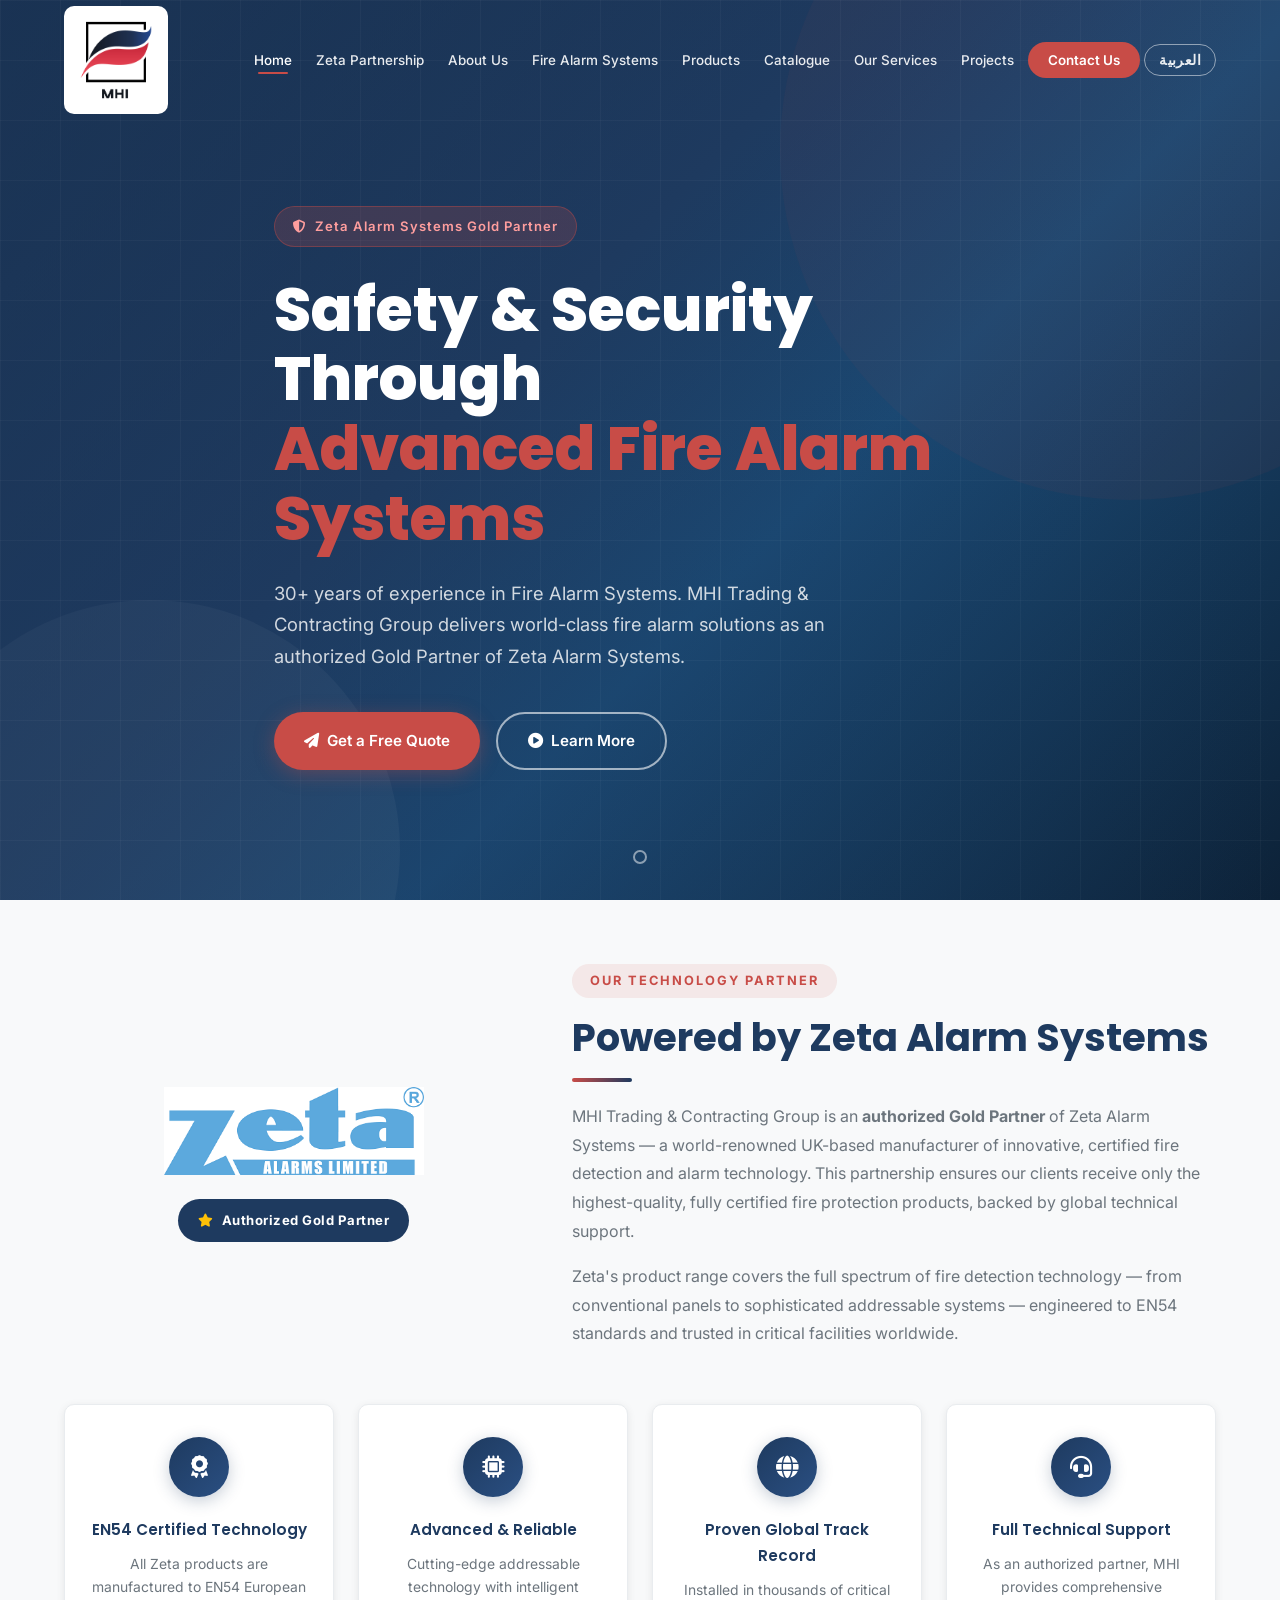
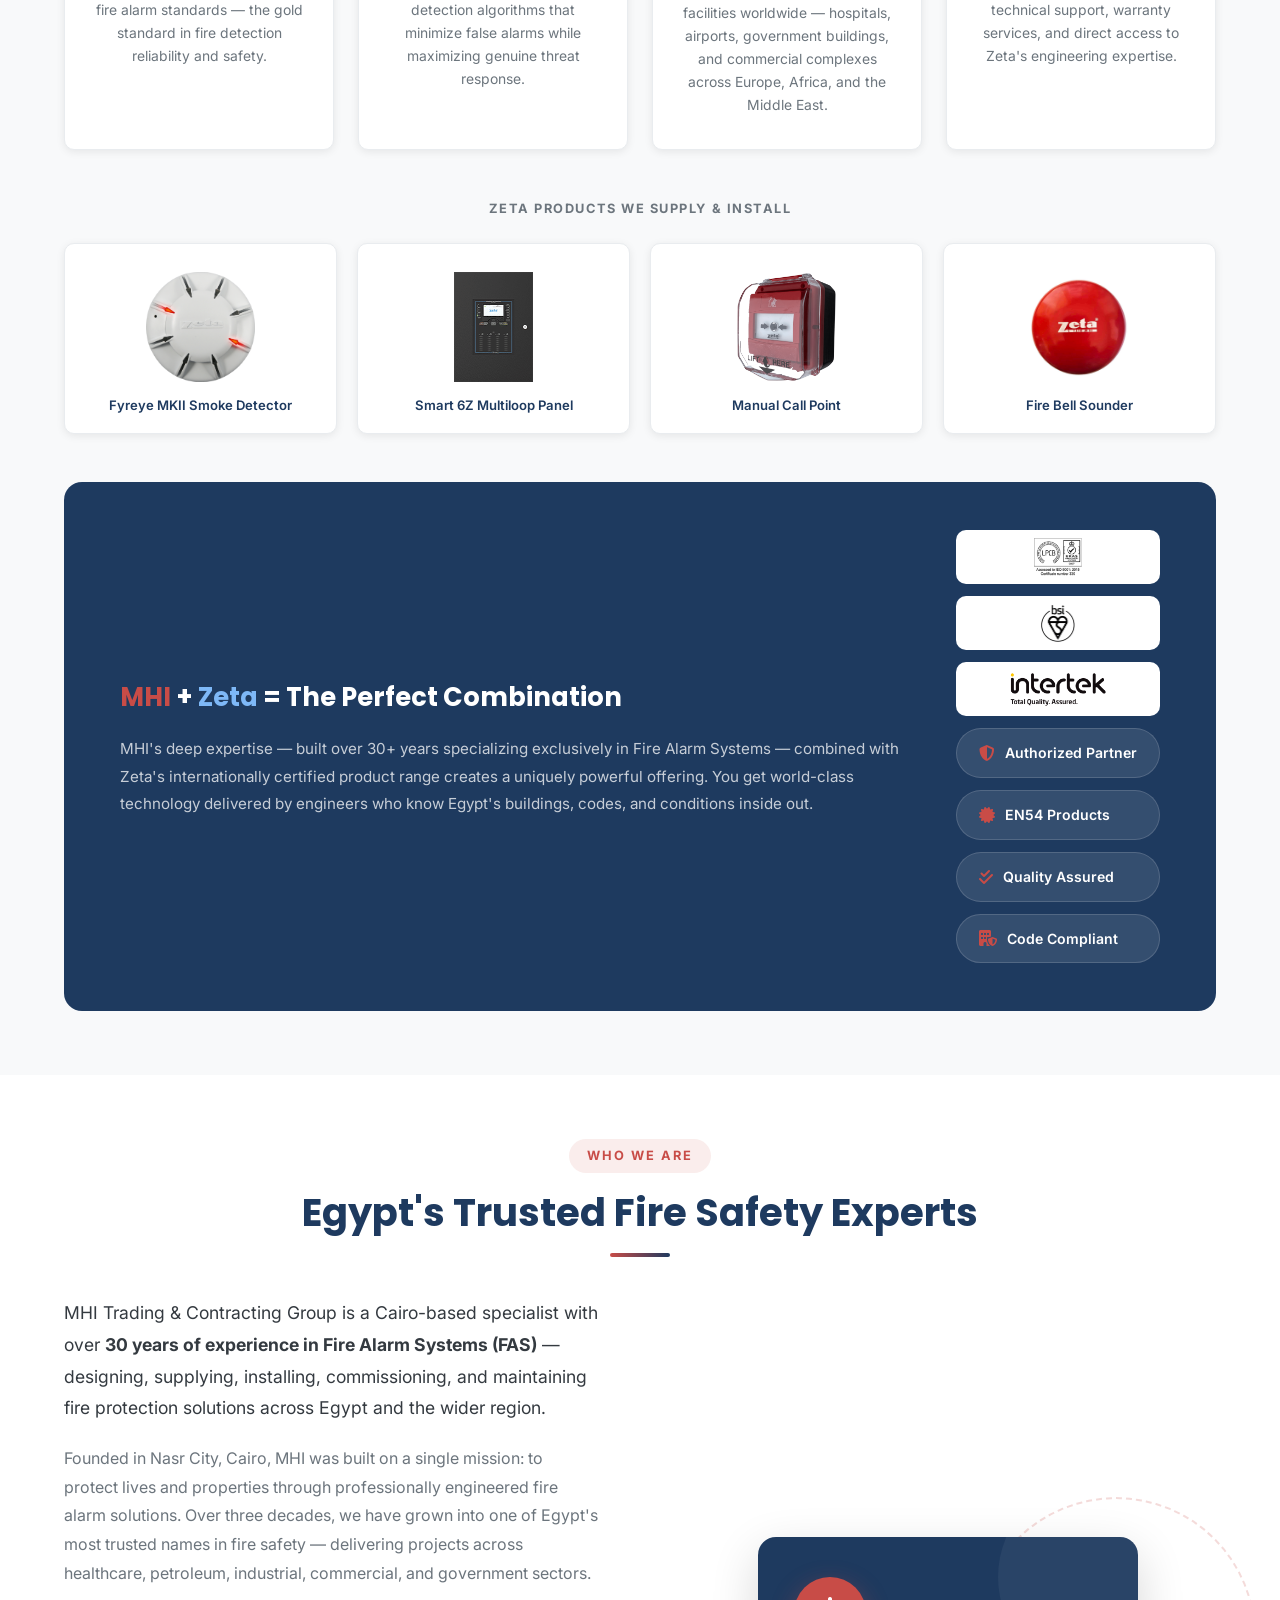
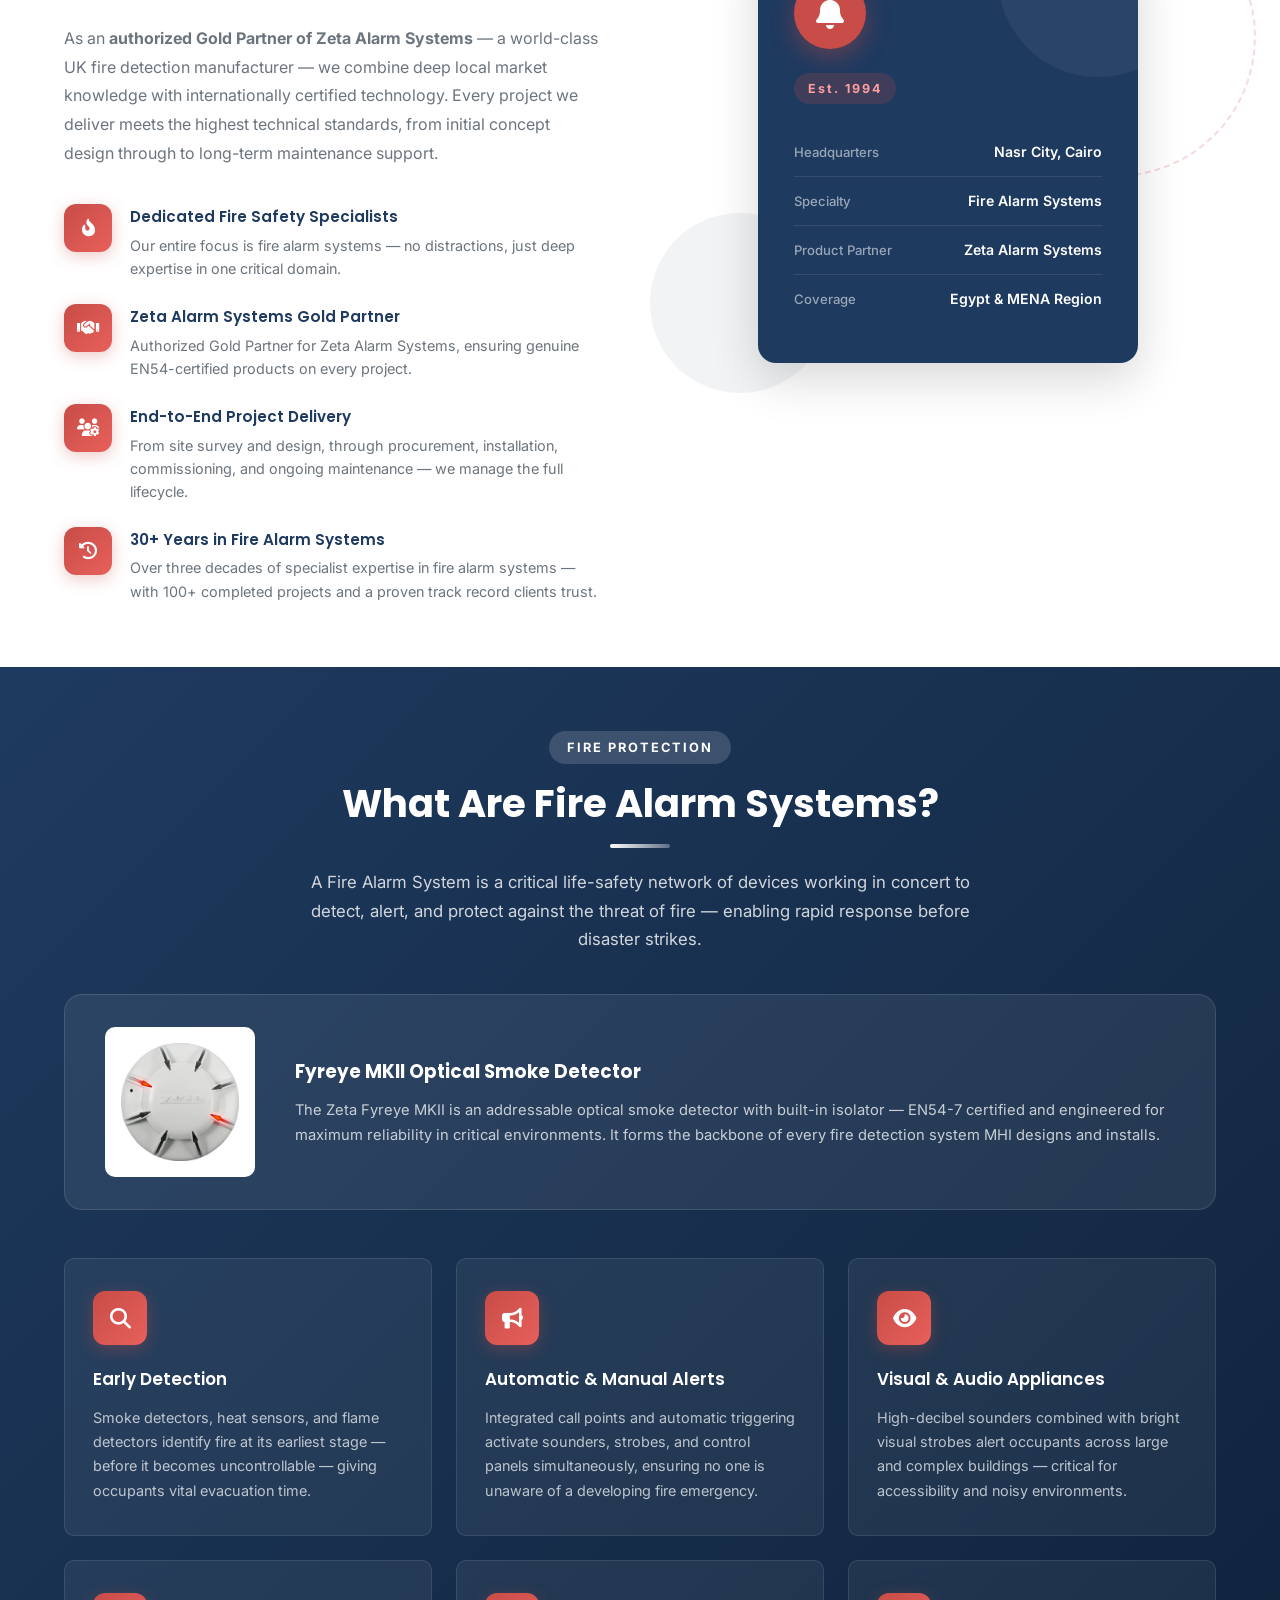
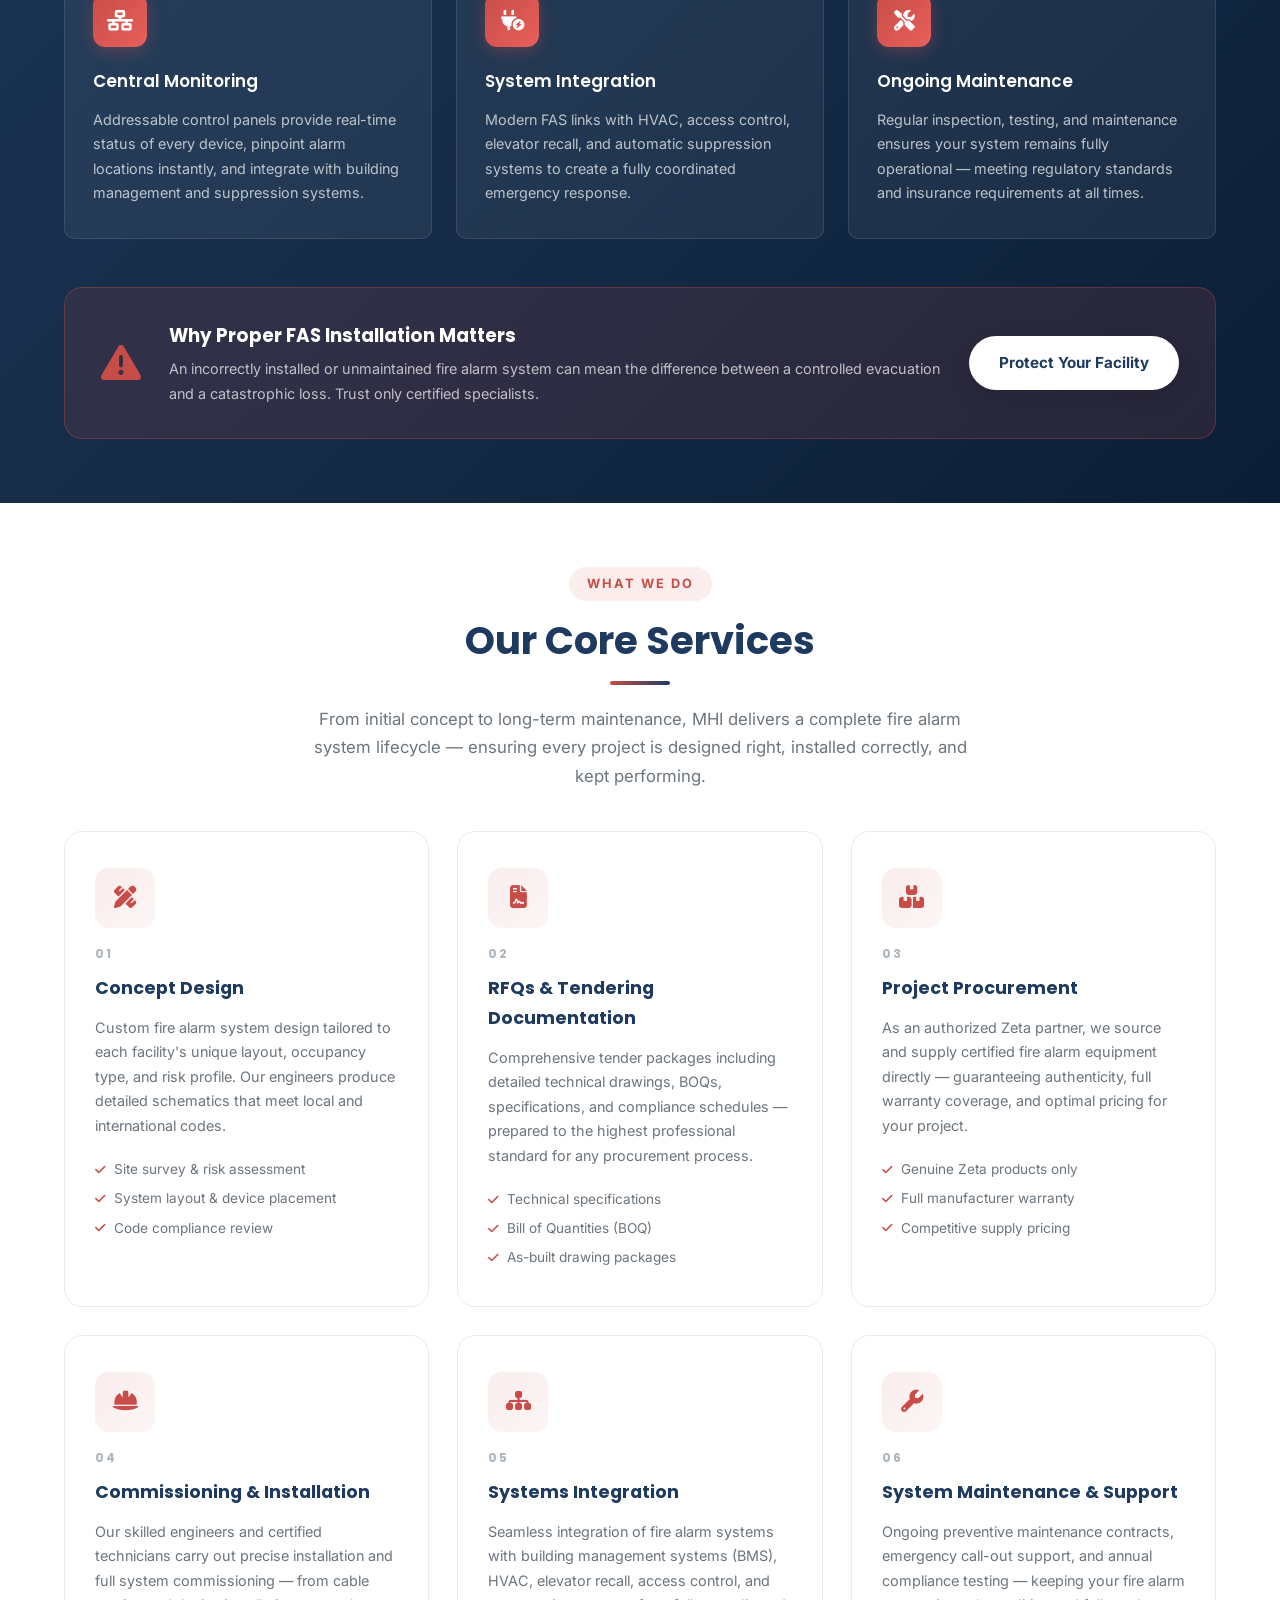
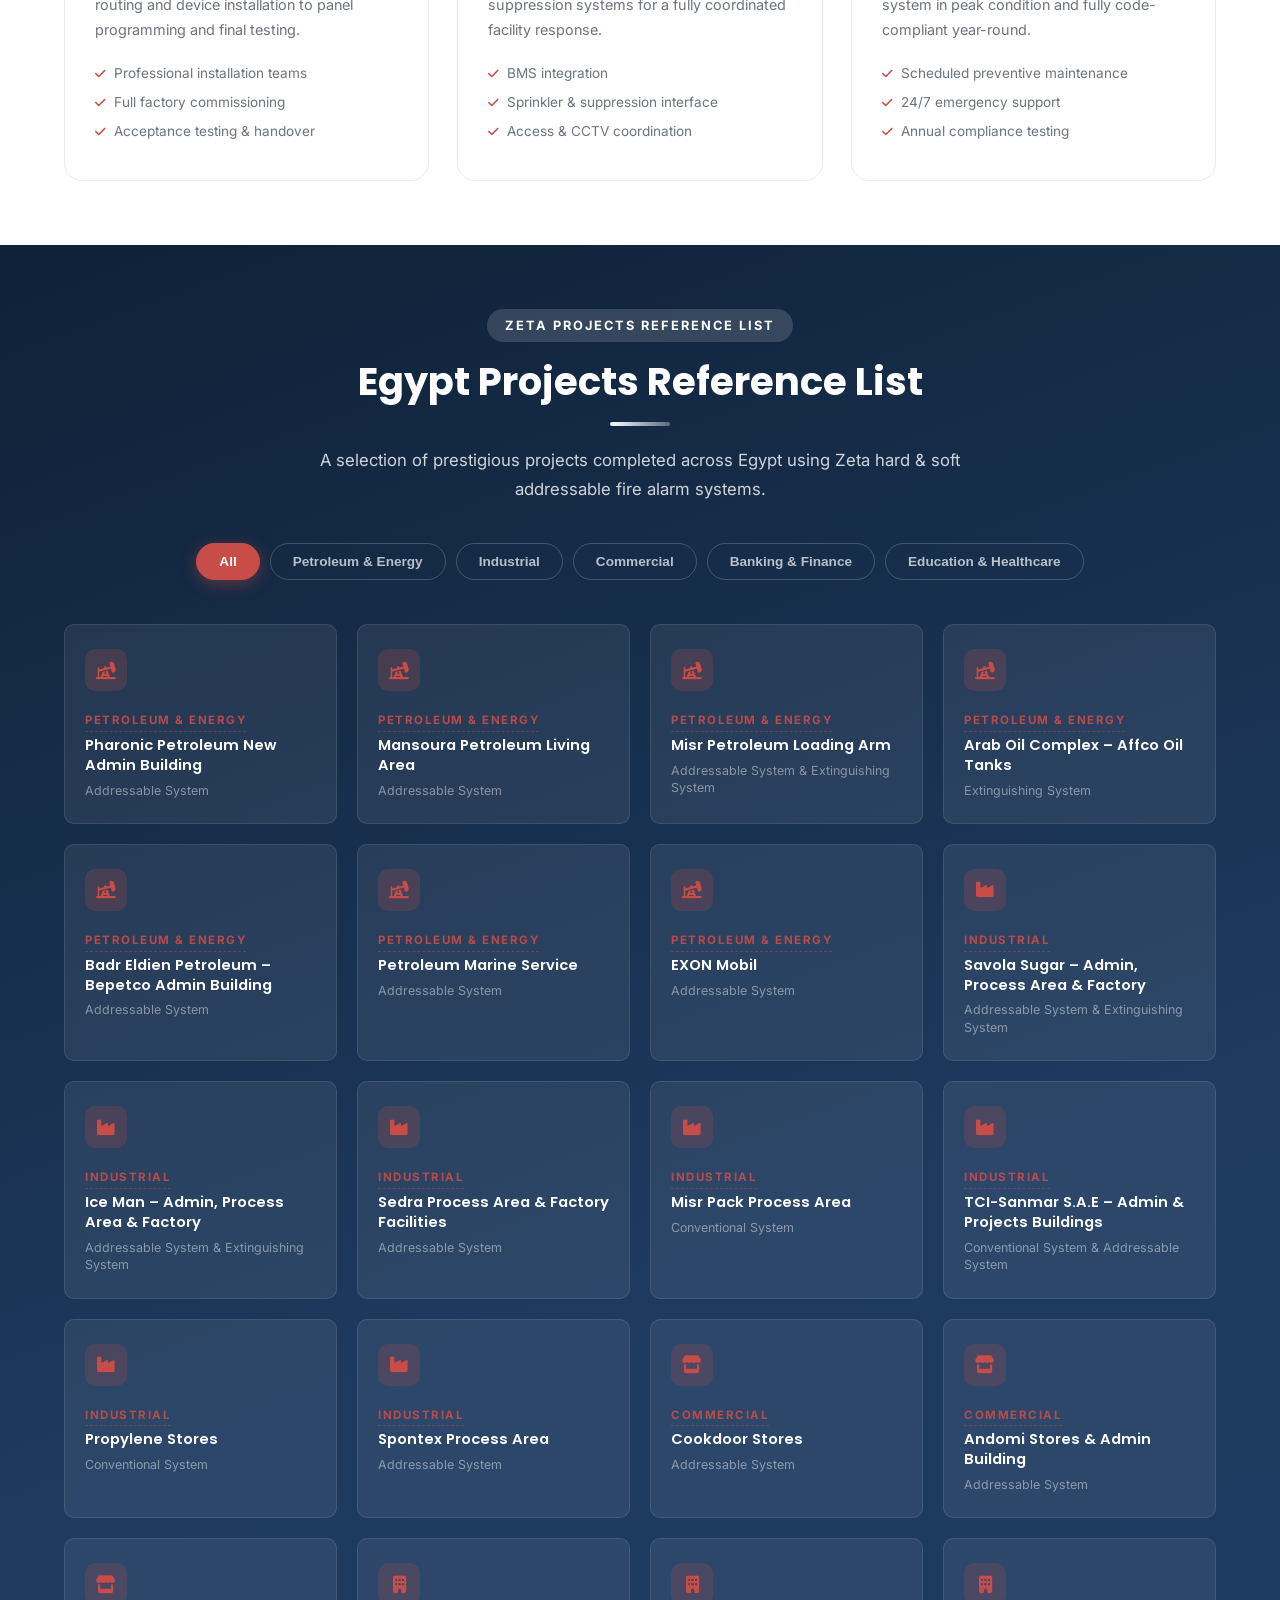
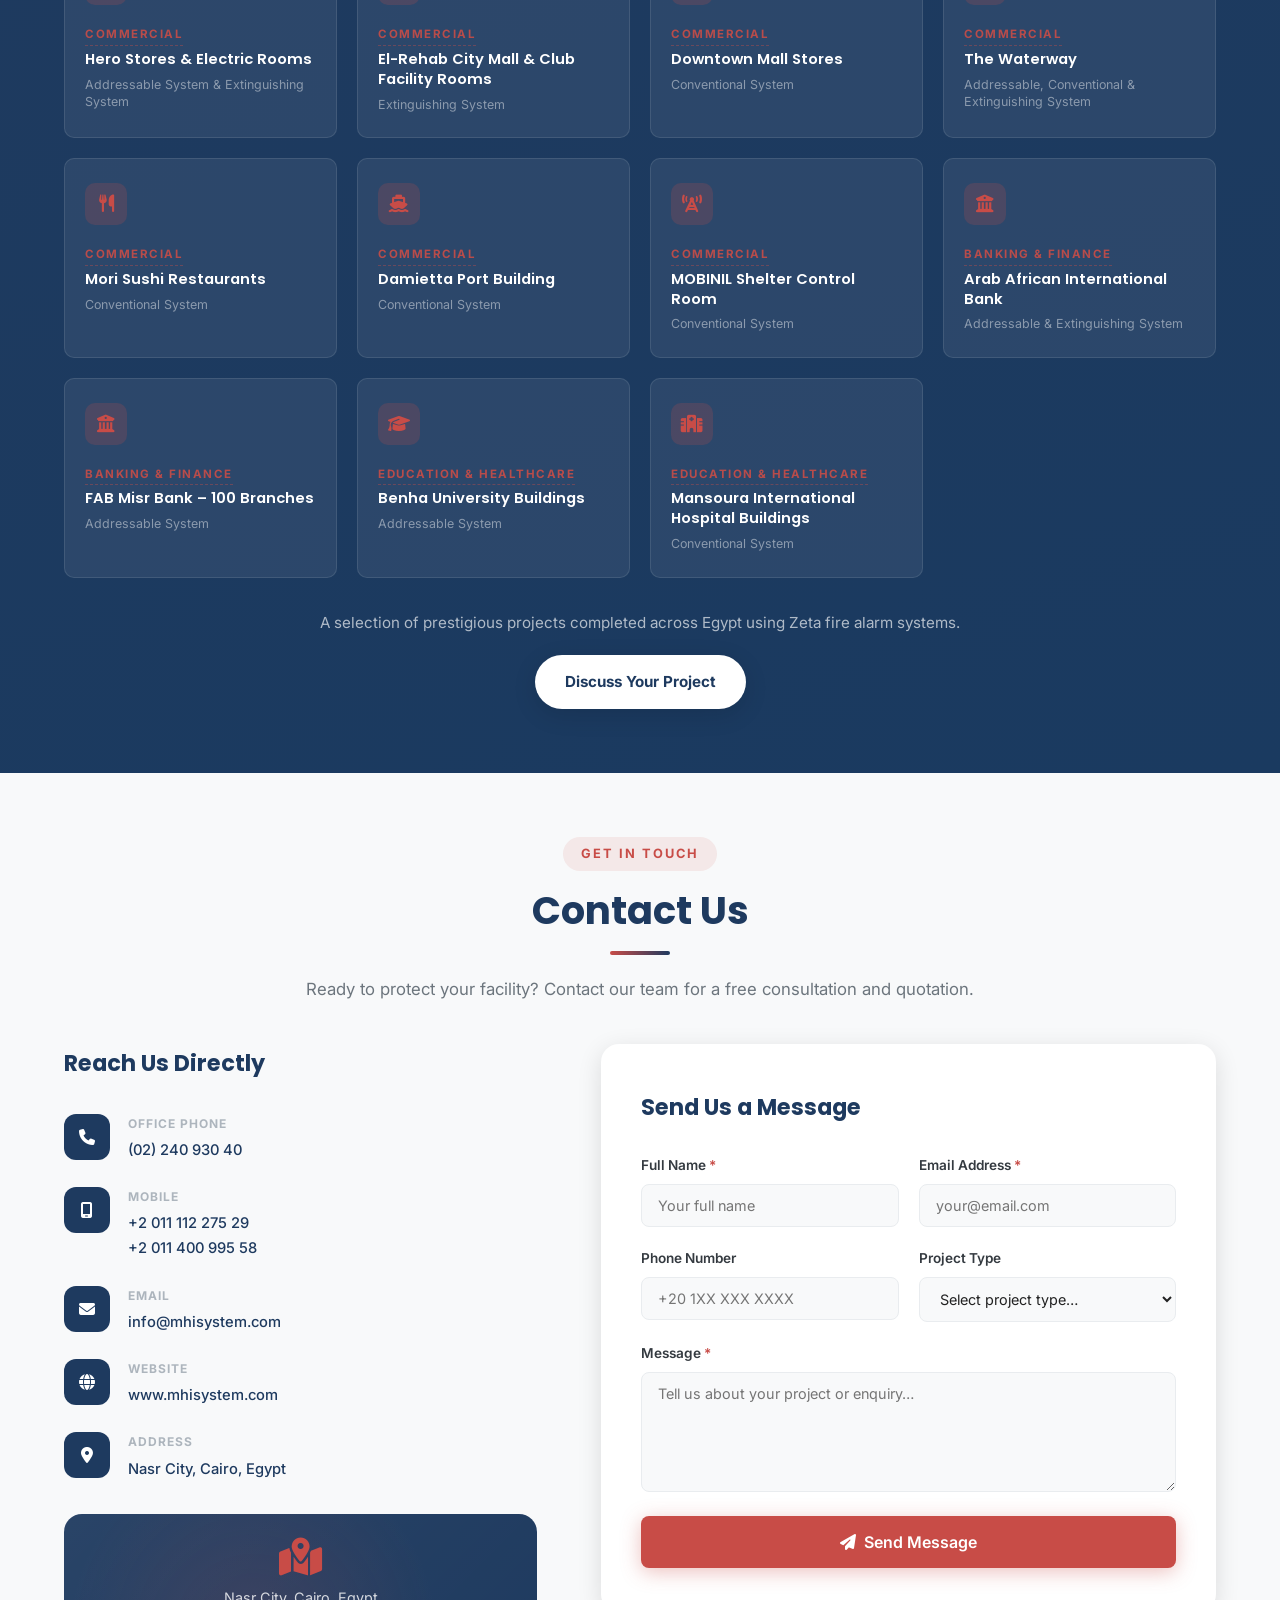
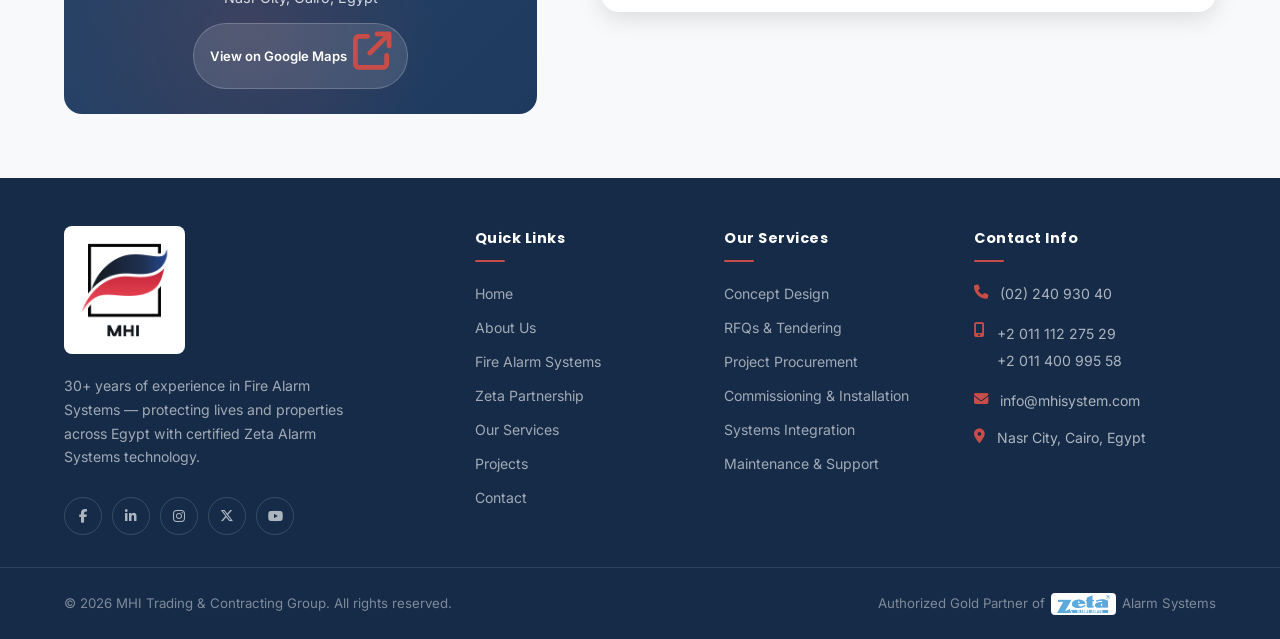
<file: index.html>
<!DOCTYPE html>
<html lang="en">
<head>
  <meta charset="UTF-8" />
  <meta name="viewport" content="width=device-width, initial-scale=1.0" />
  <meta name="description" content="MHI Trading & Contracting Group – Cairo's premier Fire Alarm Systems specialist with 30+ years of experience in Fire Alarm Systems and Gold Partner of Zeta Alarm Systems." />
  <meta name="keywords" content="fire alarm systems, fire safety, Cairo, Egypt, Zeta Alarm Systems, MHI, fire detection, FAS" />
  <title>MHI Trading & Contracting Group | Fire Alarm Systems – Cairo, Egypt</title>

  <!-- Fonts -->
  <link rel="preconnect" href="https://fonts.googleapis.com" />
  <link rel="preconnect" href="https://fonts.gstatic.com" crossorigin />
  <link href="https://fonts.googleapis.com/css2?family=Inter:wght@300;400;500;600;700;800;900&family=Poppins:wght@400;500;600;700;800&display=swap" rel="stylesheet" />

  <!-- Font Awesome -->
  <link rel="stylesheet" href="https://cdnjs.cloudflare.com/ajax/libs/font-awesome/6.5.0/css/all.min.css" />

  <!-- Stylesheet -->
  <link rel="stylesheet" href="css/styles.css" />

  <!-- Google Analytics -->
  <script async src="https://www.googletagmanager.com/gtag/js?id=G-HJ7PJTKDHN"></script>
  <script>window.dataLayer=window.dataLayer||[];function gtag(){dataLayer.push(arguments);}gtag('js',new Date());gtag('config','G-HJ7PJTKDHN');</script>
</head>
<body>

  <!-- ============================================================
       HEADER / NAVIGATION
  ============================================================ -->
  <header class="header" id="header">
    <nav class="navbar container">

      <!-- Logo -->
      <a href="#home" class="logo" aria-label="MHI Home">
        <img src="images/mhi-logo.png" alt="MHI Trading & Contracting Group" class="logo-img" />
      </a>

      <!-- Nav Links -->
      <ul class="nav-links" id="navLinks">
        <li><a href="#home" class="nav-link active">Home</a></li>
        <li><a href="#zeta" class="nav-link">Zeta Partnership</a></li>
        <li><a href="#about" class="nav-link">About Us</a></li>
        <li><a href="#fire-alarm" class="nav-link">Fire Alarm Systems</a></li>
        <li><a href="products.html" class="nav-link">Products</a></li>
        <li><a href="#catalogue" class="nav-link" data-catalog-open>Catalogue</a></li>
        <li><a href="#services" class="nav-link">Our Services</a></li>
        <li><a href="#projects" class="nav-link">Projects</a></li>
        <li><a href="#contact" class="nav-link nav-cta">Contact Us</a></li>
        <li><a href="ar/index.html" class="nav-link lang-switch" aria-label="Arabic version">العربية</a></li>
      </ul>

      <!-- Hamburger -->
      <button class="hamburger" id="hamburger" aria-label="Toggle navigation" aria-expanded="false">
        <span></span><span></span><span></span>
      </button>
    </nav>
  </header>

  <main>

    <!-- ============================================================
         HERO
    ============================================================ -->
    <section id="home" class="hero">
      <div class="hero-bg"></div>
      <div class="hero-overlay"></div>
      <div class="container hero-content">
        <div class="hero-badge">
          <i class="fas fa-shield-halved"></i>
          Zeta Alarm Systems Gold Partner
        </div>
        <h1 class="hero-title">
          Safety &amp; Security Through<br />
          <span class="hero-highlight">Advanced Fire Alarm Systems</span>
        </h1>
        <p class="hero-subtitle">
          30+ years of experience in Fire Alarm Systems. MHI Trading &amp; Contracting Group delivers world-class fire alarm solutions as an authorized Gold Partner of Zeta Alarm Systems.
        </p>
        <div class="hero-actions">
          <a href="#contact" class="btn btn-primary">
            <i class="fas fa-paper-plane"></i> Get a Free Quote
          </a>
          <a href="#about" class="btn btn-outline">
            <i class="fas fa-play-circle"></i> Learn More
          </a>
        </div>
      </div>
      <div class="hero-scroll-indicator">
        <a href="#stats" aria-label="Scroll down">
          <div class="scroll-dot"></div>
        </a>
      </div>
    </section>

    <!-- ============================================================
         ZETA PARTNERSHIP
    ============================================================ -->
    <section id="zeta" class="section zeta">
      <div class="container">
        <div class="zeta-intro">
          <div class="zeta-logo-wrap reveal-left">
            <!-- Zeta Logo -->
            <img src="images/zeta-logo.png" alt="Zeta Alarm Systems" class="zeta-logo-img" />
            <div class="zeta-badge-exclusive">
              <i class="fas fa-star"></i> Authorized Gold Partner
            </div>
          </div>
          <div class="zeta-headline reveal-right">
            <span class="section-tag">Our Technology Partner</span>
            <h2 class="section-title">Powered by Zeta Alarm Systems</h2>
            <div class="section-divider"></div>
            <p>
              MHI Trading &amp; Contracting Group is an <strong>authorized Gold Partner</strong> of Zeta Alarm Systems — a world-renowned UK-based manufacturer of innovative, certified fire detection and alarm technology. This partnership ensures our clients receive only the highest-quality, fully certified fire protection products, backed by global technical support.
            </p>
            <p>
              Zeta's product range covers the full spectrum of fire detection technology — from conventional panels to sophisticated addressable systems — engineered to EN54 standards and trusted in critical facilities worldwide.
            </p>
          </div>
        </div>

        <div class="zeta-advantages">
          <div class="zeta-adv-card reveal-up">
            <div class="zeta-adv-icon"><i class="fas fa-award"></i></div>
            <h4>EN54 Certified Technology</h4>
            <p>All Zeta products are manufactured to EN54 European fire alarm standards — the gold standard in fire detection reliability and safety.</p>
          </div>
          <div class="zeta-adv-card reveal-up" style="--delay:0.1s">
            <div class="zeta-adv-icon"><i class="fas fa-microchip"></i></div>
            <h4>Advanced &amp; Reliable</h4>
            <p>Cutting-edge addressable technology with intelligent detection algorithms that minimize false alarms while maximizing genuine threat response.</p>
          </div>
          <div class="zeta-adv-card reveal-up" style="--delay:0.2s">
            <div class="zeta-adv-icon"><i class="fas fa-globe"></i></div>
            <h4>Proven Global Track Record</h4>
            <p>Installed in thousands of critical facilities worldwide — hospitals, airports, government buildings, and commercial complexes across Europe, Africa, and the Middle East.</p>
          </div>
          <div class="zeta-adv-card reveal-up" style="--delay:0.3s">
            <div class="zeta-adv-icon"><i class="fas fa-headset"></i></div>
            <h4>Full Technical Support</h4>
            <p>As an authorized partner, MHI provides comprehensive technical support, warranty services, and direct access to Zeta's engineering expertise.</p>
          </div>
        </div>

        <div class="zeta-products reveal-up">
          <p class="zeta-products-label">Zeta Products We Supply &amp; Install</p>
          <div class="zeta-products-grid">
            <div class="zeta-product-card">
              <img src="images/smoke-detector.png" alt="Fyreye MKII Optical Smoke Detector" />
              <span>Fyreye MKII Smoke Detector</span>
            </div>
            <div class="zeta-product-card">
              <img src="images/control-panel.png" alt="Smart 6Z Multiloop Control Panel" />
              <span>Smart 6Z Multiloop Panel</span>
            </div>
            <div class="zeta-product-card">
              <img src="images/call-point.png" alt="Manual Call Point" />
              <span>Manual Call Point</span>
            </div>
            <div class="zeta-product-card">
              <img src="images/fire-bell.jpg" alt="Fire Bell Sounder" />
              <span>Fire Bell Sounder</span>
            </div>
          </div>
        </div>

        <div class="zeta-why-block">
          <div class="zeta-why-content">
            <h3><span class="zeta-why-mhi">MHI</span> + <span class="zeta-why-zeta">Zeta</span> = The Perfect Combination</h3>
            <p>MHI's deep expertise — built over 30+ years specializing exclusively in Fire Alarm Systems — combined with Zeta's internationally certified product range creates a uniquely powerful offering. You get world-class technology delivered by engineers who know Egypt's buildings, codes, and conditions inside out.</p>
          </div>
          <div class="zeta-certifications">
            <div class="cert-logo"><img src="images/lpcb.png" alt="LPCB Certified" /></div>
            <div class="cert-logo"><img src="images/bsi.png" alt="BSI Certified" /></div>
            <div class="cert-logo"><img src="images/intertek.png" alt="Intertek Certified" /></div>
            <div class="cert-badge"><i class="fas fa-shield-halved"></i> Authorized Partner</div>
            <div class="cert-badge"><i class="fas fa-certificate"></i> EN54 Products</div>
            <div class="cert-badge"><i class="fas fa-check-double"></i> Quality Assured</div>
            <div class="cert-badge"><i class="fas fa-building-shield"></i> Code Compliant</div>
          </div>
        </div>
      </div>
    </section>

    <!-- ============================================================
         ABOUT US
    ============================================================ -->
    <section id="about" class="section about">
      <div class="container">
        <div class="section-header">
          <span class="section-tag">Who We Are</span>
          <h2 class="section-title">Egypt's Trusted Fire Safety Experts</h2>
          <div class="section-divider"></div>
        </div>

        <div class="about-grid">
          <!-- Left: Content -->
          <div class="about-content reveal-left">
            <p class="about-lead">
              MHI Trading &amp; Contracting Group is a Cairo-based specialist with over <strong>30 years of experience in Fire Alarm Systems (FAS)</strong> — designing, supplying, installing, commissioning, and maintaining fire protection solutions across Egypt and the wider region.
            </p>
            <p class="about-body">
              Founded in Nasr City, Cairo, MHI was built on a single mission: to protect lives and properties through professionally engineered fire alarm solutions. Over three decades, we have grown into one of Egypt's most trusted names in fire safety — delivering projects across healthcare, petroleum, industrial, commercial, and government sectors.
            </p>
            <p class="about-body">
              As an <strong>authorized Gold Partner of Zeta Alarm Systems</strong> — a world-class UK fire detection manufacturer — we combine deep local market knowledge with internationally certified technology. Every project we deliver meets the highest technical standards, from initial concept design through to long-term maintenance support.
            </p>
            <div class="about-points">
              <div class="about-point">
                <div class="about-point-icon">
                  <i class="fas fa-fire-flame-curved"></i>
                </div>
                <div class="about-point-text">
                  <h4>Dedicated Fire Safety Specialists</h4>
                  <p>Our entire focus is fire alarm systems — no distractions, just deep expertise in one critical domain.</p>
                </div>
              </div>
              <div class="about-point">
                <div class="about-point-icon">
                  <i class="fas fa-handshake"></i>
                </div>
                <div class="about-point-text">
                  <h4>Zeta Alarm Systems Gold Partner</h4>
                  <p>Authorized Gold Partner for Zeta Alarm Systems, ensuring genuine EN54-certified products on every project.</p>
                </div>
              </div>
              <div class="about-point">
                <div class="about-point-icon">
                  <i class="fas fa-users-gear"></i>
                </div>
                <div class="about-point-text">
                  <h4>End-to-End Project Delivery</h4>
                  <p>From site survey and design, through procurement, installation, commissioning, and ongoing maintenance — we manage the full lifecycle.</p>
                </div>
              </div>
              <div class="about-point">
                <div class="about-point-icon">
                  <i class="fas fa-clock-rotate-left"></i>
                </div>
                <div class="about-point-text">
                  <h4>30+ Years in Fire Alarm Systems</h4>
                  <p>Over three decades of specialist expertise in fire alarm systems — with 100+ completed projects and a proven track record clients trust.</p>
                </div>
              </div>
            </div>
          </div>

          <!-- Right: Visual -->
          <div class="about-visual reveal-right">
            <div class="about-visual-card">
              <div class="visual-icon-wrap">
                <i class="fas fa-bell"></i>
              </div>
              <div class="visual-badge">Est. 1994</div>
              <div class="visual-lines">
                <div class="visual-line">
                  <span class="vl-label">Headquarters</span>
                  <span class="vl-value">Nasr City, Cairo</span>
                </div>
                <div class="visual-line">
                  <span class="vl-label">Specialty</span>
                  <span class="vl-value">Fire Alarm Systems</span>
                </div>
                <div class="visual-line">
                  <span class="vl-label">Product Partner</span>
                  <span class="vl-value">Zeta Alarm Systems</span>
                </div>
                <div class="visual-line">
                  <span class="vl-label">Coverage</span>
                  <span class="vl-value">Egypt &amp; MENA Region</span>
                </div>
              </div>
            </div>
            <div class="about-deco-circle about-deco-1"></div>
            <div class="about-deco-circle about-deco-2"></div>
          </div>
        </div>
      </div>
    </section>

    <!-- ============================================================
         FIRE ALARM SYSTEMS
    ============================================================ -->
    <section id="fire-alarm" class="section fire-alarm">
      <div class="fire-alarm-bg-layer"></div>
      <div class="container">
        <div class="section-header section-header-light">
          <span class="section-tag section-tag-light">Fire Protection</span>
          <h2 class="section-title section-title-light">What Are Fire Alarm Systems?</h2>
          <div class="section-divider section-divider-light"></div>
          <p class="section-subtitle section-subtitle-light">
            A Fire Alarm System is a critical life-safety network of devices working in concert to detect, alert, and protect against the threat of fire — enabling rapid response before disaster strikes.
          </p>
        </div>

        <div class="fas-product-highlight reveal-up">
          <div class="fas-product-img">
            <img src="images/smoke-detector.png" alt="Fyreye MKII Optical Smoke Detector by Zeta" />
          </div>
          <div class="fas-product-text">
            <h3>Fyreye MKII Optical Smoke Detector</h3>
            <p>The Zeta Fyreye MKII is an addressable optical smoke detector with built-in isolator — EN54-7 certified and engineered for maximum reliability in critical environments. It forms the backbone of every fire detection system MHI designs and installs.</p>
          </div>
        </div>

        <div class="fas-features-grid">
          <div class="fas-feature-card reveal-up">
            <div class="fas-feature-icon">
              <i class="fas fa-magnifying-glass"></i>
            </div>
            <h3>Early Detection</h3>
            <p>Smoke detectors, heat sensors, and flame detectors identify fire at its earliest stage — before it becomes uncontrollable — giving occupants vital evacuation time.</p>
          </div>
          <div class="fas-feature-card reveal-up" style="--delay:0.1s">
            <div class="fas-feature-icon">
              <i class="fas fa-bullhorn"></i>
            </div>
            <h3>Automatic &amp; Manual Alerts</h3>
            <p>Integrated call points and automatic triggering activate sounders, strobes, and control panels simultaneously, ensuring no one is unaware of a developing fire emergency.</p>
          </div>
          <div class="fas-feature-card reveal-up" style="--delay:0.2s">
            <div class="fas-feature-icon">
              <i class="fas fa-eye"></i>
            </div>
            <h3>Visual &amp; Audio Appliances</h3>
            <p>High-decibel sounders combined with bright visual strobes alert occupants across large and complex buildings — critical for accessibility and noisy environments.</p>
          </div>
          <div class="fas-feature-card reveal-up" style="--delay:0.3s">
            <div class="fas-feature-icon">
              <i class="fas fa-network-wired"></i>
            </div>
            <h3>Central Monitoring</h3>
            <p>Addressable control panels provide real-time status of every device, pinpoint alarm locations instantly, and integrate with building management and suppression systems.</p>
          </div>
          <div class="fas-feature-card reveal-up" style="--delay:0.4s">
            <div class="fas-feature-icon">
              <i class="fas fa-plug-circle-bolt"></i>
            </div>
            <h3>System Integration</h3>
            <p>Modern FAS links with HVAC, access control, elevator recall, and automatic suppression systems to create a fully coordinated emergency response.</p>
          </div>
          <div class="fas-feature-card reveal-up" style="--delay:0.5s">
            <div class="fas-feature-icon">
              <i class="fas fa-screwdriver-wrench"></i>
            </div>
            <h3>Ongoing Maintenance</h3>
            <p>Regular inspection, testing, and maintenance ensures your system remains fully operational — meeting regulatory standards and insurance requirements at all times.</p>
          </div>
        </div>

        <div class="fas-cta-block">
          <div class="fas-cta-icon"><i class="fas fa-triangle-exclamation"></i></div>
          <div class="fas-cta-text">
            <h3>Why Proper FAS Installation Matters</h3>
            <p>An incorrectly installed or unmaintained fire alarm system can mean the difference between a controlled evacuation and a catastrophic loss. Trust only certified specialists.</p>
          </div>
          <a href="#contact" class="btn btn-primary-light">Protect Your Facility</a>
        </div>
      </div>
    </section>

    <!-- ============================================================
         OUR SERVICES
    ============================================================ -->
    <section id="services" class="section services">
      <div class="container">
        <div class="section-header">
          <span class="section-tag">What We Do</span>
          <h2 class="section-title">Our Core Services</h2>
          <div class="section-divider"></div>
          <p class="section-subtitle">
            From initial concept to long-term maintenance, MHI delivers a complete fire alarm system lifecycle — ensuring every project is designed right, installed correctly, and kept performing.
          </p>
        </div>

        <div class="services-grid">
          <div class="service-card reveal-up">
            <div class="service-card-icon">
              <i class="fas fa-pencil-ruler"></i>
            </div>
            <div class="service-card-num">01</div>
            <h3>Concept Design</h3>
            <p>Custom fire alarm system design tailored to each facility's unique layout, occupancy type, and risk profile. Our engineers produce detailed schematics that meet local and international codes.</p>
            <ul class="service-list">
              <li><i class="fas fa-check"></i> Site survey &amp; risk assessment</li>
              <li><i class="fas fa-check"></i> System layout &amp; device placement</li>
              <li><i class="fas fa-check"></i> Code compliance review</li>
            </ul>
          </div>

          <div class="service-card reveal-up" style="--delay:0.1s">
            <div class="service-card-icon">
              <i class="fas fa-file-contract"></i>
            </div>
            <div class="service-card-num">02</div>
            <h3>RFQs &amp; Tendering Documentation</h3>
            <p>Comprehensive tender packages including detailed technical drawings, BOQs, specifications, and compliance schedules — prepared to the highest professional standard for any procurement process.</p>
            <ul class="service-list">
              <li><i class="fas fa-check"></i> Technical specifications</li>
              <li><i class="fas fa-check"></i> Bill of Quantities (BOQ)</li>
              <li><i class="fas fa-check"></i> As-built drawing packages</li>
            </ul>
          </div>

          <div class="service-card reveal-up" style="--delay:0.2s">
            <div class="service-card-icon">
              <i class="fas fa-boxes-stacked"></i>
            </div>
            <div class="service-card-num">03</div>
            <h3>Project Procurement</h3>
            <p>As an authorized Zeta partner, we source and supply certified fire alarm equipment directly — guaranteeing authenticity, full warranty coverage, and optimal pricing for your project.</p>
            <ul class="service-list">
              <li><i class="fas fa-check"></i> Genuine Zeta products only</li>
              <li><i class="fas fa-check"></i> Full manufacturer warranty</li>
              <li><i class="fas fa-check"></i> Competitive supply pricing</li>
            </ul>
          </div>

          <div class="service-card reveal-up" style="--delay:0.3s">
            <div class="service-card-icon">
              <i class="fas fa-hard-hat"></i>
            </div>
            <div class="service-card-num">04</div>
            <h3>Commissioning &amp; Installation</h3>
            <p>Our skilled engineers and certified technicians carry out precise installation and full system commissioning — from cable routing and device installation to panel programming and final testing.</p>
            <ul class="service-list">
              <li><i class="fas fa-check"></i> Professional installation teams</li>
              <li><i class="fas fa-check"></i> Full factory commissioning</li>
              <li><i class="fas fa-check"></i> Acceptance testing &amp; handover</li>
            </ul>
          </div>

          <div class="service-card reveal-up" style="--delay:0.4s">
            <div class="service-card-icon">
              <i class="fas fa-sitemap"></i>
            </div>
            <div class="service-card-num">05</div>
            <h3>Systems Integration</h3>
            <p>Seamless integration of fire alarm systems with building management systems (BMS), HVAC, elevator recall, access control, and suppression systems for a fully coordinated facility response.</p>
            <ul class="service-list">
              <li><i class="fas fa-check"></i> BMS integration</li>
              <li><i class="fas fa-check"></i> Sprinkler &amp; suppression interface</li>
              <li><i class="fas fa-check"></i> Access &amp; CCTV coordination</li>
            </ul>
          </div>

          <div class="service-card reveal-up" style="--delay:0.5s">
            <div class="service-card-icon">
              <i class="fas fa-wrench"></i>
            </div>
            <div class="service-card-num">06</div>
            <h3>System Maintenance &amp; Support</h3>
            <p>Ongoing preventive maintenance contracts, emergency call-out support, and annual compliance testing — keeping your fire alarm system in peak condition and fully code-compliant year-round.</p>
            <ul class="service-list">
              <li><i class="fas fa-check"></i> Scheduled preventive maintenance</li>
              <li><i class="fas fa-check"></i> 24/7 emergency support</li>
              <li><i class="fas fa-check"></i> Annual compliance testing</li>
            </ul>
          </div>
        </div>
      </div>
    </section>

    <!-- ============================================================
         PROJECTS
    ============================================================ -->
    <section id="projects" class="section projects">
      <div class="projects-bg-layer"></div>
      <div class="container">
        <div class="section-header section-header-light">
          <span class="section-tag section-tag-light">Zeta Projects Reference List</span>
          <h2 class="section-title section-title-light">Egypt Projects Reference List</h2>
          <div class="section-divider section-divider-light"></div>
          <p class="section-subtitle section-subtitle-light">
            A selection of prestigious projects completed across Egypt using Zeta hard &amp; soft addressable fire alarm systems.
          </p>
        </div>

        <!-- Filter Tabs -->
        <div class="project-filters">
          <button class="filter-btn active" data-filter="all">All</button>
          <button class="filter-btn" data-filter="petroleum">Petroleum &amp; Energy</button>
          <button class="filter-btn" data-filter="industrial">Industrial</button>
          <button class="filter-btn" data-filter="commercial">Commercial</button>
          <button class="filter-btn" data-filter="banking">Banking &amp; Finance</button>
          <button class="filter-btn" data-filter="education">Education &amp; Healthcare</button>
        </div>

        <!-- Projects Grid -->
        <div class="projects-grid" id="projectsGrid">

          <!-- Petroleum & Energy -->
          <div class="project-card" data-category="petroleum">
            <div class="project-card-icon"><i class="fas fa-oil-well"></i></div>
            <div class="project-card-body">
              <span class="project-type">Petroleum &amp; Energy</span>
              <h4>Pharonic Petroleum New Admin Building</h4>
              <p class="project-sys">Addressable System</p>
            </div>
          </div>

          <!-- Petroleum & Energy -->
          <div class="project-card" data-category="petroleum">
            <div class="project-card-icon"><i class="fas fa-oil-well"></i></div>
            <div class="project-card-body">
              <span class="project-type">Petroleum &amp; Energy</span>
              <h4>Mansoura Petroleum Living Area</h4>
              <p class="project-sys">Addressable System</p>
            </div>
          </div>

          <div class="project-card" data-category="petroleum">
            <div class="project-card-icon"><i class="fas fa-oil-well"></i></div>
            <div class="project-card-body">
              <span class="project-type">Petroleum &amp; Energy</span>
              <h4>Misr Petroleum Loading Arm</h4>
              <p class="project-sys">Addressable System &amp; Extinguishing System</p>
            </div>
          </div>

          <div class="project-card" data-category="petroleum">
            <div class="project-card-icon"><i class="fas fa-oil-well"></i></div>
            <div class="project-card-body">
              <span class="project-type">Petroleum &amp; Energy</span>
              <h4>Arab Oil Complex – Affco Oil Tanks</h4>
              <p class="project-sys">Extinguishing System</p>
            </div>
          </div>

          <div class="project-card" data-category="petroleum">
            <div class="project-card-icon"><i class="fas fa-oil-well"></i></div>
            <div class="project-card-body">
              <span class="project-type">Petroleum &amp; Energy</span>
              <h4>Badr Eldien Petroleum – Bepetco Admin Building</h4>
              <p class="project-sys">Addressable System</p>
            </div>
          </div>

          <div class="project-card" data-category="petroleum">
            <div class="project-card-icon"><i class="fas fa-oil-well"></i></div>
            <div class="project-card-body">
              <span class="project-type">Petroleum &amp; Energy</span>
              <h4>Petroleum Marine Service</h4>
              <p class="project-sys">Addressable System</p>
            </div>
          </div>

          <div class="project-card" data-category="petroleum">
            <div class="project-card-icon"><i class="fas fa-oil-well"></i></div>
            <div class="project-card-body">
              <span class="project-type">Petroleum &amp; Energy</span>
              <h4>EXON Mobil</h4>
              <p class="project-sys">Addressable System</p>
            </div>
          </div>

          <!-- Industrial -->
          <div class="project-card" data-category="industrial">
            <div class="project-card-icon"><i class="fas fa-industry"></i></div>
            <div class="project-card-body">
              <span class="project-type">Industrial</span>
              <h4>Savola Sugar – Admin, Process Area &amp; Factory</h4>
              <p class="project-sys">Addressable System &amp; Extinguishing System</p>
            </div>
          </div>

          <div class="project-card" data-category="industrial">
            <div class="project-card-icon"><i class="fas fa-industry"></i></div>
            <div class="project-card-body">
              <span class="project-type">Industrial</span>
              <h4>Ice Man – Admin, Process Area &amp; Factory</h4>
              <p class="project-sys">Addressable System &amp; Extinguishing System</p>
            </div>
          </div>

          <div class="project-card" data-category="industrial">
            <div class="project-card-icon"><i class="fas fa-industry"></i></div>
            <div class="project-card-body">
              <span class="project-type">Industrial</span>
              <h4>Sedra Process Area &amp; Factory Facilities</h4>
              <p class="project-sys">Addressable System</p>
            </div>
          </div>

          <div class="project-card" data-category="industrial">
            <div class="project-card-icon"><i class="fas fa-industry"></i></div>
            <div class="project-card-body">
              <span class="project-type">Industrial</span>
              <h4>Misr Pack Process Area</h4>
              <p class="project-sys">Conventional System</p>
            </div>
          </div>

          <div class="project-card" data-category="industrial">
            <div class="project-card-icon"><i class="fas fa-industry"></i></div>
            <div class="project-card-body">
              <span class="project-type">Industrial</span>
              <h4>TCI-Sanmar S.A.E – Admin &amp; Projects Buildings</h4>
              <p class="project-sys">Conventional System &amp; Addressable System</p>
            </div>
          </div>

          <div class="project-card" data-category="industrial">
            <div class="project-card-icon"><i class="fas fa-industry"></i></div>
            <div class="project-card-body">
              <span class="project-type">Industrial</span>
              <h4>Propylene Stores</h4>
              <p class="project-sys">Conventional System</p>
            </div>
          </div>

          <div class="project-card" data-category="industrial">
            <div class="project-card-icon"><i class="fas fa-industry"></i></div>
            <div class="project-card-body">
              <span class="project-type">Industrial</span>
              <h4>Spontex Process Area</h4>
              <p class="project-sys">Addressable System</p>
            </div>
          </div>

          <!-- Commercial -->
          <div class="project-card" data-category="commercial">
            <div class="project-card-icon"><i class="fas fa-store"></i></div>
            <div class="project-card-body">
              <span class="project-type">Commercial</span>
              <h4>Cookdoor Stores</h4>
              <p class="project-sys">Addressable System</p>
            </div>
          </div>

          <div class="project-card" data-category="commercial">
            <div class="project-card-icon"><i class="fas fa-store"></i></div>
            <div class="project-card-body">
              <span class="project-type">Commercial</span>
              <h4>Andomi Stores &amp; Admin Building</h4>
              <p class="project-sys">Addressable System</p>
            </div>
          </div>

          <div class="project-card" data-category="commercial">
            <div class="project-card-icon"><i class="fas fa-store"></i></div>
            <div class="project-card-body">
              <span class="project-type">Commercial</span>
              <h4>Hero Stores &amp; Electric Rooms</h4>
              <p class="project-sys">Addressable System &amp; Extinguishing System</p>
            </div>
          </div>

          <div class="project-card" data-category="commercial">
            <div class="project-card-icon"><i class="fas fa-building"></i></div>
            <div class="project-card-body">
              <span class="project-type">Commercial</span>
              <h4>El-Rehab City Mall &amp; Club Facility Rooms</h4>
              <p class="project-sys">Extinguishing System</p>
            </div>
          </div>

          <div class="project-card" data-category="commercial">
            <div class="project-card-icon"><i class="fas fa-building"></i></div>
            <div class="project-card-body">
              <span class="project-type">Commercial</span>
              <h4>Downtown Mall Stores</h4>
              <p class="project-sys">Conventional System</p>
            </div>
          </div>

          <div class="project-card" data-category="commercial">
            <div class="project-card-icon"><i class="fas fa-building"></i></div>
            <div class="project-card-body">
              <span class="project-type">Commercial</span>
              <h4>The Waterway</h4>
              <p class="project-sys">Addressable, Conventional &amp; Extinguishing System</p>
            </div>
          </div>

          <div class="project-card" data-category="commercial">
            <div class="project-card-icon"><i class="fas fa-utensils"></i></div>
            <div class="project-card-body">
              <span class="project-type">Commercial</span>
              <h4>Mori Sushi Restaurants</h4>
              <p class="project-sys">Conventional System</p>
            </div>
          </div>

          <div class="project-card" data-category="commercial">
            <div class="project-card-icon"><i class="fas fa-ship"></i></div>
            <div class="project-card-body">
              <span class="project-type">Commercial</span>
              <h4>Damietta Port Building</h4>
              <p class="project-sys">Conventional System</p>
            </div>
          </div>

          <div class="project-card" data-category="commercial">
            <div class="project-card-icon"><i class="fas fa-tower-cell"></i></div>
            <div class="project-card-body">
              <span class="project-type">Commercial</span>
              <h4>MOBINIL Shelter Control Room</h4>
              <p class="project-sys">Conventional System</p>
            </div>
          </div>

          <!-- Banking & Finance -->
          <div class="project-card" data-category="banking">
            <div class="project-card-icon"><i class="fas fa-building-columns"></i></div>
            <div class="project-card-body">
              <span class="project-type">Banking &amp; Finance</span>
              <h4>Arab African International Bank</h4>
              <p class="project-sys">Addressable &amp; Extinguishing System</p>
            </div>
          </div>

          <div class="project-card" data-category="banking">
            <div class="project-card-icon"><i class="fas fa-building-columns"></i></div>
            <div class="project-card-body">
              <span class="project-type">Banking &amp; Finance</span>
              <h4>FAB Misr Bank – 100 Branches</h4>
              <p class="project-sys">Addressable System</p>
            </div>
          </div>

          <!-- Education & Healthcare -->
          <div class="project-card" data-category="education">
            <div class="project-card-icon"><i class="fas fa-graduation-cap"></i></div>
            <div class="project-card-body">
              <span class="project-type">Education &amp; Healthcare</span>
              <h4>Benha University Buildings</h4>
              <p class="project-sys">Addressable System</p>
            </div>
          </div>

          <div class="project-card" data-category="education">
            <div class="project-card-icon"><i class="fas fa-hospital"></i></div>
            <div class="project-card-body">
              <span class="project-type">Education &amp; Healthcare</span>
              <h4>Mansoura International Hospital Buildings</h4>
              <p class="project-sys">Conventional System</p>
            </div>
          </div>

        </div><!-- /projects-grid -->

        <div class="projects-cta">
          <p>A selection of prestigious projects completed across Egypt using Zeta fire alarm systems.</p>
          <a href="#contact" class="btn btn-primary-light">Discuss Your Project</a>
        </div>

      </div>
    </section>

    <!-- ============================================================
         CONTACT
    ============================================================ -->
    <section id="contact" class="section contact">
      <div class="container">
        <div class="section-header">
          <span class="section-tag">Get In Touch</span>
          <h2 class="section-title">Contact Us</h2>
          <div class="section-divider"></div>
          <p class="section-subtitle">
            Ready to protect your facility? Contact our team for a free consultation and quotation.
          </p>
        </div>

        <div class="contact-grid">

          <!-- Contact Info -->
          <div class="contact-info reveal-left">
            <h3>Reach Us Directly</h3>

            <div class="contact-item">
              <div class="contact-item-icon"><i class="fas fa-phone"></i></div>
              <div class="contact-item-body">
                <span class="contact-item-label">Office Phone</span>
                <a href="tel:+20224093040" class="contact-item-value">(02) 240 930 40</a>
              </div>
            </div>

            <div class="contact-item">
              <div class="contact-item-icon"><i class="fas fa-mobile-screen"></i></div>
              <div class="contact-item-body">
                <span class="contact-item-label">Mobile</span>
                <a href="tel:+201111227529" class="contact-item-value">+2 011 112 275 29</a>
                <a href="tel:+201140099558" class="contact-item-value">+2 011 400 995 58</a>
              </div>
            </div>

            <div class="contact-item">
              <div class="contact-item-icon"><i class="fas fa-envelope"></i></div>
              <div class="contact-item-body">
                <span class="contact-item-label">Email</span>
                <a href="mailto:info@mhisystem.com" class="contact-item-value">info@mhisystem.com</a>
              </div>
            </div>

            <div class="contact-item">
              <div class="contact-item-icon"><i class="fas fa-globe"></i></div>
              <div class="contact-item-body">
                <span class="contact-item-label">Website</span>
                <a href="https://www.mhisystem.com" target="_blank" rel="noopener" class="contact-item-value">www.mhisystem.com</a>
              </div>
            </div>

            <div class="contact-item">
              <div class="contact-item-icon"><i class="fas fa-location-dot"></i></div>
              <div class="contact-item-body">
                <span class="contact-item-label">Address</span>
                <span class="contact-item-value">Nasr City, Cairo, Egypt</span>
              </div>
            </div>

            <!-- Map placeholder -->
            <div class="map-placeholder">
              <div class="map-inner">
                <i class="fas fa-map-location-dot"></i>
                <p>Nasr City, Cairo, Egypt</p>
                <a href="https://maps.google.com/?q=Nasr+City,+Cairo,+Egypt" target="_blank" rel="noopener" class="map-link">
                  View on Google Maps <i class="fas fa-external-link"></i>
                </a>
              </div>
            </div>
          </div>

          <!-- Contact Form -->
          <div class="contact-form-wrap reveal-right">
            <form class="contact-form" id="contactForm" novalidate>
              <input type="hidden" name="access_key" value="a216b57f-4d25-4ff0-a7a1-caee9b956564" />
              <input type="hidden" name="subject" value="New Enquiry — MHI Website" />
              <input type="hidden" name="from_name" value="MHI Website" />
              <input type="hidden" name="redirect" value="false" />
              <h3>Send Us a Message</h3>

              <div class="form-row">
                <div class="form-group">
                  <label for="name">Full Name <span class="req">*</span></label>
                  <input type="text" id="name" name="name" placeholder="Your full name" required />
                </div>
                <div class="form-group">
                  <label for="email">Email Address <span class="req">*</span></label>
                  <input type="email" id="email" name="email" placeholder="your@email.com" required />
                </div>
              </div>

              <div class="form-row">
                <div class="form-group">
                  <label for="phone">Phone Number</label>
                  <input type="tel" id="phone" name="phone" placeholder="+20 1XX XXX XXXX" />
                </div>
                <div class="form-group">
                  <label for="project-type">Project Type</label>
                  <select id="project-type" name="project_type">
                    <option value="">Select project type…</option>
                    <option value="healthcare">Healthcare / Hospital</option>
                    <option value="commercial">Commercial / Mall</option>
                    <option value="government">Government / Institutional</option>
                    <option value="education">Education / University</option>
                    <option value="hospitality">Hotel / Hospitality</option>
                    <option value="industrial">Industrial / Warehouse</option>
                    <option value="residential">Residential Complex</option>
                    <option value="other">Other</option>
                  </select>
                </div>
              </div>

              <div class="form-group">
                <label for="message">Message <span class="req">*</span></label>
                <textarea id="message" name="message" rows="5" placeholder="Tell us about your project or enquiry…" required></textarea>
              </div>

              <button type="submit" class="btn btn-primary btn-submit">
                <i class="fas fa-paper-plane"></i> Send Message
              </button>

              <div class="form-success" id="formSuccess" style="display:none">
                <i class="fas fa-circle-check"></i>
                <span>Thank you! We'll be in touch within 24 hours.</span>
              </div>
            </form>
          </div>

        </div>
      </div>
    </section>

  </main>

  <!-- ============================================================
       FOOTER
  ============================================================ -->
  <footer class="footer">
    <div class="footer-top">
      <div class="container footer-top-grid">

        <!-- Brand -->
        <div class="footer-brand">
          <img src="images/mhi-logo.png" alt="MHI Trading & Contracting Group" class="footer-logo-img" />
          <p class="footer-brand-desc">30+ years of experience in Fire Alarm Systems — protecting lives and properties across Egypt with certified Zeta Alarm Systems technology.</p>
          <div class="footer-social">
            <a href="#" aria-label="Facebook" class="social-link"><i class="fab fa-facebook-f"></i></a>
            <a href="#" aria-label="LinkedIn" class="social-link"><i class="fab fa-linkedin-in"></i></a>
            <a href="#" aria-label="Instagram" class="social-link"><i class="fab fa-instagram"></i></a>
            <a href="#" aria-label="Twitter" class="social-link"><i class="fab fa-x-twitter"></i></a>
            <a href="#" aria-label="YouTube" class="social-link"><i class="fab fa-youtube"></i></a>
          </div>
        </div>

        <!-- Quick Links -->
        <div class="footer-col">
          <h4 class="footer-col-title">Quick Links</h4>
          <ul class="footer-links">
            <li><a href="#home">Home</a></li>
            <li><a href="#about">About Us</a></li>
            <li><a href="#fire-alarm">Fire Alarm Systems</a></li>
            <li><a href="#zeta">Zeta Partnership</a></li>
            <li><a href="#services">Our Services</a></li>
            <li><a href="#projects">Projects</a></li>
            <li><a href="#contact">Contact</a></li>
          </ul>
        </div>

        <!-- Services -->
        <div class="footer-col">
          <h4 class="footer-col-title">Our Services</h4>
          <ul class="footer-links">
            <li><a href="#services">Concept Design</a></li>
            <li><a href="#services">RFQs &amp; Tendering</a></li>
            <li><a href="#services">Project Procurement</a></li>
            <li><a href="#services">Commissioning &amp; Installation</a></li>
            <li><a href="#services">Systems Integration</a></li>
            <li><a href="#services">Maintenance &amp; Support</a></li>
          </ul>
        </div>

        <!-- Contact -->
        <div class="footer-col">
          <h4 class="footer-col-title">Contact Info</h4>
          <ul class="footer-contact-list">
            <li>
              <i class="fas fa-phone"></i>
              <a href="tel:+20224093040">(02) 240 930 40</a>
            </li>
            <li>
              <i class="fas fa-mobile-screen"></i>
              <div>
                <a href="tel:+201111227529">+2 011 112 275 29</a><br />
                <a href="tel:+201140099558">+2 011 400 995 58</a>
              </div>
            </li>
            <li>
              <i class="fas fa-envelope"></i>
              <a href="mailto:info@mhisystem.com">info@mhisystem.com</a>
            </li>
            <li>
              <i class="fas fa-location-dot"></i>
              <span>Nasr City, Cairo, Egypt</span>
            </li>
          </ul>
        </div>

      </div>
    </div>

    <div class="footer-bottom">
      <div class="container footer-bottom-inner">
        <p>&copy; <span id="currentYear"></span> MHI Trading &amp; Contracting Group. All rights reserved.</p>
        <p class="footer-partner-note">
          Authorized Gold Partner of
          <img src="images/zeta-logo.png" alt="Zeta" class="footer-zeta-logo" />
          Alarm Systems
        </p>
      </div>
    </div>
  </footer>

  <!-- Catalogue download popup -->
  <div class="catalog-modal" id="catalogModal" role="dialog" aria-modal="true" aria-labelledby="catalogTitle" aria-hidden="true">
    <div class="catalog-box">
      <button type="button" class="catalog-close" aria-label="Close">&times;</button>

      <div class="catalog-head">
        <div class="catalog-icon"><i class="fas fa-file-pdf"></i></div>
        <h3 id="catalogTitle">Zeta Product Catalogue</h3>
        <p>The complete range of fire alarm systems, detectors and accessories</p>
      </div>

      <div class="catalog-body" id="catalogStepForm">
        <form id="catalogForm" novalidate data-error-msg="Sorry, something went wrong. Please try again or email us at info@mhisystem.com" data-site-lang="en">
          <input type="hidden" name="access_key" value="a216b57f-4d25-4ff0-a7a1-caee9b956564" />
          <input type="hidden" name="subject" value="Catalogue Download — MHI Website" />
          <input type="hidden" name="from_name" value="MHI Website" />
          <input type="hidden" name="redirect" value="false" />
          <input type="text" name="website" class="hp" tabindex="-1" autocomplete="off" aria-hidden="true" />

          <div class="catalog-label">Choose catalogue language</div>
          <div class="catalog-langs">
            <label class="catalog-lang">
              <input type="radio" name="language" value="en" data-file="catalog/Zeta-Product-Catalogue-English.pdf" checked />
              <span class="catalog-lang-card">
                <span class="catalog-lang-name">English</span>
                <span class="catalog-lang-sub">PDF · 23 MB</span>
              </span>
            </label>
            <label class="catalog-lang">
              <input type="radio" name="language" value="ar" data-file="catalog/Zeta-Product-Catalogue-Arabic.pdf" />
              <span class="catalog-lang-card">
                <span class="catalog-lang-name">العربية</span>
                <span class="catalog-lang-sub">PDF · 24 MB</span>
              </span>
            </label>
          </div>

          <label class="catalog-label" for="catalogEmail">Email address</label>
          <input type="email" id="catalogEmail" name="email" class="catalog-input" placeholder="name@company.com" autocomplete="email" required />
          <div class="catalog-error" id="catalogError">Please enter a valid email address.</div>

          <button type="submit" class="catalog-submit"><i class="fas fa-download"></i> <span>Download Catalogue</span></button>
          <p class="catalog-privacy"><i class="fas fa-lock"></i> We respect your privacy and will not share your email.</p>
        </form>
      </div>

      <div class="catalog-body catalog-done" id="catalogStepDownload" hidden>
        <div class="catalog-check"><i class="fas fa-check"></i></div>
        <h4>Thank you!</h4>
        <p>Your catalogue download has started.</p>
        <a class="catalog-retry" id="catalogRetry" href="#" download>Didn't start? Click here</a>
        <button type="button" class="catalog-submit catalog-finish">Close</button>
      </div>
    </div>
  </div>

  <!-- Back to Top -->
  <button class="back-to-top" id="backToTop" aria-label="Back to top">
    <i class="fas fa-chevron-up"></i>
  </button>

  <script src="js/main.js"></script>
</body>
</html>
</file>
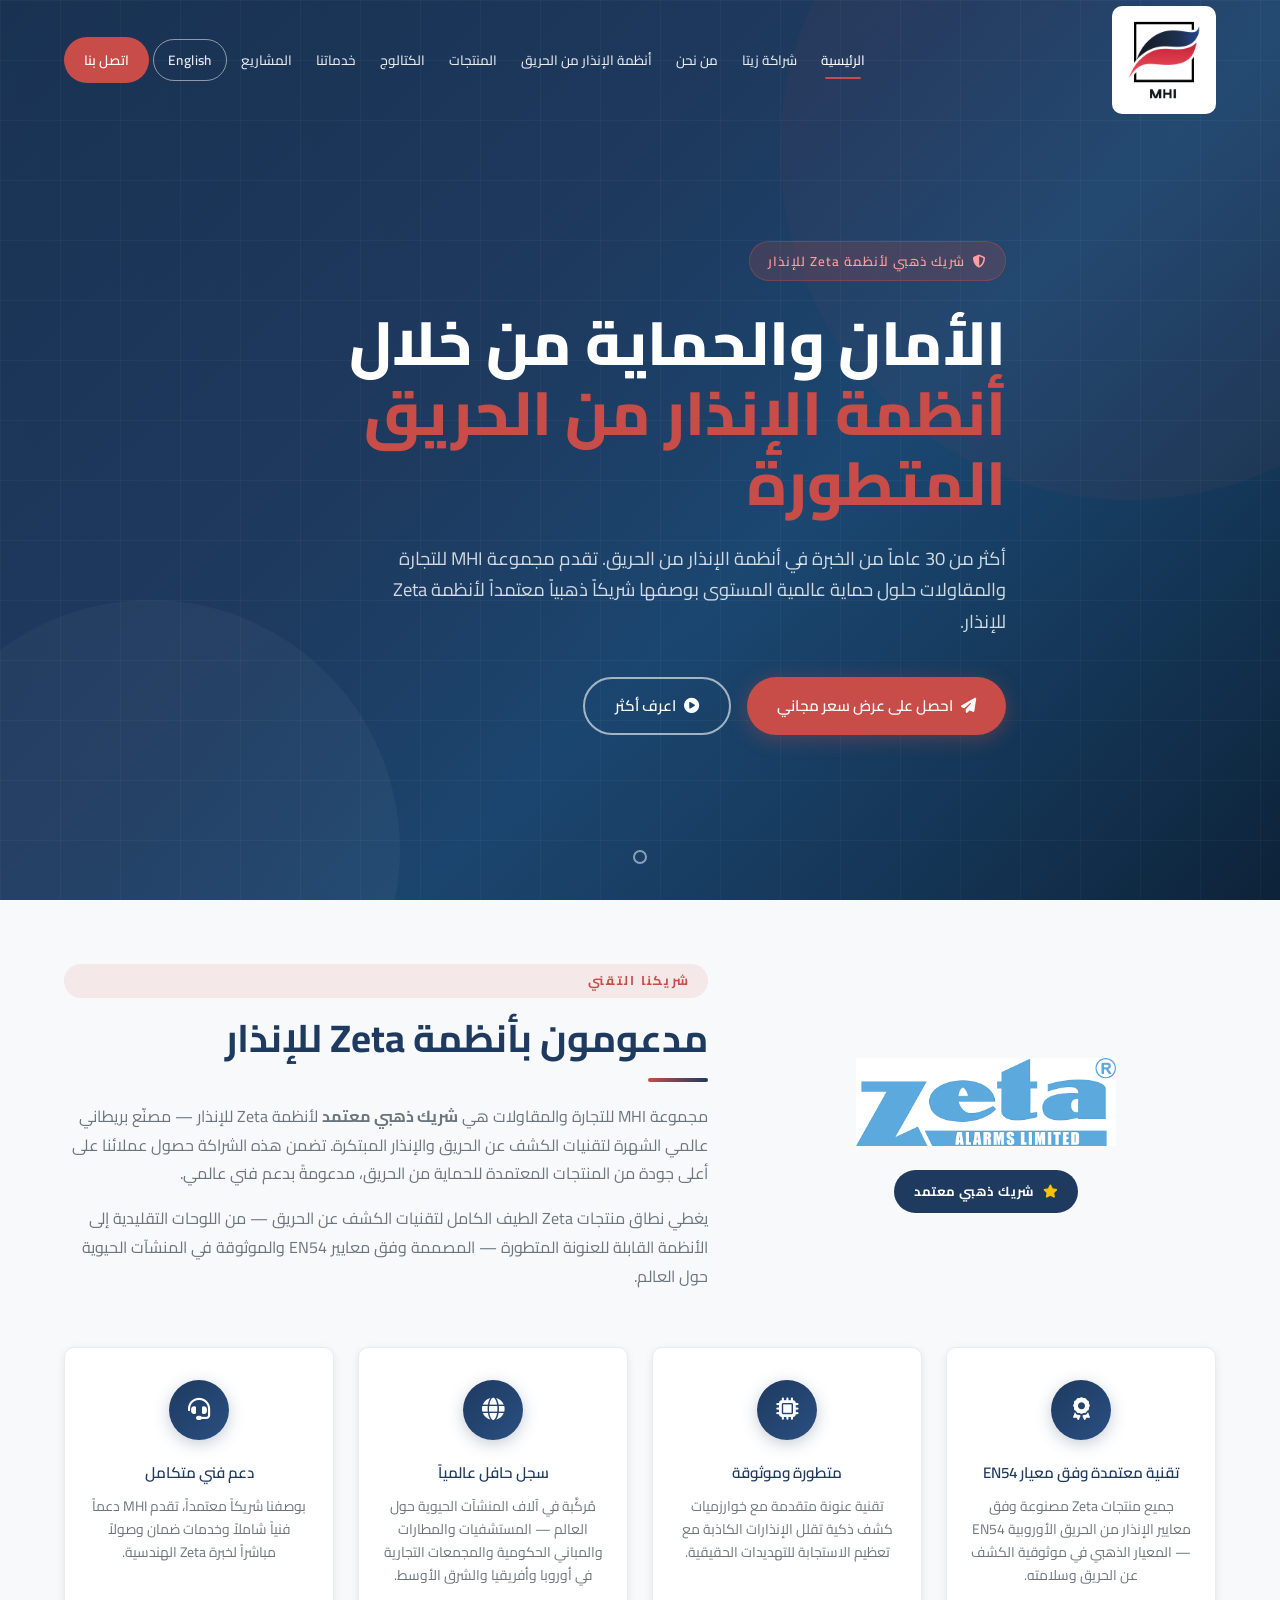
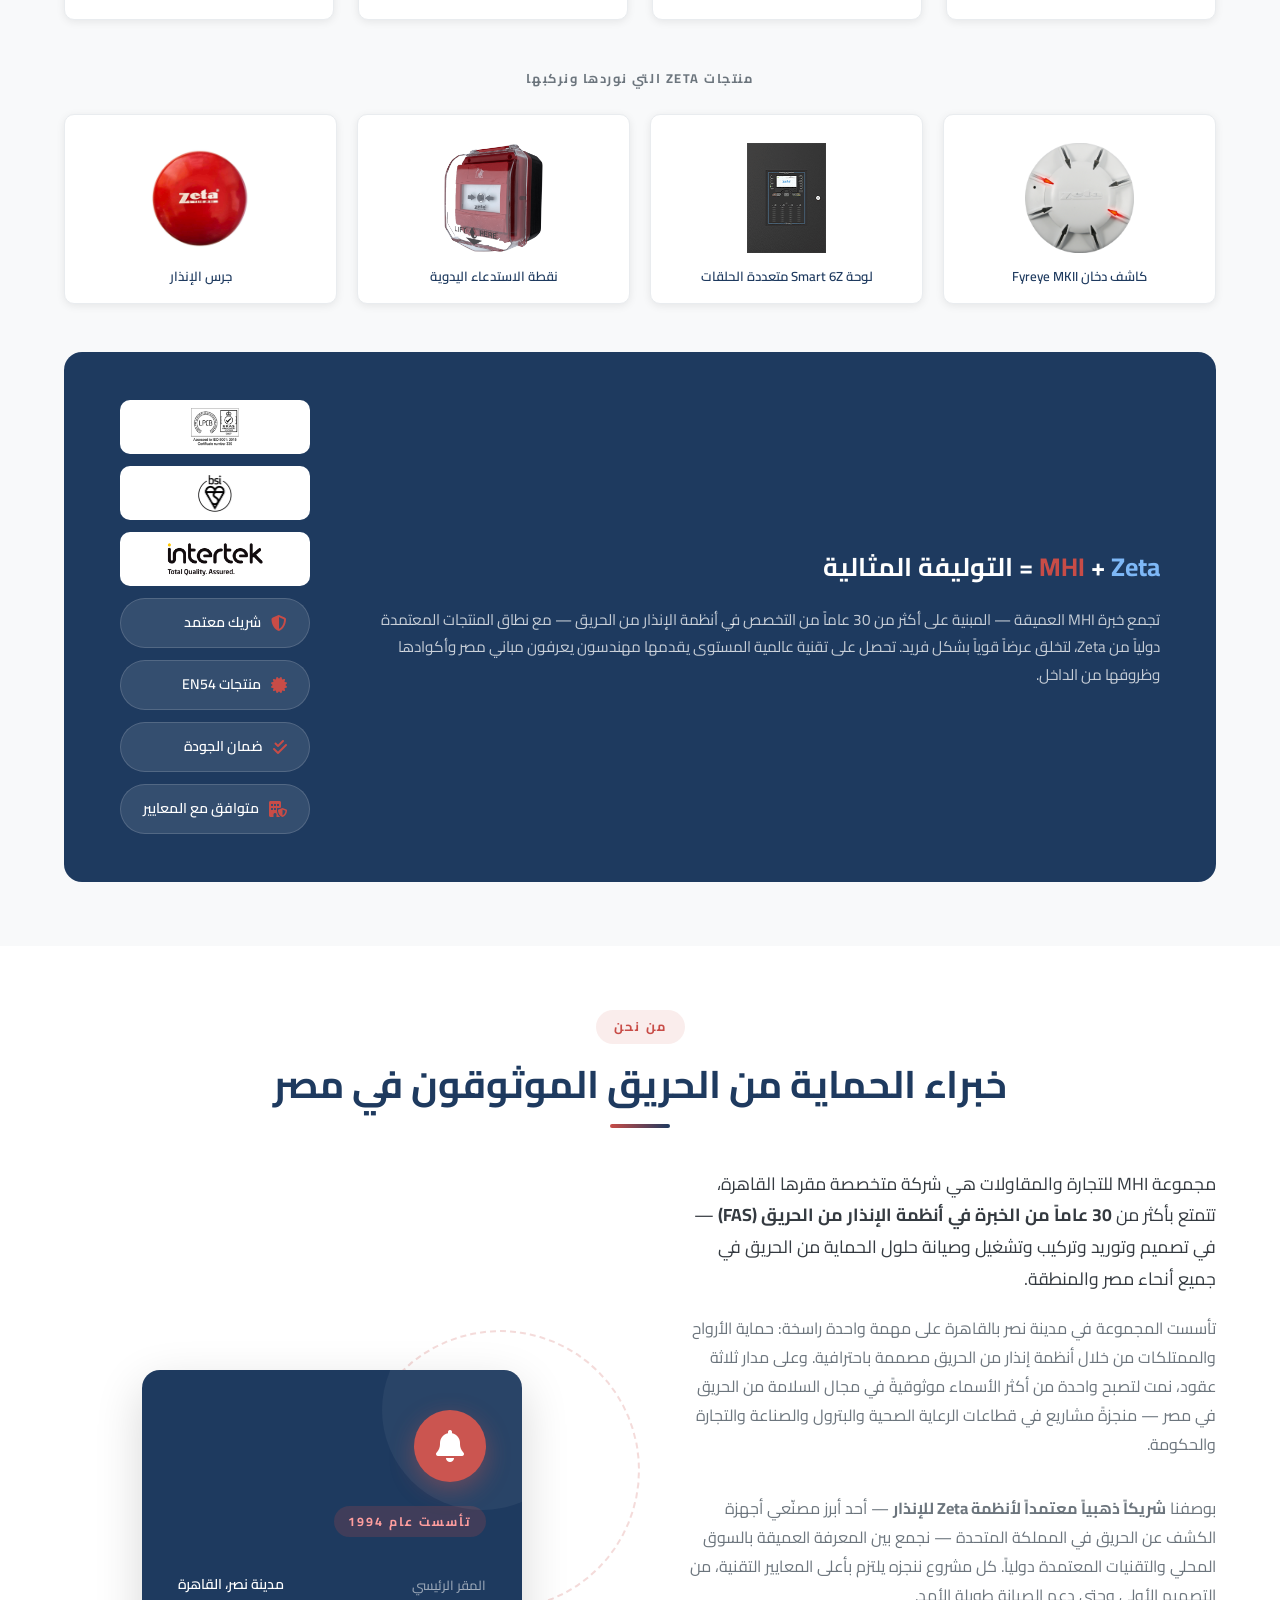
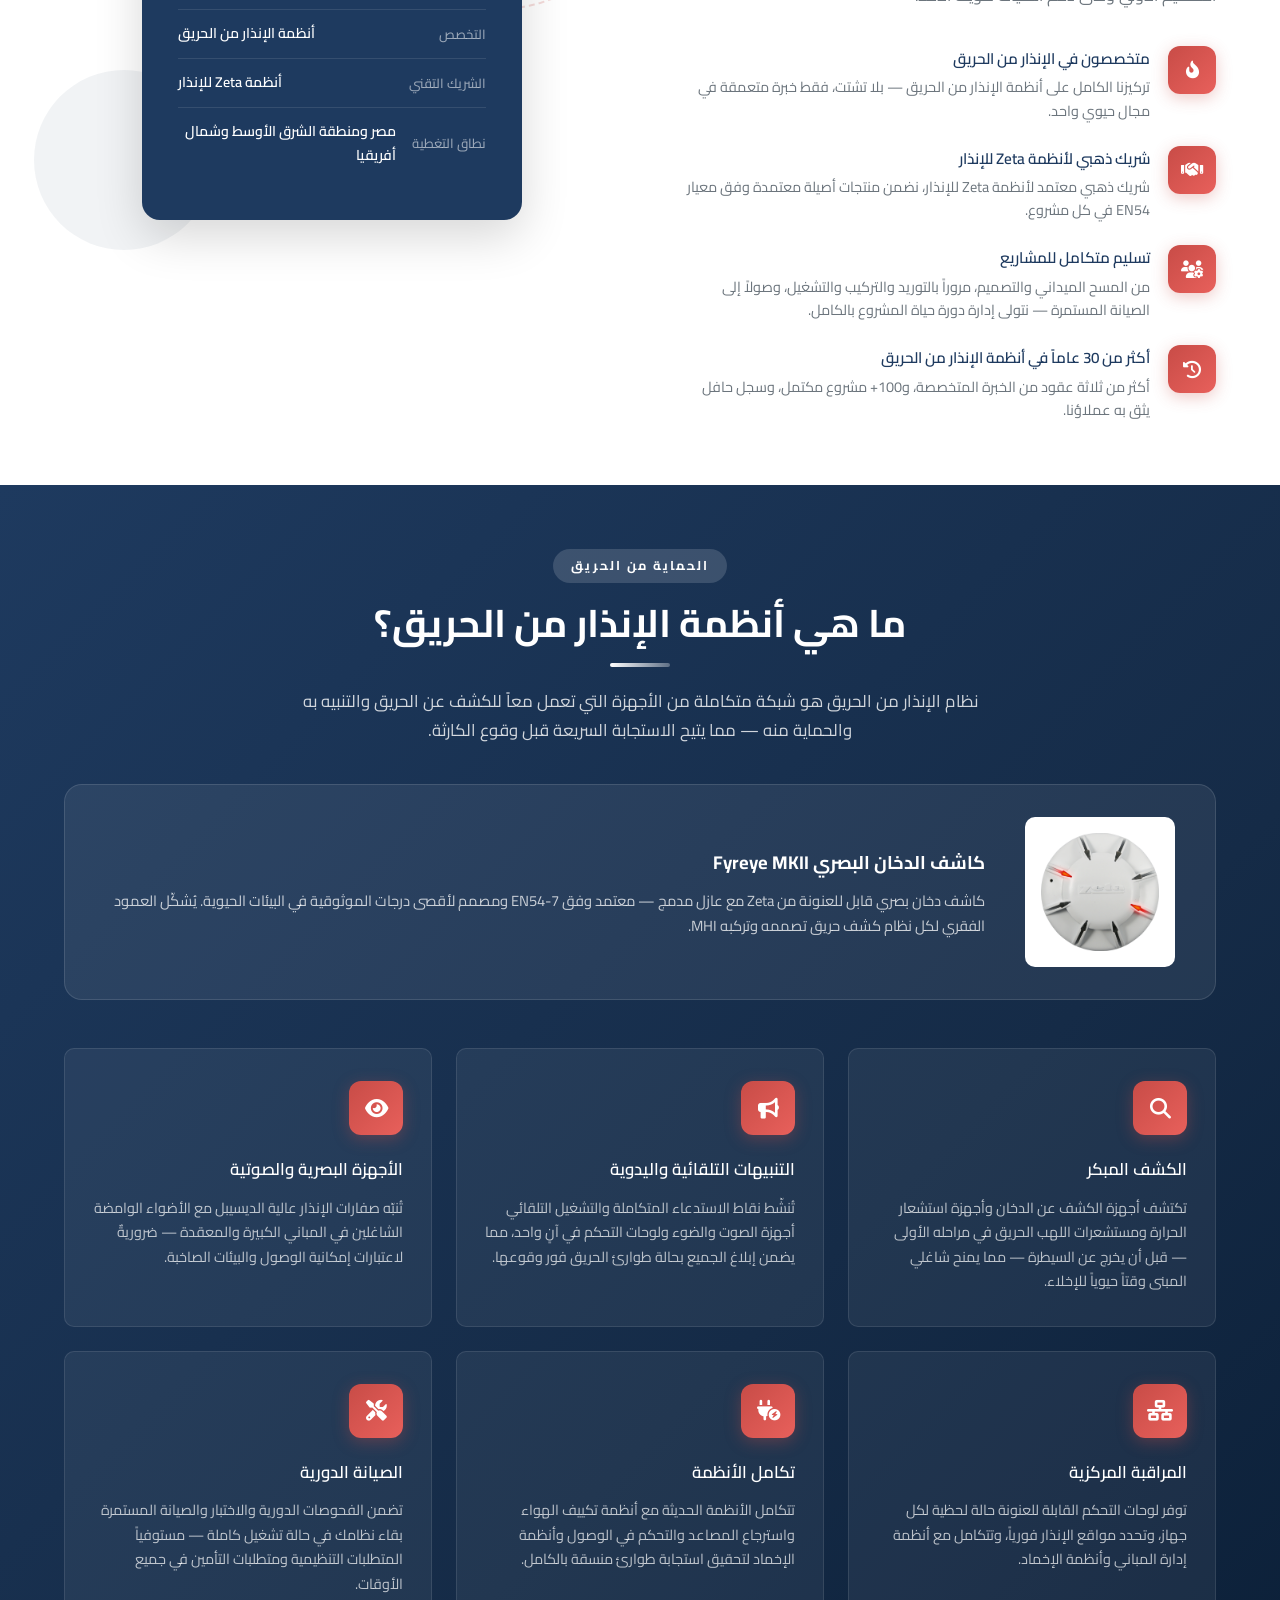
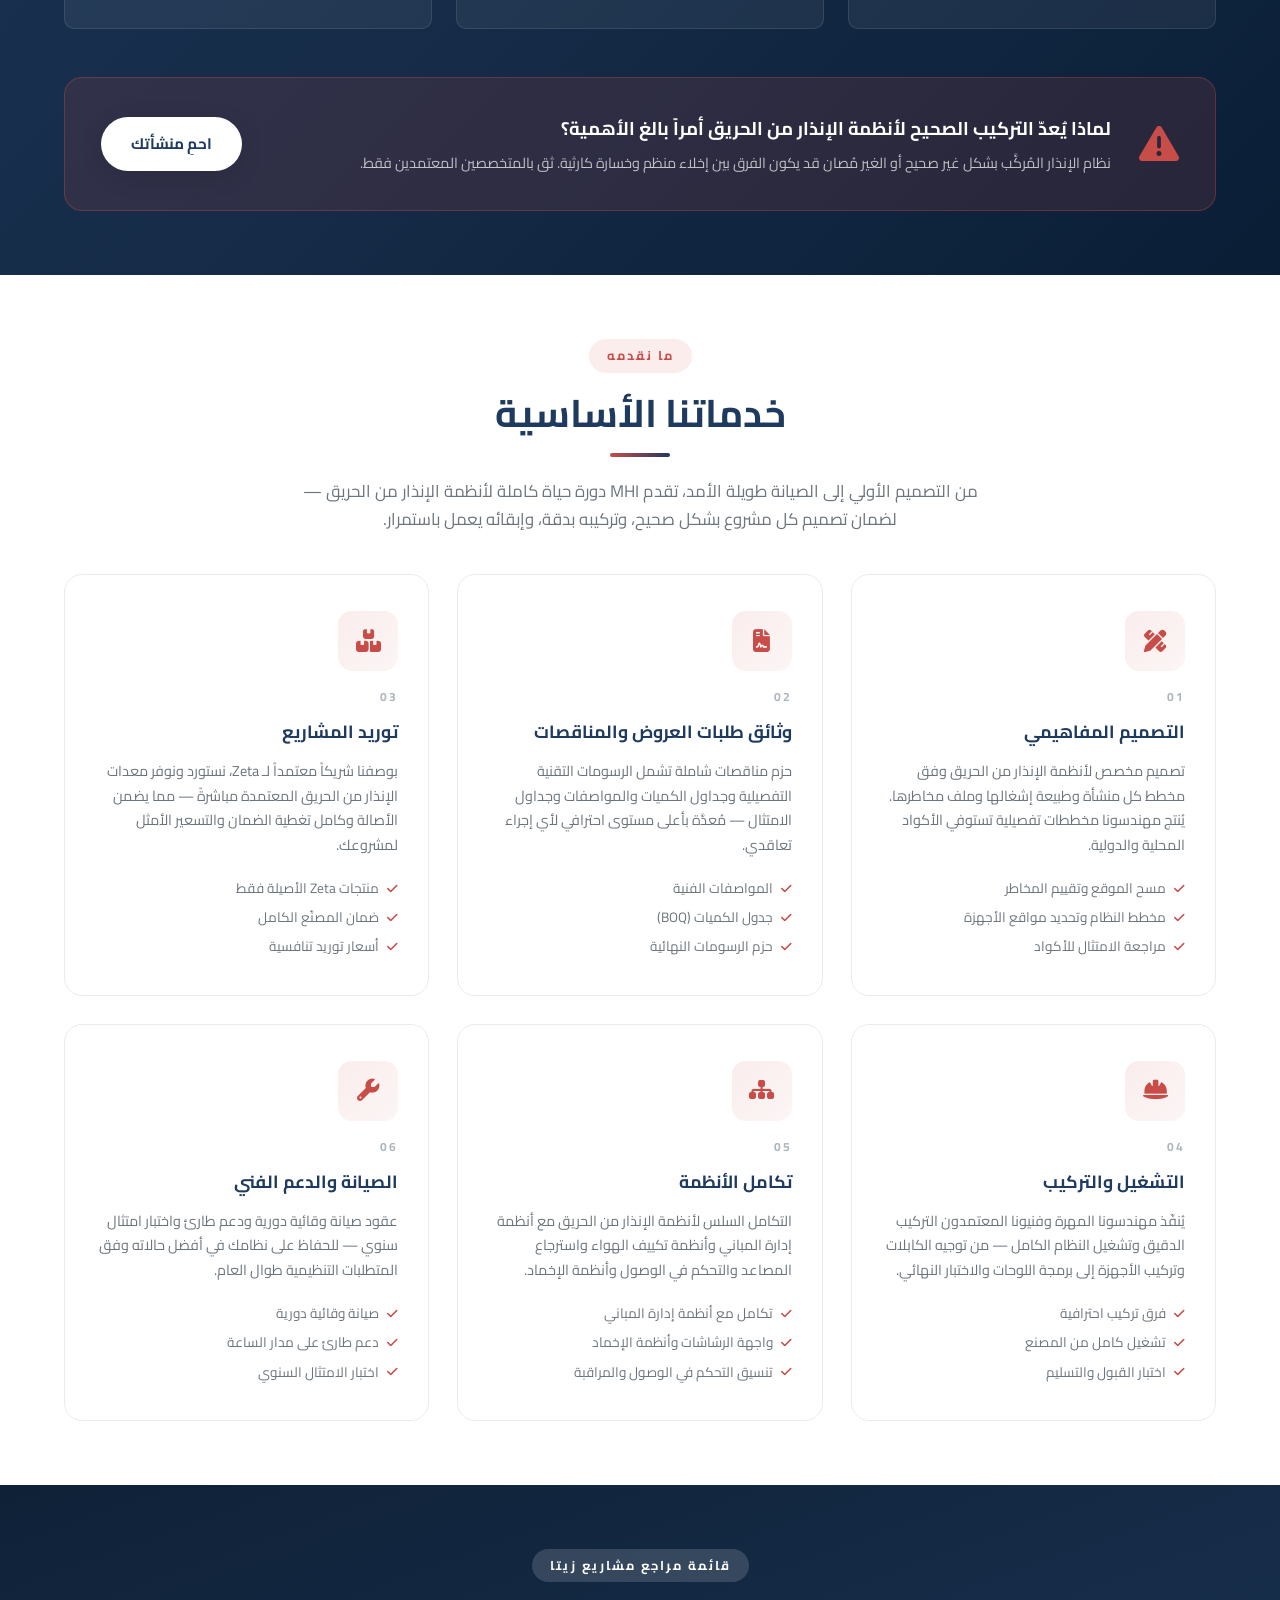
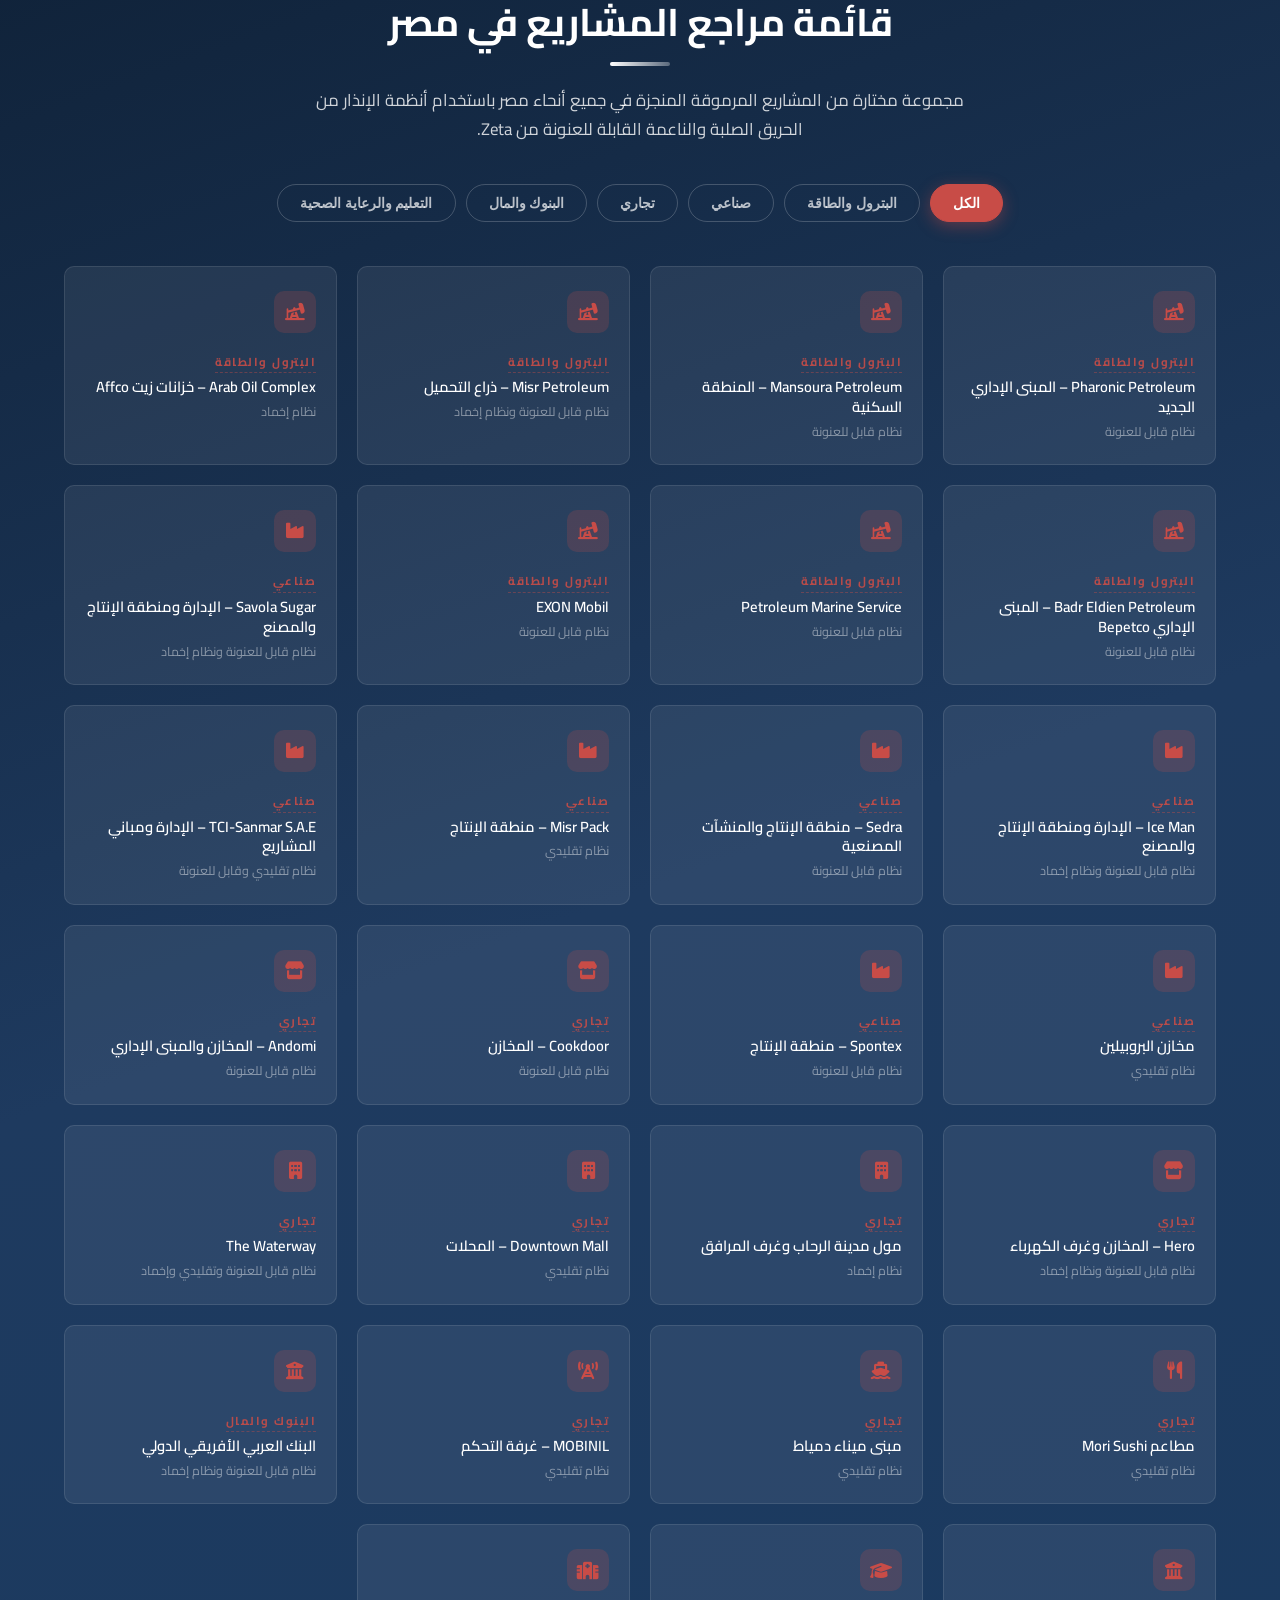
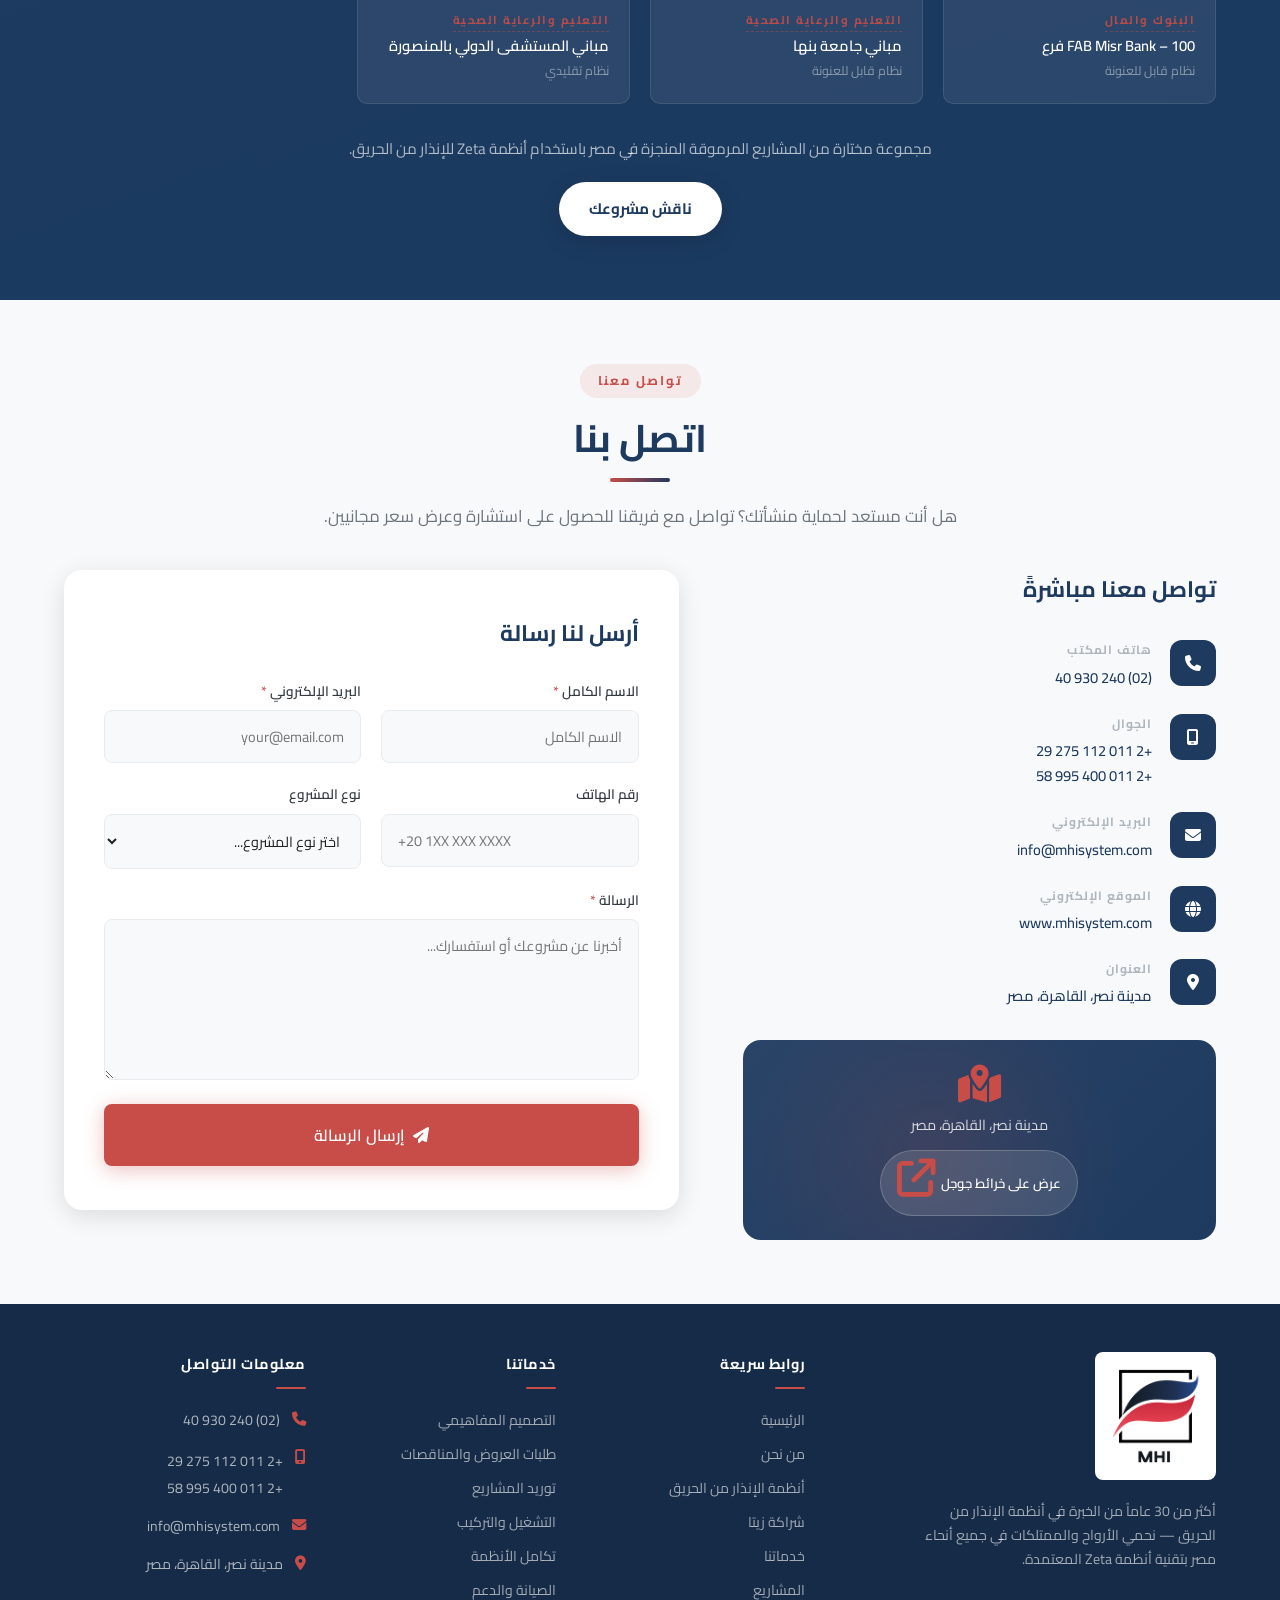
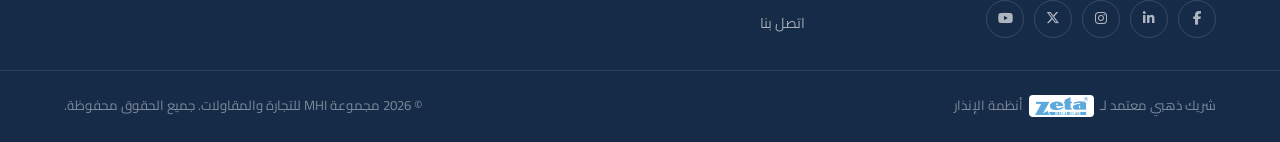
<file: ar/index.html>
<!DOCTYPE html>
<html lang="ar" dir="rtl">
<head>
  <meta charset="UTF-8" />
  <meta name="viewport" content="width=device-width, initial-scale=1.0" />
  <meta name="description" content="مجموعة MHI للتجارة والمقاولات – متخصصون في أنظمة الإنذار من الحريق بخبرة تزيد على 30 عاماً، وشريك ذهبي معتمد لأنظمة Zeta للإنذار." />
  <title>مجموعة MHI للتجارة والمقاولات | أنظمة الإنذار من الحريق – القاهرة، مصر</title>

  <!-- Fonts: Cairo for Arabic -->
  <link rel="preconnect" href="https://fonts.googleapis.com" />
  <link rel="preconnect" href="https://fonts.gstatic.com" crossorigin />
  <link href="https://fonts.googleapis.com/css2?family=Cairo:wght@300;400;500;600;700;800;900&display=swap" rel="stylesheet" />

  <!-- Font Awesome -->
  <link rel="stylesheet" href="https://cdnjs.cloudflare.com/ajax/libs/font-awesome/6.5.0/css/all.min.css" />

  <!-- Stylesheets -->
  <link rel="stylesheet" href="../css/styles.css" />
  <link rel="stylesheet" href="../css/styles-rtl.css" />

  <!-- Google Analytics -->
  <script async src="https://www.googletagmanager.com/gtag/js?id=G-HJ7PJTKDHN"></script>
  <script>window.dataLayer=window.dataLayer||[];function gtag(){dataLayer.push(arguments);}gtag('js',new Date());gtag('config','G-HJ7PJTKDHN');</script>
</head>
<body>

  <!-- ============================================================
       HEADER / NAVIGATION
  ============================================================ -->
  <header class="header" id="header">
    <nav class="navbar container">

      <!-- Logo -->
      <a href="#home" class="logo" aria-label="MHI الرئيسية">
        <img src="../images/mhi-logo.png" alt="مجموعة MHI للتجارة والمقاولات" class="logo-img" />
      </a>

      <!-- Nav Links -->
      <ul class="nav-links" id="navLinks">
        <li><a href="#home"       class="nav-link active">الرئيسية</a></li>
        <li><a href="#zeta"       class="nav-link">شراكة زيتا</a></li>
        <li><a href="#about"      class="nav-link">من نحن</a></li>
        <li><a href="#fire-alarm" class="nav-link">أنظمة الإنذار من الحريق</a></li>
        <li><a href="products.html" class="nav-link">المنتجات</a></li>
        <li><a href="#catalogue" class="nav-link" data-catalog-open>الكتالوج</a></li>
        <li><a href="#services"   class="nav-link">خدماتنا</a></li>
        <li><a href="#projects"   class="nav-link">المشاريع</a></li>
        <li><a href="../index.html" class="nav-link lang-switch">English</a></li>
        <li><a href="#contact"    class="nav-link nav-cta">اتصل بنا</a></li>
      </ul>

      <!-- Hamburger -->
      <button class="hamburger" id="hamburger" aria-label="فتح القائمة" aria-expanded="false">
        <span></span><span></span><span></span>
      </button>
    </nav>
  </header>

  <main>

    <!-- ============================================================
         HERO
    ============================================================ -->
    <section id="home" class="hero">
      <div class="hero-bg"></div>
      <div class="hero-overlay"></div>
      <div class="container hero-content">
        <div class="hero-badge">
          <i class="fas fa-shield-halved"></i>
          شريك ذهبي لأنظمة Zeta للإنذار
        </div>
        <h1 class="hero-title">
          الأمان والحماية من خلال<br />
          <span class="hero-highlight">أنظمة الإنذار من الحريق المتطورة</span>
        </h1>
        <p class="hero-subtitle">
          أكثر من 30 عاماً من الخبرة في أنظمة الإنذار من الحريق. تقدم مجموعة MHI للتجارة والمقاولات حلول حماية عالمية المستوى بوصفها شريكاً ذهبياً معتمداً لأنظمة Zeta للإنذار.
        </p>
        <div class="hero-actions">
          <a href="#contact" class="btn btn-primary">
            <i class="fas fa-paper-plane"></i> احصل على عرض سعر مجاني
          </a>
          <a href="#about" class="btn btn-outline">
            <i class="fas fa-play-circle"></i> اعرف أكثر
          </a>
        </div>
      </div>
      <div class="hero-scroll-indicator">
        <a href="#stats" aria-label="التمرير للأسفل">
          <div class="scroll-dot"></div>
        </a>
      </div>
    </section>

    <!-- ============================================================
         ZETA PARTNERSHIP
    ============================================================ -->
    <section id="zeta" class="section zeta">
      <div class="container">
        <div class="zeta-intro">
          <div class="zeta-logo-wrap reveal-right">
            <img src="../images/zeta-logo.png" alt="أنظمة Zeta للإنذار" class="zeta-logo-img" />
            <div class="zeta-badge-exclusive">
              <i class="fas fa-star"></i> شريك ذهبي معتمد
            </div>
          </div>
          <div class="zeta-headline reveal-left">
            <span class="section-tag">شريكنا التقني</span>
            <h2 class="section-title">مدعومون بأنظمة Zeta للإنذار</h2>
            <div class="section-divider"></div>
            <p>
              مجموعة MHI للتجارة والمقاولات هي <strong>شريك ذهبي معتمد</strong> لأنظمة Zeta للإنذار — مصنّع بريطاني عالمي الشهرة لتقنيات الكشف عن الحريق والإنذار المبتكرة. تضمن هذه الشراكة حصول عملائنا على أعلى جودة من المنتجات المعتمدة للحماية من الحريق، مدعومةً بدعم فني عالمي.
            </p>
            <p>
              يغطي نطاق منتجات Zeta الطيف الكامل لتقنيات الكشف عن الحريق — من اللوحات التقليدية إلى الأنظمة القابلة للعنونة المتطورة — المصممة وفق معايير EN54 والموثوقة في المنشآت الحيوية حول العالم.
            </p>
          </div>
        </div>

        <div class="zeta-advantages">
          <div class="zeta-adv-card reveal-up">
            <div class="zeta-adv-icon"><i class="fas fa-award"></i></div>
            <h4>تقنية معتمدة وفق معيار EN54</h4>
            <p>جميع منتجات Zeta مصنوعة وفق معايير الإنذار من الحريق الأوروبية EN54 — المعيار الذهبي في موثوقية الكشف عن الحريق وسلامته.</p>
          </div>
          <div class="zeta-adv-card reveal-up" style="--delay:0.1s">
            <div class="zeta-adv-icon"><i class="fas fa-microchip"></i></div>
            <h4>متطورة وموثوقة</h4>
            <p>تقنية عنونة متقدمة مع خوارزميات كشف ذكية تقلل الإنذارات الكاذبة مع تعظيم الاستجابة للتهديدات الحقيقية.</p>
          </div>
          <div class="zeta-adv-card reveal-up" style="--delay:0.2s">
            <div class="zeta-adv-icon"><i class="fas fa-globe"></i></div>
            <h4>سجل حافل عالمياً</h4>
            <p>مُركَّبة في آلاف المنشآت الحيوية حول العالم — المستشفيات والمطارات والمباني الحكومية والمجمعات التجارية في أوروبا وأفريقيا والشرق الأوسط.</p>
          </div>
          <div class="zeta-adv-card reveal-up" style="--delay:0.3s">
            <div class="zeta-adv-icon"><i class="fas fa-headset"></i></div>
            <h4>دعم فني متكامل</h4>
            <p>بوصفنا شريكاً معتمداً، تقدم MHI دعماً فنياً شاملاً وخدمات ضمان وصولاً مباشراً لخبرة Zeta الهندسية.</p>
          </div>
        </div>

        <div class="zeta-products reveal-up">
          <p class="zeta-products-label">منتجات Zeta التي نوردها ونركبها</p>
          <div class="zeta-products-grid">
            <div class="zeta-product-card">
              <img src="../images/smoke-detector.png" alt="كاشف الدخان البصري Fyreye MKII" />
              <span>كاشف دخان Fyreye MKII</span>
            </div>
            <div class="zeta-product-card">
              <img src="../images/control-panel.png" alt="لوحة Smart 6Z متعددة الحلقات" />
              <span>لوحة Smart 6Z متعددة الحلقات</span>
            </div>
            <div class="zeta-product-card">
              <img src="../images/call-point.png" alt="نقطة الاستدعاء اليدوية" />
              <span>نقطة الاستدعاء اليدوية</span>
            </div>
            <div class="zeta-product-card">
              <img src="../images/fire-bell.jpg" alt="جرس الإنذار" />
              <span>جرس الإنذار</span>
            </div>
          </div>
        </div>

        <div class="zeta-why-block">
          <div class="zeta-why-content">
            <h3><span class="zeta-why-mhi">MHI</span> + <span class="zeta-why-zeta">Zeta</span> = التوليفة المثالية</h3>
            <p>تجمع خبرة MHI العميقة — المبنية على أكثر من 30 عاماً من التخصص في أنظمة الإنذار من الحريق — مع نطاق المنتجات المعتمدة دولياً من Zeta، لتخلق عرضاً قوياً بشكل فريد. تحصل على تقنية عالمية المستوى يقدمها مهندسون يعرفون مباني مصر وأكوادها وظروفها من الداخل.</p>
          </div>
          <div class="zeta-certifications">
            <div class="cert-logo"><img src="../images/lpcb.png" alt="LPCB معتمد" /></div>
            <div class="cert-logo"><img src="../images/bsi.png" alt="BSI معتمد" /></div>
            <div class="cert-logo"><img src="../images/intertek.png" alt="Intertek معتمد" /></div>
            <div class="cert-badge"><i class="fas fa-shield-halved"></i> شريك معتمد</div>
            <div class="cert-badge"><i class="fas fa-certificate"></i> منتجات EN54</div>
            <div class="cert-badge"><i class="fas fa-check-double"></i> ضمان الجودة</div>
            <div class="cert-badge"><i class="fas fa-building-shield"></i> متوافق مع المعايير</div>
          </div>
        </div>
      </div>
    </section>

    <!-- ============================================================
         ABOUT US
    ============================================================ -->
    <section id="about" class="section about">
      <div class="container">
        <div class="section-header">
          <span class="section-tag">من نحن</span>
          <h2 class="section-title">خبراء الحماية من الحريق الموثوقون في مصر</h2>
          <div class="section-divider"></div>
        </div>

        <div class="about-grid">
          <div class="about-content reveal-right">
            <p class="about-lead">
              مجموعة MHI للتجارة والمقاولات هي شركة متخصصة مقرها القاهرة، تتمتع بأكثر من <strong>30 عاماً من الخبرة في أنظمة الإنذار من الحريق (FAS)</strong> — في تصميم وتوريد وتركيب وتشغيل وصيانة حلول الحماية من الحريق في جميع أنحاء مصر والمنطقة.
            </p>
            <p class="about-body">
              تأسست المجموعة في مدينة نصر بالقاهرة على مهمة واحدة راسخة: حماية الأرواح والممتلكات من خلال أنظمة إنذار من الحريق مصممة باحترافية. وعلى مدار ثلاثة عقود، نمت لتصبح واحدة من أكثر الأسماء موثوقيةً في مجال السلامة من الحريق في مصر — منجزةً مشاريع في قطاعات الرعاية الصحية والبترول والصناعة والتجارة والحكومة.
            </p>
            <p class="about-body">
              بوصفنا <strong>شريكاً ذهبياً معتمداً لأنظمة Zeta للإنذار</strong> — أحد أبرز مصنّعي أجهزة الكشف عن الحريق في المملكة المتحدة — نجمع بين المعرفة العميقة بالسوق المحلي والتقنيات المعتمدة دولياً. كل مشروع ننجزه يلتزم بأعلى المعايير التقنية، من التصميم الأولي وحتى دعم الصيانة طويلة الأمد.
            </p>
            <div class="about-points">
              <div class="about-point">
                <div class="about-point-icon"><i class="fas fa-fire-flame-curved"></i></div>
                <div class="about-point-text">
                  <h4>متخصصون في الإنذار من الحريق</h4>
                  <p>تركيزنا الكامل على أنظمة الإنذار من الحريق — بلا تشتت، فقط خبرة متعمقة في مجال حيوي واحد.</p>
                </div>
              </div>
              <div class="about-point">
                <div class="about-point-icon"><i class="fas fa-handshake"></i></div>
                <div class="about-point-text">
                  <h4>شريك ذهبي لأنظمة Zeta للإنذار</h4>
                  <p>شريك ذهبي معتمد لأنظمة Zeta للإنذار، نضمن منتجات أصيلة معتمدة وفق معيار EN54 في كل مشروع.</p>
                </div>
              </div>
              <div class="about-point">
                <div class="about-point-icon"><i class="fas fa-users-gear"></i></div>
                <div class="about-point-text">
                  <h4>تسليم متكامل للمشاريع</h4>
                  <p>من المسح الميداني والتصميم، مروراً بالتوريد والتركيب والتشغيل، وصولاً إلى الصيانة المستمرة — نتولى إدارة دورة حياة المشروع بالكامل.</p>
                </div>
              </div>
              <div class="about-point">
                <div class="about-point-icon"><i class="fas fa-clock-rotate-left"></i></div>
                <div class="about-point-text">
                  <h4>أكثر من 30 عاماً في أنظمة الإنذار من الحريق</h4>
                  <p>أكثر من ثلاثة عقود من الخبرة المتخصصة، و100+ مشروع مكتمل، وسجل حافل يثق به عملاؤنا.</p>
                </div>
              </div>
            </div>
          </div>

          <div class="about-visual reveal-left">
            <div class="about-visual-card">
              <div class="visual-icon-wrap"><i class="fas fa-bell"></i></div>
              <div class="visual-badge">تأسست عام 1994</div>
              <div class="visual-lines">
                <div class="visual-line">
                  <span class="vl-label">المقر الرئيسي</span>
                  <span class="vl-value">مدينة نصر، القاهرة</span>
                </div>
                <div class="visual-line">
                  <span class="vl-label">التخصص</span>
                  <span class="vl-value">أنظمة الإنذار من الحريق</span>
                </div>
                <div class="visual-line">
                  <span class="vl-label">الشريك التقني</span>
                  <span class="vl-value">أنظمة Zeta للإنذار</span>
                </div>
                <div class="visual-line">
                  <span class="vl-label">نطاق التغطية</span>
                  <span class="vl-value">مصر ومنطقة الشرق الأوسط وشمال أفريقيا</span>
                </div>
              </div>
            </div>
            <div class="about-deco-circle about-deco-1"></div>
            <div class="about-deco-circle about-deco-2"></div>
          </div>
        </div>
      </div>
    </section>

    <!-- ============================================================
         FIRE ALARM SYSTEMS
    ============================================================ -->
    <section id="fire-alarm" class="section fire-alarm">
      <div class="fire-alarm-bg-layer"></div>
      <div class="container">
        <div class="section-header section-header-light">
          <span class="section-tag section-tag-light">الحماية من الحريق</span>
          <h2 class="section-title section-title-light">ما هي أنظمة الإنذار من الحريق؟</h2>
          <div class="section-divider section-divider-light"></div>
          <p class="section-subtitle section-subtitle-light">
            نظام الإنذار من الحريق هو شبكة متكاملة من الأجهزة التي تعمل معاً للكشف عن الحريق والتنبيه به والحماية منه — مما يتيح الاستجابة السريعة قبل وقوع الكارثة.
          </p>
        </div>

        <div class="fas-product-highlight reveal-up">
          <div class="fas-product-img">
            <img src="../images/smoke-detector.png" alt="كاشف الدخان البصري Fyreye MKII من Zeta" />
          </div>
          <div class="fas-product-text">
            <h3>كاشف الدخان البصري Fyreye MKII</h3>
            <p>كاشف دخان بصري قابل للعنونة من Zeta مع عازل مدمج — معتمد وفق EN54-7 ومصمم لأقصى درجات الموثوقية في البيئات الحيوية. يُشكّل العمود الفقري لكل نظام كشف حريق تصممه وتركبه MHI.</p>
          </div>
        </div>

        <div class="fas-features-grid">
          <div class="fas-feature-card reveal-up">
            <div class="fas-feature-icon"><i class="fas fa-magnifying-glass"></i></div>
            <h3>الكشف المبكر</h3>
            <p>تكتشف أجهزة الكشف عن الدخان وأجهزة استشعار الحرارة ومستشعرات اللهب الحريق في مراحله الأولى — قبل أن يخرج عن السيطرة — مما يمنح شاغلي المبنى وقتاً حيوياً للإخلاء.</p>
          </div>
          <div class="fas-feature-card reveal-up" style="--delay:0.1s">
            <div class="fas-feature-icon"><i class="fas fa-bullhorn"></i></div>
            <h3>التنبيهات التلقائية واليدوية</h3>
            <p>تُنشّط نقاط الاستدعاء المتكاملة والتشغيل التلقائي أجهزة الصوت والضوء ولوحات التحكم في آنٍ واحد، مما يضمن إبلاغ الجميع بحالة طوارئ الحريق فور وقوعها.</p>
          </div>
          <div class="fas-feature-card reveal-up" style="--delay:0.2s">
            <div class="fas-feature-icon"><i class="fas fa-eye"></i></div>
            <h3>الأجهزة البصرية والصوتية</h3>
            <p>تُنبّه صفارات الإنذار عالية الديسيبل مع الأضواء الوامضة الشاغلين في المباني الكبيرة والمعقدة — ضروريةٌ لاعتبارات إمكانية الوصول والبيئات الصاخبة.</p>
          </div>
          <div class="fas-feature-card reveal-up" style="--delay:0.3s">
            <div class="fas-feature-icon"><i class="fas fa-network-wired"></i></div>
            <h3>المراقبة المركزية</h3>
            <p>توفر لوحات التحكم القابلة للعنونة حالة لحظية لكل جهاز، وتحدد مواقع الإنذار فورياً، وتتكامل مع أنظمة إدارة المباني وأنظمة الإخماد.</p>
          </div>
          <div class="fas-feature-card reveal-up" style="--delay:0.4s">
            <div class="fas-feature-icon"><i class="fas fa-plug-circle-bolt"></i></div>
            <h3>تكامل الأنظمة</h3>
            <p>تتكامل الأنظمة الحديثة مع أنظمة تكييف الهواء واسترجاع المصاعد والتحكم في الوصول وأنظمة الإخماد لتحقيق استجابة طوارئ منسقة بالكامل.</p>
          </div>
          <div class="fas-feature-card reveal-up" style="--delay:0.5s">
            <div class="fas-feature-icon"><i class="fas fa-screwdriver-wrench"></i></div>
            <h3>الصيانة الدورية</h3>
            <p>تضمن الفحوصات الدورية والاختبار والصيانة المستمرة بقاء نظامك في حالة تشغيل كاملة — مستوفياً المتطلبات التنظيمية ومتطلبات التأمين في جميع الأوقات.</p>
          </div>
        </div>

        <div class="fas-cta-block">
          <div class="fas-cta-icon"><i class="fas fa-triangle-exclamation"></i></div>
          <div class="fas-cta-text">
            <h3>لماذا يُعدّ التركيب الصحيح لأنظمة الإنذار من الحريق أمراً بالغ الأهمية؟</h3>
            <p>نظام الإنذار المُركَّب بشكل غير صحيح أو الغير مُصان قد يكون الفرق بين إخلاء منظم وخسارة كارثية. ثق بالمتخصصين المعتمدين فقط.</p>
          </div>
          <a href="#contact" class="btn btn-primary-light">احمِ منشأتك</a>
        </div>
      </div>
    </section>

    <!-- ============================================================
         OUR SERVICES
    ============================================================ -->
    <section id="services" class="section services">
      <div class="container">
        <div class="section-header">
          <span class="section-tag">ما نقدمه</span>
          <h2 class="section-title">خدماتنا الأساسية</h2>
          <div class="section-divider"></div>
          <p class="section-subtitle">
            من التصميم الأولي إلى الصيانة طويلة الأمد، تقدم MHI دورة حياة كاملة لأنظمة الإنذار من الحريق — لضمان تصميم كل مشروع بشكل صحيح، وتركيبه بدقة، وإبقائه يعمل باستمرار.
          </p>
        </div>

        <div class="services-grid">
          <div class="service-card reveal-up">
            <div class="service-card-icon"><i class="fas fa-pencil-ruler"></i></div>
            <div class="service-card-num">01</div>
            <h3>التصميم المفاهيمي</h3>
            <p>تصميم مخصص لأنظمة الإنذار من الحريق وفق مخطط كل منشأة وطبيعة إشغالها وملف مخاطرها. يُنتج مهندسونا مخططات تفصيلية تستوفي الأكواد المحلية والدولية.</p>
            <ul class="service-list">
              <li><i class="fas fa-check"></i> مسح الموقع وتقييم المخاطر</li>
              <li><i class="fas fa-check"></i> مخطط النظام وتحديد مواقع الأجهزة</li>
              <li><i class="fas fa-check"></i> مراجعة الامتثال للأكواد</li>
            </ul>
          </div>

          <div class="service-card reveal-up" style="--delay:0.1s">
            <div class="service-card-icon"><i class="fas fa-file-contract"></i></div>
            <div class="service-card-num">02</div>
            <h3>وثائق طلبات العروض والمناقصات</h3>
            <p>حزم مناقصات شاملة تشمل الرسومات التقنية التفصيلية وجداول الكميات والمواصفات وجداول الامتثال — مُعدَّة بأعلى مستوى احترافي لأي إجراء تعاقدي.</p>
            <ul class="service-list">
              <li><i class="fas fa-check"></i> المواصفات الفنية</li>
              <li><i class="fas fa-check"></i> جدول الكميات (BOQ)</li>
              <li><i class="fas fa-check"></i> حزم الرسومات النهائية</li>
            </ul>
          </div>

          <div class="service-card reveal-up" style="--delay:0.2s">
            <div class="service-card-icon"><i class="fas fa-boxes-stacked"></i></div>
            <div class="service-card-num">03</div>
            <h3>توريد المشاريع</h3>
            <p>بوصفنا شريكاً معتمداً لـ Zeta، نستورد ونوفر معدات الإنذار من الحريق المعتمدة مباشرةً — مما يضمن الأصالة وكامل تغطية الضمان والتسعير الأمثل لمشروعك.</p>
            <ul class="service-list">
              <li><i class="fas fa-check"></i> منتجات Zeta الأصيلة فقط</li>
              <li><i class="fas fa-check"></i> ضمان المصنّع الكامل</li>
              <li><i class="fas fa-check"></i> أسعار توريد تنافسية</li>
            </ul>
          </div>

          <div class="service-card reveal-up" style="--delay:0.3s">
            <div class="service-card-icon"><i class="fas fa-hard-hat"></i></div>
            <div class="service-card-num">04</div>
            <h3>التشغيل والتركيب</h3>
            <p>يُنفّذ مهندسونا المهرة وفنيونا المعتمدون التركيب الدقيق وتشغيل النظام الكامل — من توجيه الكابلات وتركيب الأجهزة إلى برمجة اللوحات والاختبار النهائي.</p>
            <ul class="service-list">
              <li><i class="fas fa-check"></i> فرق تركيب احترافية</li>
              <li><i class="fas fa-check"></i> تشغيل كامل من المصنع</li>
              <li><i class="fas fa-check"></i> اختبار القبول والتسليم</li>
            </ul>
          </div>

          <div class="service-card reveal-up" style="--delay:0.4s">
            <div class="service-card-icon"><i class="fas fa-sitemap"></i></div>
            <div class="service-card-num">05</div>
            <h3>تكامل الأنظمة</h3>
            <p>التكامل السلس لأنظمة الإنذار من الحريق مع أنظمة إدارة المباني وأنظمة تكييف الهواء واسترجاع المصاعد والتحكم في الوصول وأنظمة الإخماد.</p>
            <ul class="service-list">
              <li><i class="fas fa-check"></i> تكامل مع أنظمة إدارة المباني</li>
              <li><i class="fas fa-check"></i> واجهة الرشاشات وأنظمة الإخماد</li>
              <li><i class="fas fa-check"></i> تنسيق التحكم في الوصول والمراقبة</li>
            </ul>
          </div>

          <div class="service-card reveal-up" style="--delay:0.5s">
            <div class="service-card-icon"><i class="fas fa-wrench"></i></div>
            <div class="service-card-num">06</div>
            <h3>الصيانة والدعم الفني</h3>
            <p>عقود صيانة وقائية دورية ودعم طارئ واختبار امتثال سنوي — للحفاظ على نظامك في أفضل حالاته وفق المتطلبات التنظيمية طوال العام.</p>
            <ul class="service-list">
              <li><i class="fas fa-check"></i> صيانة وقائية دورية</li>
              <li><i class="fas fa-check"></i> دعم طارئ على مدار الساعة</li>
              <li><i class="fas fa-check"></i> اختبار الامتثال السنوي</li>
            </ul>
          </div>
        </div>
      </div>
    </section>

    <!-- ============================================================
         PROJECTS
    ============================================================ -->
    <section id="projects" class="section projects">
      <div class="projects-bg-layer"></div>
      <div class="container">
        <div class="section-header section-header-light">
          <span class="section-tag section-tag-light">قائمة مراجع مشاريع زيتا</span>
          <h2 class="section-title section-title-light">قائمة مراجع المشاريع في مصر</h2>
          <div class="section-divider section-divider-light"></div>
          <p class="section-subtitle section-subtitle-light">
            مجموعة مختارة من المشاريع المرموقة المنجزة في جميع أنحاء مصر باستخدام أنظمة الإنذار من الحريق الصلبة والناعمة القابلة للعنونة من Zeta.
          </p>
        </div>

        <div class="project-filters">
          <button class="filter-btn active" data-filter="all">الكل</button>
          <button class="filter-btn" data-filter="petroleum">البترول والطاقة</button>
          <button class="filter-btn" data-filter="industrial">صناعي</button>
          <button class="filter-btn" data-filter="commercial">تجاري</button>
          <button class="filter-btn" data-filter="banking">البنوك والمال</button>
          <button class="filter-btn" data-filter="education">التعليم والرعاية الصحية</button>
        </div>

        <div class="projects-grid" id="projectsGrid">

          <div class="project-card" data-category="petroleum">
            <div class="project-card-icon"><i class="fas fa-oil-well"></i></div>
            <div class="project-card-body">
              <span class="project-type">البترول والطاقة</span>
              <h4>Pharonic Petroleum – المبنى الإداري الجديد</h4>
              <p class="project-sys">نظام قابل للعنونة</p>
            </div>
          </div>

          <div class="project-card" data-category="petroleum">
            <div class="project-card-icon"><i class="fas fa-oil-well"></i></div>
            <div class="project-card-body">
              <span class="project-type">البترول والطاقة</span>
              <h4>Mansoura Petroleum – المنطقة السكنية</h4>
              <p class="project-sys">نظام قابل للعنونة</p>
            </div>
          </div>

          <div class="project-card" data-category="petroleum">
            <div class="project-card-icon"><i class="fas fa-oil-well"></i></div>
            <div class="project-card-body">
              <span class="project-type">البترول والطاقة</span>
              <h4>Misr Petroleum – ذراع التحميل</h4>
              <p class="project-sys">نظام قابل للعنونة ونظام إخماد</p>
            </div>
          </div>

          <div class="project-card" data-category="petroleum">
            <div class="project-card-icon"><i class="fas fa-oil-well"></i></div>
            <div class="project-card-body">
              <span class="project-type">البترول والطاقة</span>
              <h4>Arab Oil Complex – خزانات زيت Affco</h4>
              <p class="project-sys">نظام إخماد</p>
            </div>
          </div>

          <div class="project-card" data-category="petroleum">
            <div class="project-card-icon"><i class="fas fa-oil-well"></i></div>
            <div class="project-card-body">
              <span class="project-type">البترول والطاقة</span>
              <h4>Badr Eldien Petroleum – المبنى الإداري Bepetco</h4>
              <p class="project-sys">نظام قابل للعنونة</p>
            </div>
          </div>

          <div class="project-card" data-category="petroleum">
            <div class="project-card-icon"><i class="fas fa-oil-well"></i></div>
            <div class="project-card-body">
              <span class="project-type">البترول والطاقة</span>
              <h4>Petroleum Marine Service</h4>
              <p class="project-sys">نظام قابل للعنونة</p>
            </div>
          </div>

          <div class="project-card" data-category="petroleum">
            <div class="project-card-icon"><i class="fas fa-oil-well"></i></div>
            <div class="project-card-body">
              <span class="project-type">البترول والطاقة</span>
              <h4>EXON Mobil</h4>
              <p class="project-sys">نظام قابل للعنونة</p>
            </div>
          </div>

          <div class="project-card" data-category="industrial">
            <div class="project-card-icon"><i class="fas fa-industry"></i></div>
            <div class="project-card-body">
              <span class="project-type">صناعي</span>
              <h4>Savola Sugar – الإدارة ومنطقة الإنتاج والمصنع</h4>
              <p class="project-sys">نظام قابل للعنونة ونظام إخماد</p>
            </div>
          </div>

          <div class="project-card" data-category="industrial">
            <div class="project-card-icon"><i class="fas fa-industry"></i></div>
            <div class="project-card-body">
              <span class="project-type">صناعي</span>
              <h4>Ice Man – الإدارة ومنطقة الإنتاج والمصنع</h4>
              <p class="project-sys">نظام قابل للعنونة ونظام إخماد</p>
            </div>
          </div>

          <div class="project-card" data-category="industrial">
            <div class="project-card-icon"><i class="fas fa-industry"></i></div>
            <div class="project-card-body">
              <span class="project-type">صناعي</span>
              <h4>Sedra – منطقة الإنتاج والمنشآت المصنعية</h4>
              <p class="project-sys">نظام قابل للعنونة</p>
            </div>
          </div>

          <div class="project-card" data-category="industrial">
            <div class="project-card-icon"><i class="fas fa-industry"></i></div>
            <div class="project-card-body">
              <span class="project-type">صناعي</span>
              <h4>Misr Pack – منطقة الإنتاج</h4>
              <p class="project-sys">نظام تقليدي</p>
            </div>
          </div>

          <div class="project-card" data-category="industrial">
            <div class="project-card-icon"><i class="fas fa-industry"></i></div>
            <div class="project-card-body">
              <span class="project-type">صناعي</span>
              <h4>TCI-Sanmar S.A.E – الإدارة ومباني المشاريع</h4>
              <p class="project-sys">نظام تقليدي وقابل للعنونة</p>
            </div>
          </div>

          <div class="project-card" data-category="industrial">
            <div class="project-card-icon"><i class="fas fa-industry"></i></div>
            <div class="project-card-body">
              <span class="project-type">صناعي</span>
              <h4>مخازن البروبيلين</h4>
              <p class="project-sys">نظام تقليدي</p>
            </div>
          </div>

          <div class="project-card" data-category="industrial">
            <div class="project-card-icon"><i class="fas fa-industry"></i></div>
            <div class="project-card-body">
              <span class="project-type">صناعي</span>
              <h4>Spontex – منطقة الإنتاج</h4>
              <p class="project-sys">نظام قابل للعنونة</p>
            </div>
          </div>

          <div class="project-card" data-category="commercial">
            <div class="project-card-icon"><i class="fas fa-store"></i></div>
            <div class="project-card-body">
              <span class="project-type">تجاري</span>
              <h4>Cookdoor – المخازن</h4>
              <p class="project-sys">نظام قابل للعنونة</p>
            </div>
          </div>

          <div class="project-card" data-category="commercial">
            <div class="project-card-icon"><i class="fas fa-store"></i></div>
            <div class="project-card-body">
              <span class="project-type">تجاري</span>
              <h4>Andomi – المخازن والمبنى الإداري</h4>
              <p class="project-sys">نظام قابل للعنونة</p>
            </div>
          </div>

          <div class="project-card" data-category="commercial">
            <div class="project-card-icon"><i class="fas fa-store"></i></div>
            <div class="project-card-body">
              <span class="project-type">تجاري</span>
              <h4>Hero – المخازن وغرف الكهرباء</h4>
              <p class="project-sys">نظام قابل للعنونة ونظام إخماد</p>
            </div>
          </div>

          <div class="project-card" data-category="commercial">
            <div class="project-card-icon"><i class="fas fa-building"></i></div>
            <div class="project-card-body">
              <span class="project-type">تجاري</span>
              <h4>مول مدينة الرحاب وغرف المرافق</h4>
              <p class="project-sys">نظام إخماد</p>
            </div>
          </div>

          <div class="project-card" data-category="commercial">
            <div class="project-card-icon"><i class="fas fa-building"></i></div>
            <div class="project-card-body">
              <span class="project-type">تجاري</span>
              <h4>Downtown Mall – المحلات</h4>
              <p class="project-sys">نظام تقليدي</p>
            </div>
          </div>

          <div class="project-card" data-category="commercial">
            <div class="project-card-icon"><i class="fas fa-building"></i></div>
            <div class="project-card-body">
              <span class="project-type">تجاري</span>
              <h4>The Waterway</h4>
              <p class="project-sys">نظام قابل للعنونة وتقليدي وإخماد</p>
            </div>
          </div>

          <div class="project-card" data-category="commercial">
            <div class="project-card-icon"><i class="fas fa-utensils"></i></div>
            <div class="project-card-body">
              <span class="project-type">تجاري</span>
              <h4>مطاعم Mori Sushi</h4>
              <p class="project-sys">نظام تقليدي</p>
            </div>
          </div>

          <div class="project-card" data-category="commercial">
            <div class="project-card-icon"><i class="fas fa-ship"></i></div>
            <div class="project-card-body">
              <span class="project-type">تجاري</span>
              <h4>مبنى ميناء دمياط</h4>
              <p class="project-sys">نظام تقليدي</p>
            </div>
          </div>

          <div class="project-card" data-category="commercial">
            <div class="project-card-icon"><i class="fas fa-tower-cell"></i></div>
            <div class="project-card-body">
              <span class="project-type">تجاري</span>
              <h4>MOBINIL – غرفة التحكم</h4>
              <p class="project-sys">نظام تقليدي</p>
            </div>
          </div>

          <div class="project-card" data-category="banking">
            <div class="project-card-icon"><i class="fas fa-building-columns"></i></div>
            <div class="project-card-body">
              <span class="project-type">البنوك والمال</span>
              <h4>البنك العربي الأفريقي الدولي</h4>
              <p class="project-sys">نظام قابل للعنونة ونظام إخماد</p>
            </div>
          </div>

          <div class="project-card" data-category="banking">
            <div class="project-card-icon"><i class="fas fa-building-columns"></i></div>
            <div class="project-card-body">
              <span class="project-type">البنوك والمال</span>
              <h4>FAB Misr Bank – 100 فرع</h4>
              <p class="project-sys">نظام قابل للعنونة</p>
            </div>
          </div>

          <div class="project-card" data-category="education">
            <div class="project-card-icon"><i class="fas fa-graduation-cap"></i></div>
            <div class="project-card-body">
              <span class="project-type">التعليم والرعاية الصحية</span>
              <h4>مباني جامعة بنها</h4>
              <p class="project-sys">نظام قابل للعنونة</p>
            </div>
          </div>

          <div class="project-card" data-category="education">
            <div class="project-card-icon"><i class="fas fa-hospital"></i></div>
            <div class="project-card-body">
              <span class="project-type">التعليم والرعاية الصحية</span>
              <h4>مباني المستشفى الدولي بالمنصورة</h4>
              <p class="project-sys">نظام تقليدي</p>
            </div>
          </div>

        </div><!-- /projects-grid -->

        <div class="projects-cta">
          <p>مجموعة مختارة من المشاريع المرموقة المنجزة في مصر باستخدام أنظمة Zeta للإنذار من الحريق.</p>
          <a href="#contact" class="btn btn-primary-light">ناقش مشروعك</a>
        </div>
      </div>
    </section>

    <!-- ============================================================
         CONTACT
    ============================================================ -->
    <section id="contact" class="section contact">
      <div class="container">
        <div class="section-header">
          <span class="section-tag">تواصل معنا</span>
          <h2 class="section-title">اتصل بنا</h2>
          <div class="section-divider"></div>
          <p class="section-subtitle">
            هل أنت مستعد لحماية منشأتك؟ تواصل مع فريقنا للحصول على استشارة وعرض سعر مجانيين.
          </p>
        </div>

        <div class="contact-grid">
          <div class="contact-info reveal-right">
            <h3>تواصل معنا مباشرةً</h3>

            <div class="contact-item">
              <div class="contact-item-icon"><i class="fas fa-phone"></i></div>
              <div class="contact-item-body">
                <span class="contact-item-label">هاتف المكتب</span>
                <a href="tel:+20224093040" class="contact-item-value">(02) 240 930 40</a>
              </div>
            </div>

            <div class="contact-item">
              <div class="contact-item-icon"><i class="fas fa-mobile-screen"></i></div>
              <div class="contact-item-body">
                <span class="contact-item-label">الجوال</span>
                <a href="tel:+201111227529" class="contact-item-value">+2 011 112 275 29</a>
                <a href="tel:+201140099558" class="contact-item-value">+2 011 400 995 58</a>
              </div>
            </div>

            <div class="contact-item">
              <div class="contact-item-icon"><i class="fas fa-envelope"></i></div>
              <div class="contact-item-body">
                <span class="contact-item-label">البريد الإلكتروني</span>
                <a href="mailto:info@mhisystem.com" class="contact-item-value">info@mhisystem.com</a>
              </div>
            </div>

            <div class="contact-item">
              <div class="contact-item-icon"><i class="fas fa-globe"></i></div>
              <div class="contact-item-body">
                <span class="contact-item-label">الموقع الإلكتروني</span>
                <a href="https://www.mhisystem.com" target="_blank" rel="noopener" class="contact-item-value">www.mhisystem.com</a>
              </div>
            </div>

            <div class="contact-item">
              <div class="contact-item-icon"><i class="fas fa-location-dot"></i></div>
              <div class="contact-item-body">
                <span class="contact-item-label">العنوان</span>
                <span class="contact-item-value">مدينة نصر، القاهرة، مصر</span>
              </div>
            </div>

            <div class="map-placeholder">
              <div class="map-inner">
                <i class="fas fa-map-location-dot"></i>
                <p>مدينة نصر، القاهرة، مصر</p>
                <a href="https://maps.google.com/?q=Nasr+City,+Cairo,+Egypt" target="_blank" rel="noopener" class="map-link">
                  عرض على خرائط جوجل <i class="fas fa-external-link"></i>
                </a>
              </div>
            </div>
          </div>

          <div class="contact-form-wrap reveal-left">
            <form class="contact-form" id="contactForm" novalidate>
              <input type="hidden" name="access_key" value="a216b57f-4d25-4ff0-a7a1-caee9b956564" />
              <input type="hidden" name="subject" value="استفسار جديد — موقع MHI" />
              <input type="hidden" name="from_name" value="موقع MHI" />
              <input type="hidden" name="redirect" value="false" />
              <h3>أرسل لنا رسالة</h3>

              <div class="form-row">
                <div class="form-group">
                  <label for="name">الاسم الكامل <span class="req">*</span></label>
                  <input type="text" id="name" name="name" placeholder="الاسم الكامل" required />
                </div>
                <div class="form-group">
                  <label for="email">البريد الإلكتروني <span class="req">*</span></label>
                  <input type="email" id="email" name="email" placeholder="your@email.com" required />
                </div>
              </div>

              <div class="form-row">
                <div class="form-group">
                  <label for="phone">رقم الهاتف</label>
                  <input type="tel" id="phone" name="phone" placeholder="+20 1XX XXX XXXX" />
                </div>
                <div class="form-group">
                  <label for="project-type">نوع المشروع</label>
                  <select id="project-type" name="project_type">
                    <option value="">اختر نوع المشروع...</option>
                    <option value="healthcare">رعاية صحية / مستشفى</option>
                    <option value="commercial">تجاري / مول</option>
                    <option value="government">حكومي / مؤسسي</option>
                    <option value="education">تعليمي / جامعي</option>
                    <option value="hospitality">فندقي / ضيافة</option>
                    <option value="industrial">صناعي / مستودع</option>
                    <option value="residential">مجمع سكني</option>
                    <option value="other">أخرى</option>
                  </select>
                </div>
              </div>

              <div class="form-group">
                <label for="message">الرسالة <span class="req">*</span></label>
                <textarea id="message" name="message" rows="5" placeholder="أخبرنا عن مشروعك أو استفسارك..." required></textarea>
              </div>

              <button type="submit" class="btn btn-primary btn-submit">
                <i class="fas fa-paper-plane"></i> إرسال الرسالة
              </button>

              <div class="form-success" id="formSuccess" style="display:none">
                <i class="fas fa-circle-check"></i>
                <span>شكراً! سنتواصل معك خلال 24 ساعة.</span>
              </div>
            </form>
          </div>
        </div>
      </div>
    </section>

  </main>

  <!-- ============================================================
       FOOTER
  ============================================================ -->
  <footer class="footer">
    <div class="footer-top">
      <div class="container footer-top-grid">

        <div class="footer-brand">
          <img src="../images/mhi-logo.png" alt="مجموعة MHI للتجارة والمقاولات" class="footer-logo-img" />
          <p class="footer-brand-desc">أكثر من 30 عاماً من الخبرة في أنظمة الإنذار من الحريق — نحمي الأرواح والممتلكات في جميع أنحاء مصر بتقنية أنظمة Zeta المعتمدة.</p>
          <div class="footer-social">
            <a href="#" aria-label="Facebook" class="social-link"><i class="fab fa-facebook-f"></i></a>
            <a href="#" aria-label="LinkedIn" class="social-link"><i class="fab fa-linkedin-in"></i></a>
            <a href="#" aria-label="Instagram" class="social-link"><i class="fab fa-instagram"></i></a>
            <a href="#" aria-label="Twitter" class="social-link"><i class="fab fa-x-twitter"></i></a>
            <a href="#" aria-label="YouTube" class="social-link"><i class="fab fa-youtube"></i></a>
          </div>
        </div>

        <div class="footer-col">
          <h4 class="footer-col-title">روابط سريعة</h4>
          <ul class="footer-links">
            <li><a href="#home">الرئيسية</a></li>
            <li><a href="#about">من نحن</a></li>
            <li><a href="#fire-alarm">أنظمة الإنذار من الحريق</a></li>
            <li><a href="#zeta">شراكة زيتا</a></li>
            <li><a href="#services">خدماتنا</a></li>
            <li><a href="#projects">المشاريع</a></li>
            <li><a href="#contact">اتصل بنا</a></li>
          </ul>
        </div>

        <div class="footer-col">
          <h4 class="footer-col-title">خدماتنا</h4>
          <ul class="footer-links">
            <li><a href="#services">التصميم المفاهيمي</a></li>
            <li><a href="#services">طلبات العروض والمناقصات</a></li>
            <li><a href="#services">توريد المشاريع</a></li>
            <li><a href="#services">التشغيل والتركيب</a></li>
            <li><a href="#services">تكامل الأنظمة</a></li>
            <li><a href="#services">الصيانة والدعم</a></li>
          </ul>
        </div>

        <div class="footer-col">
          <h4 class="footer-col-title">معلومات التواصل</h4>
          <ul class="footer-contact-list">
            <li>
              <i class="fas fa-phone"></i>
              <a href="tel:+20224093040">(02) 240 930 40</a>
            </li>
            <li>
              <i class="fas fa-mobile-screen"></i>
              <div>
                <a href="tel:+201111227529">+2 011 112 275 29</a><br />
                <a href="tel:+201140099558">+2 011 400 995 58</a>
              </div>
            </li>
            <li>
              <i class="fas fa-envelope"></i>
              <a href="mailto:info@mhisystem.com">info@mhisystem.com</a>
            </li>
            <li>
              <i class="fas fa-location-dot"></i>
              <span>مدينة نصر، القاهرة، مصر</span>
            </li>
          </ul>
        </div>

      </div>
    </div>

    <div class="footer-bottom">
      <div class="container footer-bottom-inner">
        <p>&copy; <span id="currentYear"></span> مجموعة MHI للتجارة والمقاولات. جميع الحقوق محفوظة.</p>
        <p class="footer-partner-note">
          شريك ذهبي معتمد لـ
          <img src="../images/zeta-logo.png" alt="Zeta" class="footer-zeta-logo" />
          أنظمة الإنذار
        </p>
      </div>
    </div>
  </footer>

  <!-- تحميل الكتالوج (بعد إدخال البريد الإلكتروني) -->
  <div class="catalog-modal" id="catalogModal" role="dialog" aria-modal="true" aria-labelledby="catalogTitle" aria-hidden="true">
    <div class="catalog-box">
      <button type="button" class="catalog-close" aria-label="إغلاق">&times;</button>

      <div class="catalog-head">
        <div class="catalog-icon"><i class="fas fa-file-pdf"></i></div>
        <h3 id="catalogTitle">كتالوج منتجات زيتا</h3>
        <p>المجموعة الكاملة من أنظمة الإنذار من الحريق والكواشف والملحقات</p>
      </div>

      <div class="catalog-body" id="catalogStepForm">
        <form id="catalogForm" novalidate data-error-msg="عذراً، حدث خطأ ما. يرجى المحاولة مرة أخرى أو مراسلتنا على info@mhisystem.com" data-site-lang="ar">
          <input type="hidden" name="access_key" value="a216b57f-4d25-4ff0-a7a1-caee9b956564" />
          <input type="hidden" name="subject" value="Catalogue Download — MHI Website" />
          <input type="hidden" name="from_name" value="MHI Website" />
          <input type="hidden" name="redirect" value="false" />
          <input type="text" name="website" class="hp" tabindex="-1" autocomplete="off" aria-hidden="true" />

          <div class="catalog-label">اختر لغة الكتالوج</div>
          <div class="catalog-langs">
            <label class="catalog-lang">
              <input type="radio" name="language" value="en" data-file="../catalog/Zeta-Product-Catalogue-English.pdf" />
              <span class="catalog-lang-card">
                <span class="catalog-lang-name">English</span>
                <span class="catalog-lang-sub">PDF · 23 MB</span>
              </span>
            </label>
            <label class="catalog-lang">
              <input type="radio" name="language" value="ar" data-file="../catalog/Zeta-Product-Catalogue-Arabic.pdf" checked />
              <span class="catalog-lang-card">
                <span class="catalog-lang-name">العربية</span>
                <span class="catalog-lang-sub">PDF · 24 MB</span>
              </span>
            </label>
          </div>

          <label class="catalog-label" for="catalogEmail">البريد الإلكتروني</label>
          <input type="email" id="catalogEmail" name="email" class="catalog-input" placeholder="name@company.com" autocomplete="email" dir="ltr" required />
          <div class="catalog-error" id="catalogError">يرجى إدخال بريد إلكتروني صحيح.</div>

          <button type="submit" class="catalog-submit"><i class="fas fa-download"></i> <span>تحميل الكتالوج</span></button>
          <p class="catalog-privacy"><i class="fas fa-lock"></i> نحترم خصوصيتك ولن نشارك بريدك الإلكتروني.</p>
        </form>
      </div>

      <div class="catalog-body catalog-done" id="catalogStepDownload" hidden>
        <div class="catalog-check"><i class="fas fa-check"></i></div>
        <h4>شكراً لك!</h4>
        <p>بدأ تحميل الكتالوج الآن.</p>
        <a class="catalog-retry" id="catalogRetry" href="#" download>لم يبدأ التحميل؟ اضغط هنا</a>
        <button type="button" class="catalog-submit catalog-finish">إغلاق</button>
      </div>
    </div>
  </div>

  <button class="back-to-top" id="backToTop" aria-label="العودة للأعلى">
    <i class="fas fa-chevron-up"></i>
  </button>

  <script src="../js/main.js"></script>
</body>
</html>
</file>
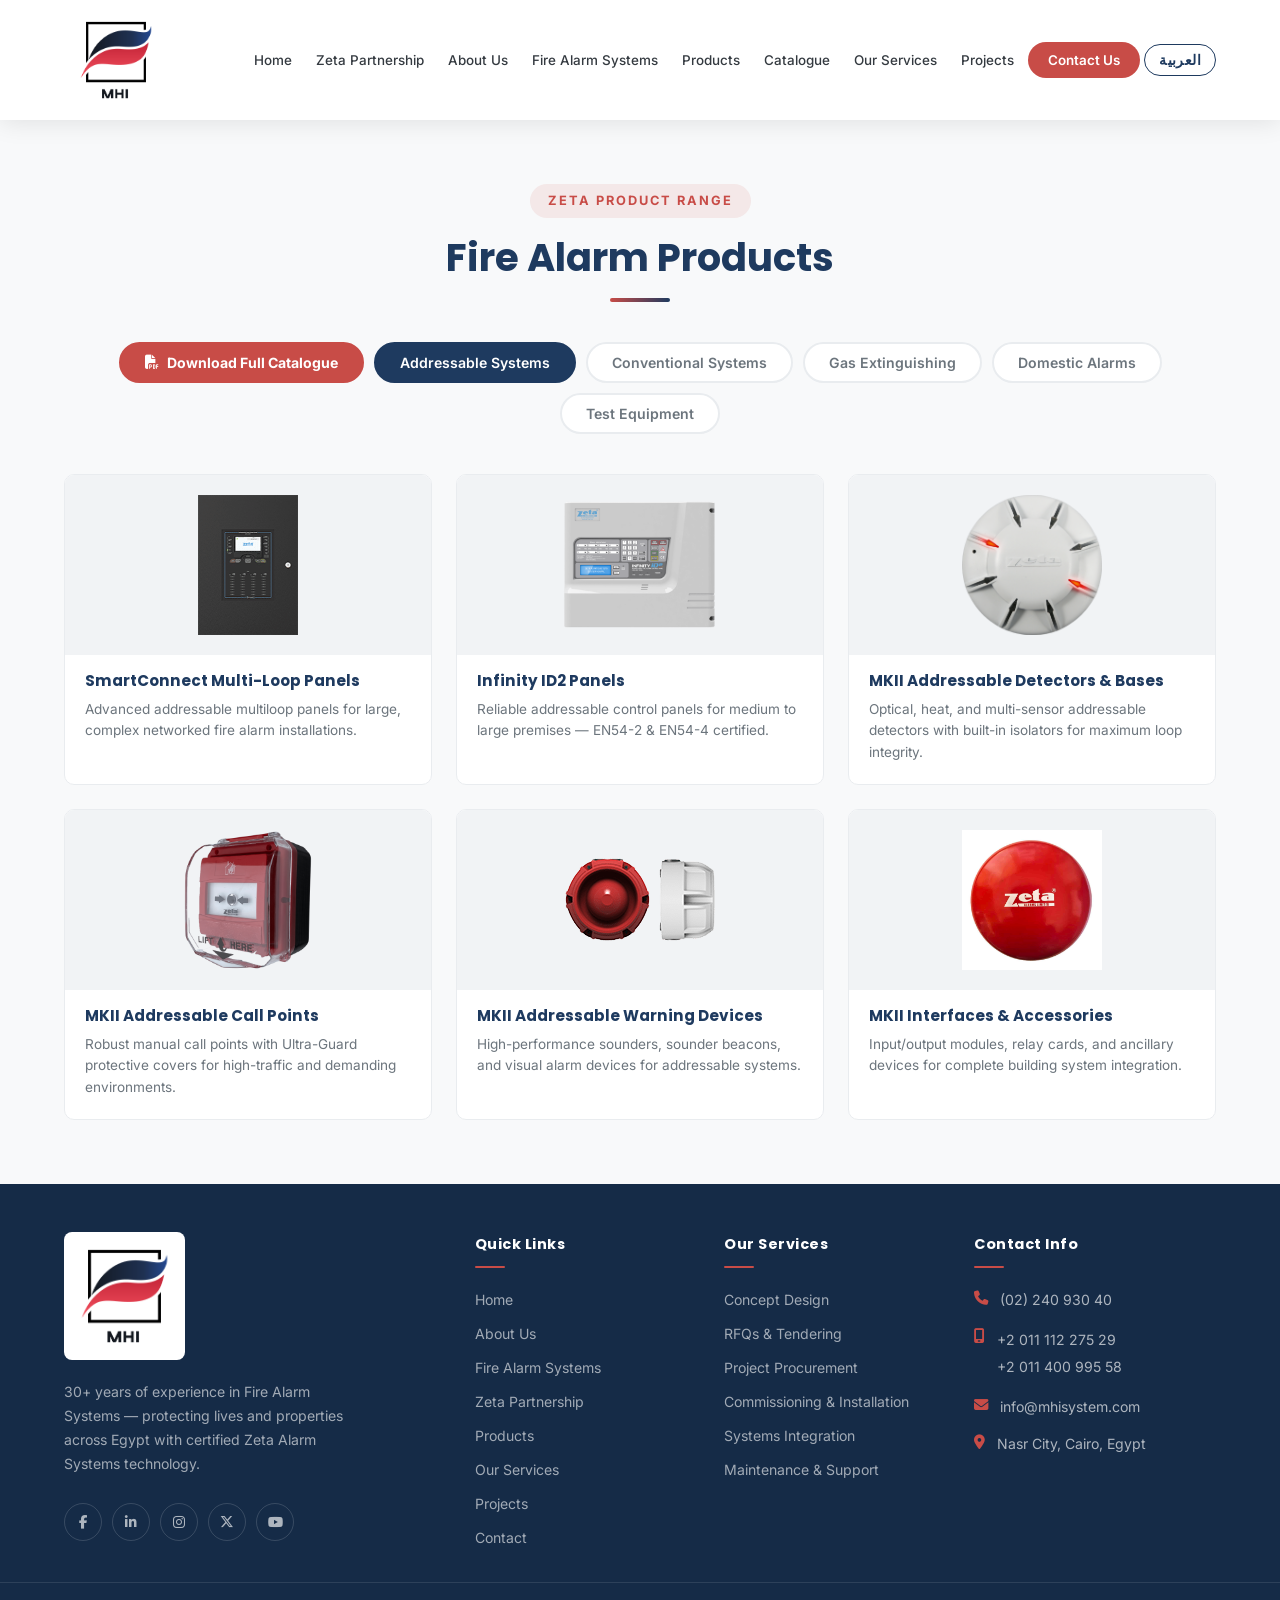
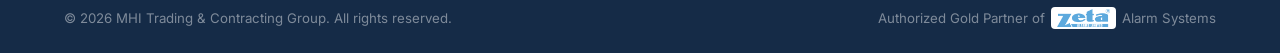
<file: products.html>
<!DOCTYPE html>
<html lang="en">
<head>
  <meta charset="UTF-8" />
  <meta name="viewport" content="width=device-width, initial-scale=1.0" />
  <meta name="description" content="Zeta Fire Alarm Products — Addressable, Conventional, Gas Extinguishing, Domestic and Test Equipment supplied by MHI Trading & Contracting Group, Cairo." />
  <title>Products | MHI Trading & Contracting Group</title>

  <!-- Fonts -->
  <link rel="preconnect" href="https://fonts.googleapis.com" />
  <link rel="preconnect" href="https://fonts.gstatic.com" crossorigin />
  <link href="https://fonts.googleapis.com/css2?family=Inter:wght@300;400;500;600;700;800;900&family=Poppins:wght@400;500;600;700;800&display=swap" rel="stylesheet" />

  <!-- Font Awesome -->
  <link rel="stylesheet" href="https://cdnjs.cloudflare.com/ajax/libs/font-awesome/6.5.0/css/all.min.css" />

  <!-- Stylesheet -->
  <link rel="stylesheet" href="css/styles.css" />

  <!-- Google Analytics -->
  <script async src="https://www.googletagmanager.com/gtag/js?id=G-HJ7PJTKDHN"></script>
  <script>window.dataLayer=window.dataLayer||[];function gtag(){dataLayer.push(arguments);}gtag('js',new Date());gtag('config','G-HJ7PJTKDHN');</script>
</head>
<body class="page-static">

  <!-- ============================================================
       HEADER / NAVIGATION
  ============================================================ -->
  <header class="header" id="header">
    <nav class="navbar container">

      <!-- Logo -->
      <a href="index.html" class="logo" aria-label="MHI Home">
        <img src="images/mhi-logo.png" alt="MHI Trading & Contracting Group" class="logo-img" />
      </a>

      <!-- Nav Links -->
      <ul class="nav-links" id="navLinks">
        <li><a href="index.html#home"       class="nav-link">Home</a></li>
        <li><a href="index.html#zeta"       class="nav-link">Zeta Partnership</a></li>
        <li><a href="index.html#about"      class="nav-link">About Us</a></li>
        <li><a href="index.html#fire-alarm" class="nav-link">Fire Alarm Systems</a></li>
        <li><a href="#products"             class="nav-link active">Products</a></li>
        <li><a href="#catalogue" class="nav-link" data-catalog-open>Catalogue</a></li>
        <li><a href="index.html#services"   class="nav-link">Our Services</a></li>
        <li><a href="index.html#projects"   class="nav-link">Projects</a></li>
        <li><a href="index.html#contact"    class="nav-link nav-cta">Contact Us</a></li>
        <li><a href="ar/products.html"      class="nav-link lang-switch" aria-label="Arabic version">العربية</a></li>
      </ul>

      <!-- Hamburger -->
      <button class="hamburger" id="hamburger" aria-label="Toggle navigation" aria-expanded="false">
        <span></span><span></span><span></span>
      </button>
    </nav>
  </header>

  <main style="padding-top: 120px;">

    <!-- ============================================================
         PRODUCTS CATALOG
    ============================================================ -->
    <section id="products" class="section products-catalog">
      <div class="container">
        <div class="section-header">
          <span class="section-tag">Zeta Product Range</span>
          <h2 class="section-title">Fire Alarm Products</h2>
          <div class="section-divider"></div>
        </div>

        <div class="prod-cat-tabs">
          <button type="button" class="catalog-tab-btn" data-catalog-open><i class="fas fa-file-pdf"></i> Download Full Catalogue</button>
          <button class="prod-cat-btn active" data-tab="addressable">Addressable Systems</button>
          <button class="prod-cat-btn" data-tab="conventional">Conventional Systems</button>
          <button class="prod-cat-btn" data-tab="gas">Gas Extinguishing</button>
          <button class="prod-cat-btn" data-tab="domestic">Domestic Alarms</button>
          <button class="prod-cat-btn" data-tab="test">Test Equipment</button>
        </div>

        <!-- Addressable Systems -->
        <div class="prod-panel active" data-tab="addressable">
          <div class="prod-grid">
            <div class="prod-card">
              <div class="prod-card-img"><img src="images/control-panel.png" alt="SmartConnect Multi-Loop Panel" /></div>
              <h4>SmartConnect Multi-Loop Panels</h4>
              <p>Advanced addressable multiloop panels for large, complex networked fire alarm installations.</p>
            </div>
            <div class="prod-card">
              <div class="prod-card-img"><img src="images/id2-panel.png" alt="Infinity ID2 Panel" /></div>
              <h4>Infinity ID2 Panels</h4>
              <p>Reliable addressable control panels for medium to large premises — EN54-2 &amp; EN54-4 certified.</p>
            </div>
            <div class="prod-card">
              <div class="prod-card-img"><img src="images/smoke-detector.png" alt="MKII Addressable Detectors" /></div>
              <h4>MKII Addressable Detectors &amp; Bases</h4>
              <p>Optical, heat, and multi-sensor addressable detectors with built-in isolators for maximum loop integrity.</p>
            </div>
            <div class="prod-card">
              <div class="prod-card-img"><img src="images/call-point.png" alt="MKII Addressable Call Points" /></div>
              <h4>MKII Addressable Call Points</h4>
              <p>Robust manual call points with Ultra-Guard protective covers for high-traffic and demanding environments.</p>
            </div>
            <div class="prod-card">
              <div class="prod-card-img"><img src="images/raptor-sounder.png" alt="MKII Addressable Warning Devices" /></div>
              <h4>MKII Addressable Warning Devices</h4>
              <p>High-performance sounders, sounder beacons, and visual alarm devices for addressable systems.</p>
            </div>
            <div class="prod-card">
              <div class="prod-card-img"><img src="images/fire-bell.jpg" alt="MKII Addressable Interfaces" /></div>
              <h4>MKII Interfaces &amp; Accessories</h4>
              <p>Input/output modules, relay cards, and ancillary devices for complete building system integration.</p>
            </div>
          </div>
        </div>

        <!-- Conventional Systems -->
        <div class="prod-panel" data-tab="conventional">
          <div class="prod-grid">
            <div class="prod-card">
              <div class="prod-card-img"><img src="images/infinity8-panel.png" alt="Infinity8 Conventional Panel" /></div>
              <h4>Infinity8 Conventional Panels</h4>
              <p>1 to 16 zone conventional fire alarm control panels — compact, reliable, and easy to install.</p>
            </div>
            <div class="prod-card">
              <div class="prod-card-img"><img src="images/control-panel.png" alt="SmartConnect Conventional Multiloop" /></div>
              <h4>SmartConnect Conventional Multiloop</h4>
              <p>Multi-loop conventional panels with LED zone indication for medium-sized premises.</p>
            </div>
            <div class="prod-card">
              <div class="prod-card-img"><img src="images/conventional-detectors.png" alt="Fyreye MKII Conventional Detectors" /></div>
              <h4>Fyreye MKII Conventional Detectors</h4>
              <p>Optical, heat, and multi-sensor conventional detectors engineered for dependable zone-based detection.</p>
            </div>
            <div class="prod-card">
              <div class="prod-card-img"><img src="images/cp4-call-point.png" alt="CP4 Conventional Call Points" /></div>
              <h4>CP4 Conventional Call Points</h4>
              <p>Robust conventional manual call points, surface and flush mounted, for reliable manual activation.</p>
            </div>
            <div class="prod-card">
              <div class="prod-card-img"><img src="images/raptor-sounder.png" alt="Conventional Warning Devices" /></div>
              <h4>Conventional Warning Devices</h4>
              <p>Wall sounders, sounder beacons, fire bells, and weatherproof Raptor sounders for all environments.</p>
            </div>
            <div class="prod-card">
              <div class="prod-card-img"><img src="images/beam-detector.png" alt="Beam & Flame Detectors" /></div>
              <h4>Beam &amp; Flame Detectors</h4>
              <p>Zeta Beam Xtra and UV/IR flame detectors for large open spaces, warehouses, and high-risk areas.</p>
            </div>
          </div>
        </div>

        <!-- Gas Extinguishing -->
        <div class="prod-panel" data-tab="gas">
          <div class="prod-grid prod-grid-center">
            <div class="prod-card">
              <div class="prod-card-img"><img src="images/gas-panel.png" alt="Premier EX Pro" /></div>
              <h4>Premier EX Pro</h4>
              <p>Advanced gas extinguishing control panel for clean agent and CO₂ suppression systems in critical environments.</p>
            </div>
          </div>
        </div>

        <!-- Domestic -->
        <div class="prod-panel" data-tab="domestic">
          <div class="prod-grid">
            <div class="prod-card">
              <div class="prod-card-img"><img src="images/smoke-detector.png" alt="Battery Operated Detectors" /></div>
              <h4>Battery Operated Detectors</h4>
              <p>Standalone battery-powered smoke and heat detectors for quick, simple residential installation — no wiring required.</p>
            </div>
            <div class="prod-card">
              <div class="prod-card-img"><img src="images/conventional-detectors.png" alt="Mains Operated Detectors" /></div>
              <h4>Mains Operated Detectors</h4>
              <p>240V mains-powered interconnectable detectors with battery back-up for comprehensive domestic protection.</p>
            </div>
          </div>
        </div>

        <!-- Test Equipment -->
        <div class="prod-panel" data-tab="test">
          <div class="prod-grid">
            <div class="prod-card">
              <div class="prod-card-img"><img src="images/test-equipment.jpg" alt="Detector Test Tools" /></div>
              <h4>Detector Test Tools</h4>
              <p>Extended reach test poles and functional test heads for smoke, heat, and multi-sensor detectors at height.</p>
            </div>
            <div class="prod-card">
              <div class="prod-card-img"><img src="images/smoke-detector.png" alt="Detector Test Aerosols" /></div>
              <h4>Detector Test Aerosols</h4>
              <p>Smoke and heat simulation aerosols for functional testing of fire detectors during commissioning and maintenance visits.</p>
            </div>
          </div>
        </div>

      </div>
    </section>

  </main>

  <!-- ============================================================
       FOOTER
  ============================================================ -->
  <footer class="footer">
    <div class="footer-top">
      <div class="container footer-top-grid">

        <!-- Brand -->
        <div class="footer-brand">
          <img src="images/mhi-logo.png" alt="MHI Trading & Contracting Group" class="footer-logo-img" />
          <p class="footer-brand-desc">30+ years of experience in Fire Alarm Systems — protecting lives and properties across Egypt with certified Zeta Alarm Systems technology.</p>
          <div class="footer-social">
            <a href="#" aria-label="Facebook" class="social-link"><i class="fab fa-facebook-f"></i></a>
            <a href="#" aria-label="LinkedIn" class="social-link"><i class="fab fa-linkedin-in"></i></a>
            <a href="#" aria-label="Instagram" class="social-link"><i class="fab fa-instagram"></i></a>
            <a href="#" aria-label="Twitter" class="social-link"><i class="fab fa-x-twitter"></i></a>
            <a href="#" aria-label="YouTube" class="social-link"><i class="fab fa-youtube"></i></a>
          </div>
        </div>

        <!-- Quick Links -->
        <div class="footer-col">
          <h4 class="footer-col-title">Quick Links</h4>
          <ul class="footer-links">
            <li><a href="index.html#home">Home</a></li>
            <li><a href="index.html#about">About Us</a></li>
            <li><a href="index.html#fire-alarm">Fire Alarm Systems</a></li>
            <li><a href="index.html#zeta">Zeta Partnership</a></li>
            <li><a href="products.html">Products</a></li>
            <li><a href="index.html#services">Our Services</a></li>
            <li><a href="index.html#projects">Projects</a></li>
            <li><a href="index.html#contact">Contact</a></li>
          </ul>
        </div>

        <!-- Services -->
        <div class="footer-col">
          <h4 class="footer-col-title">Our Services</h4>
          <ul class="footer-links">
            <li><a href="index.html#services">Concept Design</a></li>
            <li><a href="index.html#services">RFQs &amp; Tendering</a></li>
            <li><a href="index.html#services">Project Procurement</a></li>
            <li><a href="index.html#services">Commissioning &amp; Installation</a></li>
            <li><a href="index.html#services">Systems Integration</a></li>
            <li><a href="index.html#services">Maintenance &amp; Support</a></li>
          </ul>
        </div>

        <!-- Contact -->
        <div class="footer-col">
          <h4 class="footer-col-title">Contact Info</h4>
          <ul class="footer-contact-list">
            <li>
              <i class="fas fa-phone"></i>
              <a href="tel:+20224093040">(02) 240 930 40</a>
            </li>
            <li>
              <i class="fas fa-mobile-screen"></i>
              <div>
                <a href="tel:+201111227529">+2 011 112 275 29</a><br />
                <a href="tel:+201140099558">+2 011 400 995 58</a>
              </div>
            </li>
            <li>
              <i class="fas fa-envelope"></i>
              <a href="mailto:info@mhisystem.com">info@mhisystem.com</a>
            </li>
            <li>
              <i class="fas fa-location-dot"></i>
              <span>Nasr City, Cairo, Egypt</span>
            </li>
          </ul>
        </div>

      </div>
    </div>

    <div class="footer-bottom">
      <div class="container footer-bottom-inner">
        <p>&copy; <span id="currentYear"></span> MHI Trading &amp; Contracting Group. All rights reserved.</p>
        <p class="footer-partner-note">
          Authorized Gold Partner of
          <img src="images/zeta-logo.png" alt="Zeta" class="footer-zeta-logo" />
          Alarm Systems
        </p>
      </div>
    </div>
  </footer>

  <!-- Catalogue download popup -->
  <div class="catalog-modal" id="catalogModal" role="dialog" aria-modal="true" aria-labelledby="catalogTitle" aria-hidden="true">
    <div class="catalog-box">
      <button type="button" class="catalog-close" aria-label="Close">&times;</button>

      <div class="catalog-head">
        <div class="catalog-icon"><i class="fas fa-file-pdf"></i></div>
        <h3 id="catalogTitle">Zeta Product Catalogue</h3>
        <p>The complete range of fire alarm systems, detectors and accessories</p>
      </div>

      <div class="catalog-body" id="catalogStepForm">
        <form id="catalogForm" novalidate data-error-msg="Sorry, something went wrong. Please try again or email us at info@mhisystem.com" data-site-lang="en">
          <input type="hidden" name="access_key" value="a216b57f-4d25-4ff0-a7a1-caee9b956564" />
          <input type="hidden" name="subject" value="Catalogue Download — MHI Website" />
          <input type="hidden" name="from_name" value="MHI Website" />
          <input type="hidden" name="redirect" value="false" />
          <input type="text" name="website" class="hp" tabindex="-1" autocomplete="off" aria-hidden="true" />

          <div class="catalog-label">Choose catalogue language</div>
          <div class="catalog-langs">
            <label class="catalog-lang">
              <input type="radio" name="language" value="en" data-file="catalog/Zeta-Product-Catalogue-English.pdf" checked />
              <span class="catalog-lang-card">
                <span class="catalog-lang-name">English</span>
                <span class="catalog-lang-sub">PDF · 23 MB</span>
              </span>
            </label>
            <label class="catalog-lang">
              <input type="radio" name="language" value="ar" data-file="catalog/Zeta-Product-Catalogue-Arabic.pdf" />
              <span class="catalog-lang-card">
                <span class="catalog-lang-name">العربية</span>
                <span class="catalog-lang-sub">PDF · 24 MB</span>
              </span>
            </label>
          </div>

          <label class="catalog-label" for="catalogEmail">Email address</label>
          <input type="email" id="catalogEmail" name="email" class="catalog-input" placeholder="name@company.com" autocomplete="email" required />
          <div class="catalog-error" id="catalogError">Please enter a valid email address.</div>

          <button type="submit" class="catalog-submit"><i class="fas fa-download"></i> <span>Download Catalogue</span></button>
          <p class="catalog-privacy"><i class="fas fa-lock"></i> We respect your privacy and will not share your email.</p>
        </form>
      </div>

      <div class="catalog-body catalog-done" id="catalogStepDownload" hidden>
        <div class="catalog-check"><i class="fas fa-check"></i></div>
        <h4>Thank you!</h4>
        <p>Your catalogue download has started.</p>
        <a class="catalog-retry" id="catalogRetry" href="#" download>Didn't start? Click here</a>
        <button type="button" class="catalog-submit catalog-finish">Close</button>
      </div>
    </div>
  </div>

  <!-- Back to Top -->
  <button class="back-to-top" id="backToTop" aria-label="Back to top">
    <i class="fas fa-chevron-up"></i>
  </button>

  <script src="js/main.js"></script>
</body>
</html>
</file>
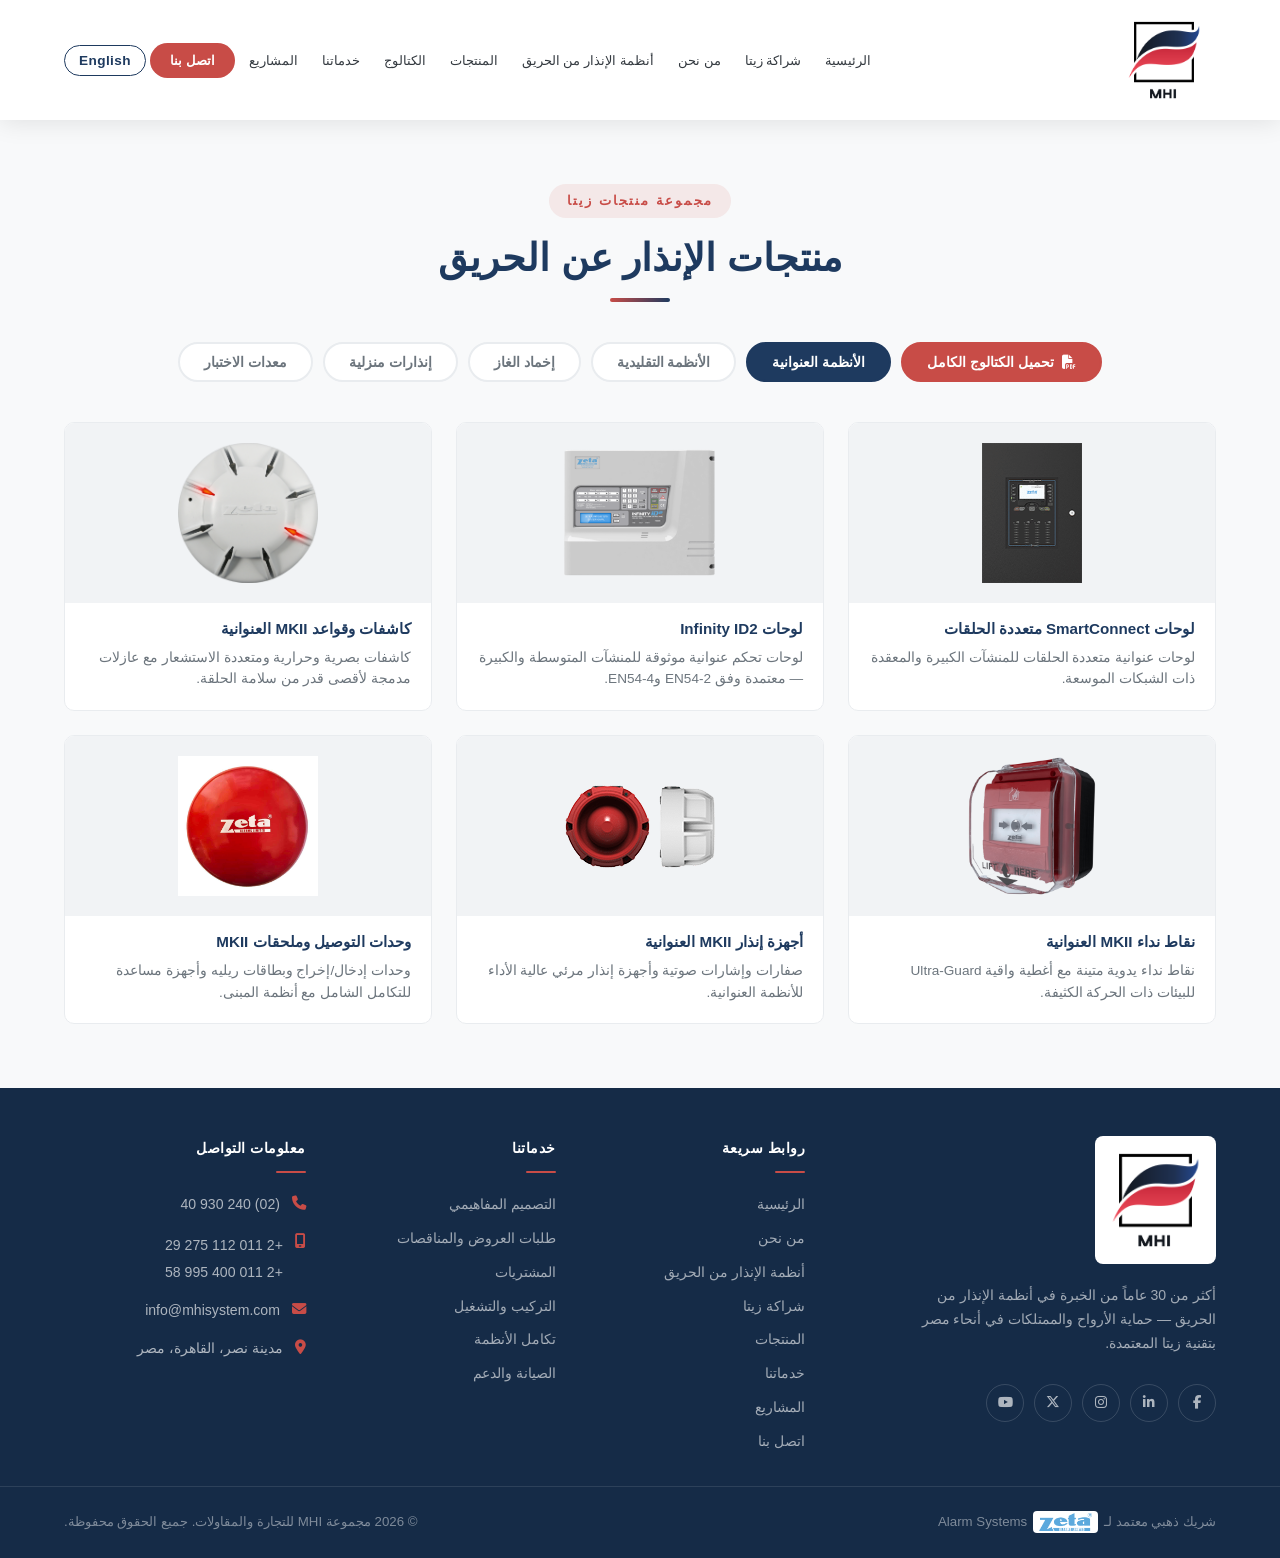
<file: ar/products.html>
<!DOCTYPE html>
<html lang="ar" dir="rtl">
<head>
  <meta charset="UTF-8" />
  <meta name="viewport" content="width=device-width, initial-scale=1.0" />
  <meta name="description" content="منتجات زيتا للإنذار من الحريق — أنظمة عنوانية وتقليدية وإخماد غاز وإنذارات منزلية ومعدات اختبار، توفرها MHI في القاهرة." />
  <title>المنتجات | مجموعة MHI للتجارة والمقاولات</title>

  <!-- Fonts -->
  <link rel="preconnect" href="https://fonts.googleapis.com" />
  <link rel="preconnect" href="https://fonts.gstatic.com" crossorigin />
  <link href="https://fonts.googleapis.com/css2?family=Inter:wght@300;400;500;600;700;800;900&family=Poppins:wght@400;500;600;700;800&display=swap" rel="stylesheet" />

  <!-- Font Awesome -->
  <link rel="stylesheet" href="https://cdnjs.cloudflare.com/ajax/libs/font-awesome/6.5.0/css/all.min.css" />

  <!-- Stylesheet -->
  <link rel="stylesheet" href="../css/styles.css" />
  <link rel="stylesheet" href="../css/styles-rtl.css" />

  <!-- Google Analytics -->
  <script async src="https://www.googletagmanager.com/gtag/js?id=G-HJ7PJTKDHN"></script>
  <script>window.dataLayer=window.dataLayer||[];function gtag(){dataLayer.push(arguments);}gtag('js',new Date());gtag('config','G-HJ7PJTKDHN');</script>
</head>
<body class="page-static">

  <!-- ============================================================
       HEADER / NAVIGATION
  ============================================================ -->
  <header class="header" id="header">
    <nav class="navbar container">

      <!-- Logo -->
      <a href="../ar/index.html" class="logo" aria-label="MHI الرئيسية">
        <img src="../images/mhi-logo.png" alt="مجموعة MHI للتجارة والمقاولات" class="logo-img" />
      </a>

      <!-- Nav Links -->
      <ul class="nav-links" id="navLinks">
        <li><a href="../ar/index.html#home"       class="nav-link">الرئيسية</a></li>
        <li><a href="../ar/index.html#zeta"       class="nav-link">شراكة زيتا</a></li>
        <li><a href="../ar/index.html#about"      class="nav-link">من نحن</a></li>
        <li><a href="../ar/index.html#fire-alarm" class="nav-link">أنظمة الإنذار من الحريق</a></li>
        <li><a href="#products"                   class="nav-link active">المنتجات</a></li>
        <li><a href="#catalogue" class="nav-link" data-catalog-open>الكتالوج</a></li>
        <li><a href="../ar/index.html#services"   class="nav-link">خدماتنا</a></li>
        <li><a href="../ar/index.html#projects"   class="nav-link">المشاريع</a></li>
        <li><a href="../ar/index.html#contact"    class="nav-link nav-cta">اتصل بنا</a></li>
        <li><a href="../products.html"            class="nav-link lang-switch" aria-label="English version">English</a></li>
      </ul>

      <!-- Hamburger -->
      <button class="hamburger" id="hamburger" aria-label="Toggle navigation" aria-expanded="false">
        <span></span><span></span><span></span>
      </button>
    </nav>
  </header>

  <main style="padding-top: 120px;">

    <!-- ============================================================
         PRODUCTS CATALOG
    ============================================================ -->
    <section id="products" class="section products-catalog">
      <div class="container">
        <div class="section-header">
          <span class="section-tag">مجموعة منتجات زيتا</span>
          <h2 class="section-title">منتجات الإنذار عن الحريق</h2>
          <div class="section-divider"></div>
        </div>

        <div class="prod-cat-tabs">
          <button type="button" class="catalog-tab-btn" data-catalog-open><i class="fas fa-file-pdf"></i> تحميل الكتالوج الكامل</button>
          <button class="prod-cat-btn active" data-tab="addressable">الأنظمة العنوانية</button>
          <button class="prod-cat-btn" data-tab="conventional">الأنظمة التقليدية</button>
          <button class="prod-cat-btn" data-tab="gas">إخماد الغاز</button>
          <button class="prod-cat-btn" data-tab="domestic">إنذارات منزلية</button>
          <button class="prod-cat-btn" data-tab="test">معدات الاختبار</button>
        </div>

        <!-- Addressable Systems -->
        <div class="prod-panel active" data-tab="addressable">
          <div class="prod-grid">
            <div class="prod-card">
              <div class="prod-card-img"><img src="../images/control-panel.png" alt="لوحة SmartConnect متعددة الحلقات" /></div>
              <h4>لوحات SmartConnect متعددة الحلقات</h4>
              <p>لوحات عنوانية متعددة الحلقات للمنشآت الكبيرة والمعقدة ذات الشبكات الموسعة.</p>
            </div>
            <div class="prod-card">
              <div class="prod-card-img"><img src="../images/id2-panel.png" alt="لوحة Infinity ID2" /></div>
              <h4>لوحات Infinity ID2</h4>
              <p>لوحات تحكم عنوانية موثوقة للمنشآت المتوسطة والكبيرة — معتمدة وفق EN54-2 وEN54-4.</p>
            </div>
            <div class="prod-card">
              <div class="prod-card-img"><img src="../images/smoke-detector.png" alt="كاشفات MKII العنوانية" /></div>
              <h4>كاشفات وقواعد MKII العنوانية</h4>
              <p>كاشفات بصرية وحرارية ومتعددة الاستشعار مع عازلات مدمجة لأقصى قدر من سلامة الحلقة.</p>
            </div>
            <div class="prod-card">
              <div class="prod-card-img"><img src="../images/call-point.png" alt="نقاط نداء MKII العنوانية" /></div>
              <h4>نقاط نداء MKII العنوانية</h4>
              <p>نقاط نداء يدوية متينة مع أغطية واقية Ultra-Guard للبيئات ذات الحركة الكثيفة.</p>
            </div>
            <div class="prod-card">
              <div class="prod-card-img"><img src="../images/raptor-sounder.png" alt="أجهزة إنذار MKII العنوانية" /></div>
              <h4>أجهزة إنذار MKII العنوانية</h4>
              <p>صفارات وإشارات صوتية وأجهزة إنذار مرئي عالية الأداء للأنظمة العنوانية.</p>
            </div>
            <div class="prod-card">
              <div class="prod-card-img"><img src="../images/fire-bell.jpg" alt="وحدات التوصيل والملحقات MKII" /></div>
              <h4>وحدات التوصيل وملحقات MKII</h4>
              <p>وحدات إدخال/إخراج وبطاقات ريليه وأجهزة مساعدة للتكامل الشامل مع أنظمة المبنى.</p>
            </div>
          </div>
        </div>

        <!-- Conventional Systems -->
        <div class="prod-panel" data-tab="conventional">
          <div class="prod-grid">
            <div class="prod-card">
              <div class="prod-card-img"><img src="../images/infinity8-panel.png" alt="لوحات Infinity8 التقليدية" /></div>
              <h4>لوحات Infinity8 التقليدية</h4>
              <p>لوحات تحكم تقليدية من 1 إلى 16 منطقة — مدمجة وموثوقة وسهلة التركيب.</p>
            </div>
            <div class="prod-card">
              <div class="prod-card-img"><img src="../images/control-panel.png" alt="SmartConnect متعدد الحلقات التقليدية" /></div>
              <h4>SmartConnect متعدد الحلقات التقليدية</h4>
              <p>لوحات تقليدية متعددة الحلقات مع إشارات LED للمنشآت متوسطة الحجم.</p>
            </div>
            <div class="prod-card">
              <div class="prod-card-img"><img src="../images/conventional-detectors.png" alt="كاشفات Fyreye MKII التقليدية" /></div>
              <h4>كاشفات Fyreye MKII التقليدية</h4>
              <p>كاشفات بصرية وحرارية ومتعددة الاستشعار لكشف موثوق بالمناطق.</p>
            </div>
            <div class="prod-card">
              <div class="prod-card-img"><img src="../images/cp4-call-point.png" alt="نقاط نداء CP4 التقليدية" /></div>
              <h4>نقاط نداء CP4 التقليدية</h4>
              <p>نقاط نداء يدوية تقليدية سطحية ومدمجة للتفعيل اليدوي الموثوق.</p>
            </div>
            <div class="prod-card">
              <div class="prod-card-img"><img src="../images/raptor-sounder.png" alt="أجهزة الإنذار التقليدية" /></div>
              <h4>أجهزة الإنذار التقليدية</h4>
              <p>صفارات جدارية وإشارات صوتية وأجراس حريق وصفارات Raptor مقاومة للطقس لجميع البيئات.</p>
            </div>
            <div class="prod-card">
              <div class="prod-card-img"><img src="../images/beam-detector.png" alt="كاشفات الشعاع واللهب" /></div>
              <h4>كاشفات الشعاع واللهب</h4>
              <p>كاشفات Zeta Beam Xtra وأشعة فوق بنفسجية/تحت حمراء للمساحات المفتوحة الكبيرة والمستودعات.</p>
            </div>
          </div>
        </div>

        <!-- Gas Extinguishing -->
        <div class="prod-panel" data-tab="gas">
          <div class="prod-grid prod-grid-center">
            <div class="prod-card">
              <div class="prod-card-img"><img src="../images/gas-panel.png" alt="Premier EX Pro" /></div>
              <h4>Premier EX Pro</h4>
              <p>لوحة تحكم متقدمة لأنظمة إخماد الغاز النظيف وثاني أكسيد الكربون في البيئات الحيوية.</p>
            </div>
          </div>
        </div>

        <!-- Domestic -->
        <div class="prod-panel" data-tab="domestic">
          <div class="prod-grid">
            <div class="prod-card">
              <div class="prod-card-img"><img src="../images/smoke-detector.png" alt="كاشفات تعمل بالبطارية" /></div>
              <h4>كاشفات تعمل بالبطارية</h4>
              <p>كاشفات دخان وحرارة مستقلة تعمل بالبطارية للتركيب السريع في المساكن — دون الحاجة إلى تمديد أسلاك.</p>
            </div>
            <div class="prod-card">
              <div class="prod-card-img"><img src="../images/conventional-detectors.png" alt="كاشفات تعمل بالكهرباء" /></div>
              <h4>كاشفات تعمل بالكهرباء</h4>
              <p>كاشفات مترابطة تعمل بتيار 240 فولت مع بطارية احتياطية للحماية المنزلية الشاملة.</p>
            </div>
          </div>
        </div>

        <!-- Test Equipment -->
        <div class="prod-panel" data-tab="test">
          <div class="prod-grid">
            <div class="prod-card">
              <div class="prod-card-img"><img src="../images/test-equipment.jpg" alt="أدوات اختبار الكاشفات" /></div>
              <h4>أدوات اختبار الكاشفات</h4>
              <p>عصي اختبار مطولة ورؤوس اختبار وظيفي لكاشفات الدخان والحرارة والاستشعار المتعدد على الارتفاعات.</p>
            </div>
            <div class="prod-card">
              <div class="prod-card-img"><img src="../images/smoke-detector.png" alt="بخاخات اختبار الكاشفات" /></div>
              <h4>بخاخات اختبار الكاشفات</h4>
              <p>بخاخات محاكاة الدخان والحرارة للاختبار الوظيفي لكاشفات الحريق أثناء التشغيل والصيانة.</p>
            </div>
          </div>
        </div>

      </div>
    </section>

  </main>

  <!-- ============================================================
       FOOTER
  ============================================================ -->
  <footer class="footer">
    <div class="footer-top">
      <div class="container footer-top-grid">

        <!-- Brand -->
        <div class="footer-brand">
          <img src="../images/mhi-logo.png" alt="مجموعة MHI للتجارة والمقاولات" class="footer-logo-img" />
          <p class="footer-brand-desc">أكثر من 30 عاماً من الخبرة في أنظمة الإنذار من الحريق — حماية الأرواح والممتلكات في أنحاء مصر بتقنية زيتا المعتمدة.</p>
          <div class="footer-social">
            <a href="#" aria-label="Facebook" class="social-link"><i class="fab fa-facebook-f"></i></a>
            <a href="#" aria-label="LinkedIn" class="social-link"><i class="fab fa-linkedin-in"></i></a>
            <a href="#" aria-label="Instagram" class="social-link"><i class="fab fa-instagram"></i></a>
            <a href="#" aria-label="Twitter" class="social-link"><i class="fab fa-x-twitter"></i></a>
            <a href="#" aria-label="YouTube" class="social-link"><i class="fab fa-youtube"></i></a>
          </div>
        </div>

        <!-- Quick Links -->
        <div class="footer-col">
          <h4 class="footer-col-title">روابط سريعة</h4>
          <ul class="footer-links">
            <li><a href="../ar/index.html#home">الرئيسية</a></li>
            <li><a href="../ar/index.html#about">من نحن</a></li>
            <li><a href="../ar/index.html#fire-alarm">أنظمة الإنذار من الحريق</a></li>
            <li><a href="../ar/index.html#zeta">شراكة زيتا</a></li>
            <li><a href="products.html">المنتجات</a></li>
            <li><a href="../ar/index.html#services">خدماتنا</a></li>
            <li><a href="../ar/index.html#projects">المشاريع</a></li>
            <li><a href="../ar/index.html#contact">اتصل بنا</a></li>
          </ul>
        </div>

        <!-- Services -->
        <div class="footer-col">
          <h4 class="footer-col-title">خدماتنا</h4>
          <ul class="footer-links">
            <li><a href="../ar/index.html#services">التصميم المفاهيمي</a></li>
            <li><a href="../ar/index.html#services">طلبات العروض والمناقصات</a></li>
            <li><a href="../ar/index.html#services">المشتريات</a></li>
            <li><a href="../ar/index.html#services">التركيب والتشغيل</a></li>
            <li><a href="../ar/index.html#services">تكامل الأنظمة</a></li>
            <li><a href="../ar/index.html#services">الصيانة والدعم</a></li>
          </ul>
        </div>

        <!-- Contact -->
        <div class="footer-col">
          <h4 class="footer-col-title">معلومات التواصل</h4>
          <ul class="footer-contact-list">
            <li>
              <i class="fas fa-phone"></i>
              <a href="tel:+20224093040">(02) 240 930 40</a>
            </li>
            <li>
              <i class="fas fa-mobile-screen"></i>
              <div>
                <a href="tel:+201111227529">+2 011 112 275 29</a><br />
                <a href="tel:+201140099558">+2 011 400 995 58</a>
              </div>
            </li>
            <li>
              <i class="fas fa-envelope"></i>
              <a href="mailto:info@mhisystem.com">info@mhisystem.com</a>
            </li>
            <li>
              <i class="fas fa-location-dot"></i>
              <span>مدينة نصر، القاهرة، مصر</span>
            </li>
          </ul>
        </div>

      </div>
    </div>

    <div class="footer-bottom">
      <div class="container footer-bottom-inner">
        <p>&copy; <span id="currentYear"></span> مجموعة MHI للتجارة والمقاولات. جميع الحقوق محفوظة.</p>
        <p class="footer-partner-note">
          شريك ذهبي معتمد لـ
          <img src="../images/zeta-logo.png" alt="Zeta" class="footer-zeta-logo" />
          Alarm Systems
        </p>
      </div>
    </div>
  </footer>

  <!-- تحميل الكتالوج (بعد إدخال البريد الإلكتروني) -->
  <div class="catalog-modal" id="catalogModal" role="dialog" aria-modal="true" aria-labelledby="catalogTitle" aria-hidden="true">
    <div class="catalog-box">
      <button type="button" class="catalog-close" aria-label="إغلاق">&times;</button>

      <div class="catalog-head">
        <div class="catalog-icon"><i class="fas fa-file-pdf"></i></div>
        <h3 id="catalogTitle">كتالوج منتجات زيتا</h3>
        <p>المجموعة الكاملة من أنظمة الإنذار من الحريق والكواشف والملحقات</p>
      </div>

      <div class="catalog-body" id="catalogStepForm">
        <form id="catalogForm" novalidate data-error-msg="عذراً، حدث خطأ ما. يرجى المحاولة مرة أخرى أو مراسلتنا على info@mhisystem.com" data-site-lang="ar">
          <input type="hidden" name="access_key" value="a216b57f-4d25-4ff0-a7a1-caee9b956564" />
          <input type="hidden" name="subject" value="Catalogue Download — MHI Website" />
          <input type="hidden" name="from_name" value="MHI Website" />
          <input type="hidden" name="redirect" value="false" />
          <input type="text" name="website" class="hp" tabindex="-1" autocomplete="off" aria-hidden="true" />

          <div class="catalog-label">اختر لغة الكتالوج</div>
          <div class="catalog-langs">
            <label class="catalog-lang">
              <input type="radio" name="language" value="en" data-file="../catalog/Zeta-Product-Catalogue-English.pdf" />
              <span class="catalog-lang-card">
                <span class="catalog-lang-name">English</span>
                <span class="catalog-lang-sub">PDF · 23 MB</span>
              </span>
            </label>
            <label class="catalog-lang">
              <input type="radio" name="language" value="ar" data-file="../catalog/Zeta-Product-Catalogue-Arabic.pdf" checked />
              <span class="catalog-lang-card">
                <span class="catalog-lang-name">العربية</span>
                <span class="catalog-lang-sub">PDF · 24 MB</span>
              </span>
            </label>
          </div>

          <label class="catalog-label" for="catalogEmail">البريد الإلكتروني</label>
          <input type="email" id="catalogEmail" name="email" class="catalog-input" placeholder="name@company.com" autocomplete="email" dir="ltr" required />
          <div class="catalog-error" id="catalogError">يرجى إدخال بريد إلكتروني صحيح.</div>

          <button type="submit" class="catalog-submit"><i class="fas fa-download"></i> <span>تحميل الكتالوج</span></button>
          <p class="catalog-privacy"><i class="fas fa-lock"></i> نحترم خصوصيتك ولن نشارك بريدك الإلكتروني.</p>
        </form>
      </div>

      <div class="catalog-body catalog-done" id="catalogStepDownload" hidden>
        <div class="catalog-check"><i class="fas fa-check"></i></div>
        <h4>شكراً لك!</h4>
        <p>بدأ تحميل الكتالوج الآن.</p>
        <a class="catalog-retry" id="catalogRetry" href="#" download>لم يبدأ التحميل؟ اضغط هنا</a>
        <button type="button" class="catalog-submit catalog-finish">إغلاق</button>
      </div>
    </div>
  </div>

  <!-- Back to Top -->
  <button class="back-to-top" id="backToTop" aria-label="Back to top">
    <i class="fas fa-chevron-up"></i>
  </button>

  <script src="../js/main.js"></script>
</body>
</html>
</file>
<file: css/styles.css>
/* ============================================================
   MHI Trading & Contracting Group — Main Stylesheet
   Colors: Red #C84C47 | Dark Blue #1E3A5F | Black #222222
============================================================ */

/* --- Reset & Base --- */
*, *::before, *::after { box-sizing: border-box; margin: 0; padding: 0; }

:root {
  --red:       #C84C47;
  --red-dark:  #a63a36;
  --blue:      #1E3A5F;
  --blue-dark: #152b47;
  --blue-light:#2a4f82;
  --black:     #222222;
  --white:     #FFFFFF;
  --gray-50:   #F8F9FA;
  --gray-100:  #F1F3F5;
  --gray-200:  #E9ECEF;
  --gray-400:  #ADB5BD;
  --gray-600:  #6C757D;
  --gray-800:  #343A40;
  --shadow-sm: 0 2px 8px rgba(0,0,0,.08);
  --shadow-md: 0 6px 24px rgba(0,0,0,.12);
  --shadow-lg: 0 16px 48px rgba(0,0,0,.16);
  --radius:    10px;
  --radius-lg: 18px;
  --transition: 0.3s ease;
  --font-body: 'Inter', sans-serif;
  --font-head: 'Poppins', sans-serif;
}

html { scroll-behavior: smooth; font-size: 16px; }

body {
  font-family: var(--font-body);
  color: var(--black);
  background: var(--white);
  line-height: 1.7;
  overflow-x: hidden;
}

img { max-width: 100%; display: block; }
a { text-decoration: none; color: inherit; }
ul { list-style: none; }
button { cursor: pointer; border: none; background: none; }

.container {
  width: 100%;
  max-width: 1200px;
  margin: 0 auto;
  padding: 0 24px;
}

/* ============================================================
   BUTTONS
============================================================ */
.btn {
  display: inline-flex;
  align-items: center;
  gap: 8px;
  padding: 14px 30px;
  border-radius: 50px;
  font-family: var(--font-body);
  font-weight: 600;
  font-size: .95rem;
  transition: var(--transition);
  white-space: nowrap;
}

.btn-primary {
  background: var(--red);
  color: var(--white);
  box-shadow: 0 4px 20px rgba(200,76,71,.35);
}
.btn-primary:hover {
  background: var(--red-dark);
  transform: translateY(-2px);
  box-shadow: 0 8px 28px rgba(200,76,71,.45);
}

.btn-outline {
  background: transparent;
  color: var(--white);
  border: 2px solid rgba(255,255,255,.6);
}
.btn-outline:hover {
  background: rgba(255,255,255,.12);
  border-color: var(--white);
}

.btn-primary-light {
  background: var(--white);
  color: var(--blue);
  font-weight: 700;
  box-shadow: var(--shadow-md);
}
.btn-primary-light:hover {
  background: var(--gray-100);
  transform: translateY(-2px);
  box-shadow: var(--shadow-lg);
}

/* ============================================================
   SECTION COMMONS
============================================================ */
.section { padding: 64px 0; }

.section-header {
  text-align: center;
  margin-bottom: 40px;
}

.section-tag {
  display: inline-block;
  background: rgba(200,76,71,.1);
  color: var(--red);
  font-size: .8rem;
  font-weight: 700;
  letter-spacing: 2px;
  text-transform: uppercase;
  padding: 6px 18px;
  border-radius: 50px;
  margin-bottom: 16px;
}

.section-tag-light {
  background: rgba(255,255,255,.15);
  color: var(--white);
}

.section-title {
  font-family: var(--font-head);
  font-size: clamp(1.8rem, 3vw, 2.6rem);
  font-weight: 700;
  color: var(--blue);
  line-height: 1.25;
  margin-bottom: 16px;
}

.section-title-light { color: var(--white); }

.section-divider {
  width: 60px;
  height: 4px;
  background: linear-gradient(90deg, var(--red), var(--blue));
  border-radius: 2px;
  margin: 0 auto 20px;
}

.section-divider-light {
  background: linear-gradient(90deg, var(--white), rgba(255,255,255,.3));
}

.section-subtitle {
  color: var(--gray-600);
  max-width: 680px;
  margin: 0 auto;
  font-size: 1.05rem;
}

.section-subtitle-light { color: rgba(255,255,255,.8); }

/* ============================================================
   HEADER / NAV
============================================================ */
.header {
  position: fixed;
  top: 0;
  left: 0;
  right: 0;
  z-index: 1000;
  background: transparent;
  transition: background .35s ease, box-shadow .35s ease;
  padding: 0;
}

.header.scrolled,
.page-static .header {
  background: var(--white);
  box-shadow: 0 2px 24px rgba(0,0,0,.1);
}

.navbar {
  display: flex;
  align-items: center;
  justify-content: space-between;
  height: 120px;
}

.logo-img {
  height: 108px;
  width: auto;
  object-fit: contain;
  display: block;
  background: var(--white);
  border-radius: 10px;
  padding: 6px 12px;
  transition: var(--transition);
}

.nav-links {
  display: flex;
  align-items: center;
  gap: 4px;
}

.nav-link {
  font-size: .88rem;
  font-weight: 500;
  padding: 8px 14px;
  border-radius: 6px;
  color: rgba(255,255,255,.9);
  transition: var(--transition);
  position: relative;
}

.nav-link::after {
  content: '';
  position: absolute;
  bottom: 2px;
  left: 14px;
  right: 14px;
  height: 2px;
  background: var(--red);
  transform: scaleX(0);
  transition: transform .25s ease;
  border-radius: 1px;
}

.nav-link:hover::after,
.nav-link.active::after { transform: scaleX(1); }

.nav-link:hover,
.nav-link.active { color: var(--white); }

.header.scrolled .nav-link,
.page-static .header .nav-link { color: var(--gray-800); }
.header.scrolled .nav-link:hover,
.header.scrolled .nav-link.active,
.page-static .header .nav-link:hover,
.page-static .header .nav-link.active { color: var(--blue); }

.nav-link.nav-cta {
  background: var(--red);
  color: var(--white) !important;
  padding: 10px 20px;
  border-radius: 50px;
  font-weight: 600;
}

.nav-link.nav-cta::after { display: none; }

.nav-link.nav-cta:hover {
  background: var(--red-dark);
  transform: translateY(-1px);
  box-shadow: 0 4px 16px rgba(200,76,71,.4);
}

.nav-link.lang-switch {
  border: 1.5px solid rgba(255,255,255,.5);
  padding: 7px 14px;
  border-radius: 50px;
  font-size: .85rem;
  font-weight: 600;
  letter-spacing: .03em;
  transition: background var(--transition), border-color var(--transition), color var(--transition);
}
.nav-link.lang-switch::after { display: none; }
.nav-link.lang-switch:hover {
  background: rgba(255,255,255,.15);
  border-color: rgba(255,255,255,.9);
}
.header.scrolled .nav-link.lang-switch,
.page-static .header .nav-link.lang-switch {
  border-color: var(--blue);
  color: var(--blue) !important;
}
.header.scrolled .nav-link.lang-switch:hover,
.page-static .header .nav-link.lang-switch:hover {
  background: var(--blue);
  color: var(--white) !important;
}

/* Hamburger */
.hamburger {
  display: none;
  flex-direction: column;
  gap: 5px;
  padding: 6px;
  z-index: 1100;
}

.hamburger span {
  display: block;
  width: 26px;
  height: 2.5px;
  background: var(--white);
  border-radius: 2px;
  transition: var(--transition);
}

.header.scrolled .hamburger span,
.page-static .header .hamburger span { background: var(--blue); }

.hamburger.open span:nth-child(1) { transform: translateY(7.5px) rotate(45deg); }
.hamburger.open span:nth-child(2) { opacity: 0; transform: scaleX(0); }
.hamburger.open span:nth-child(3) { transform: translateY(-7.5px) rotate(-45deg); }

/* ============================================================
   HERO
============================================================ */
.hero {
  position: relative;
  min-height: 100vh;
  display: flex;
  align-items: center;
  overflow: hidden;
}

.hero-bg {
  position: absolute;
  inset: 0;
  background:
    linear-gradient(135deg, var(--blue-dark) 0%, var(--blue) 40%, #1a4a75 60%, #0d2238 100%);
}

/* Animated geometric shapes */
.hero-bg::before,
.hero-bg::after {
  content: '';
  position: absolute;
  border-radius: 50%;
  opacity: .06;
}
.hero-bg::before {
  width: 700px; height: 700px;
  background: var(--red);
  top: -200px; right: -200px;
  animation: float1 12s ease-in-out infinite alternate;
}
.hero-bg::after {
  width: 500px; height: 500px;
  background: var(--white);
  bottom: -200px; left: -100px;
  animation: float2 15s ease-in-out infinite alternate;
}

@keyframes float1 { from { transform: translate(0,0) scale(1); } to { transform: translate(40px, 40px) scale(1.1); } }
@keyframes float2 { from { transform: translate(0,0) scale(1); } to { transform: translate(-30px, 30px) scale(1.08); } }

.hero-overlay {
  position: absolute;
  inset: 0;
  background: linear-gradient(to right, rgba(30,58,95,.5), transparent);
}

/* Grid pattern overlay */
.hero::before {
  content: '';
  position: absolute;
  inset: 0;
  background-image:
    linear-gradient(rgba(255,255,255,.03) 1px, transparent 1px),
    linear-gradient(90deg, rgba(255,255,255,.03) 1px, transparent 1px);
  background-size: 60px 60px;
  z-index: 1;
}

.hero-content {
  position: relative;
  z-index: 2;
  padding-top: 76px;
  max-width: 780px;
}

.hero-badge {
  display: inline-flex;
  align-items: center;
  gap: 8px;
  background: rgba(200,76,71,.2);
  border: 1px solid rgba(200,76,71,.4);
  color: #ff9e9e;
  font-size: .82rem;
  font-weight: 600;
  letter-spacing: 1px;
  padding: 8px 18px;
  border-radius: 50px;
  margin-bottom: 28px;
  animation: fadeInDown .7s ease both;
}

.hero-title {
  font-family: var(--font-head);
  font-size: clamp(2.2rem, 5vw, 3.8rem);
  font-weight: 800;
  color: var(--white);
  line-height: 1.15;
  margin-bottom: 24px;
  animation: fadeInUp .8s .15s ease both;
}

.hero-highlight {
  color: var(--red);
  display: block;
}

.hero-subtitle {
  font-size: clamp(1rem, 1.8vw, 1.15rem);
  color: rgba(255,255,255,.8);
  max-width: 620px;
  margin-bottom: 40px;
  animation: fadeInUp .8s .3s ease both;
}

.hero-actions {
  display: flex;
  gap: 16px;
  flex-wrap: wrap;
  animation: fadeInUp .8s .45s ease both;
}

.hero-scroll-indicator {
  position: absolute;
  bottom: 36px;
  left: 50%;
  transform: translateX(-50%);
  z-index: 2;
}

.scroll-dot {
  width: 14px;
  height: 14px;
  border: 2px solid rgba(255,255,255,.5);
  border-radius: 50%;
  animation: scrollBounce 2s infinite;
  margin: 0 auto;
}

@keyframes scrollBounce {
  0%, 100% { transform: translateY(0); opacity: .5; }
  50%       { transform: translateY(8px); opacity: 1; }
}

@keyframes fadeInDown {
  from { opacity: 0; transform: translateY(-20px); }
  to   { opacity: 1; transform: translateY(0); }
}

@keyframes fadeInUp {
  from { opacity: 0; transform: translateY(30px); }
  to   { opacity: 1; transform: translateY(0); }
}

/* ============================================================
   STATS BAR
============================================================ */
.stats-bar {
  background: var(--blue);
  padding: 40px 0;
}

.stats-grid {
  display: flex;
  align-items: center;
  justify-content: center;
  gap: 0;
  flex-wrap: wrap;
}

.stat-item {
  flex: 1;
  min-width: 160px;
  text-align: center;
  padding: 16px 24px;
  color: var(--white);
}

.stat-number {
  display: block;
  font-family: var(--font-head);
  font-size: 2.8rem;
  font-weight: 800;
  color: var(--white);
  line-height: 1;
}

.stat-suffix {
  font-family: var(--font-head);
  font-size: 2rem;
  font-weight: 800;
  color: var(--red);
}

.stat-label {
  display: block;
  font-size: .82rem;
  color: rgba(255,255,255,.65);
  letter-spacing: 1px;
  text-transform: uppercase;
  margin-top: 6px;
}

.stat-icon-cert {
  display: block;
  font-size: 2.2rem;
  color: var(--red);
  margin-bottom: 6px;
}

.stat-divider {
  width: 1px;
  height: 60px;
  background: rgba(255,255,255,.15);
  flex-shrink: 0;
}

/* ============================================================
   ABOUT
============================================================ */
.about { background: var(--white); }

.about-grid {
  display: grid;
  grid-template-columns: 1fr 1fr;
  gap: 80px;
  align-items: center;
}

.about-lead {
  font-size: 1.1rem;
  color: var(--gray-800);
  margin-bottom: 20px;
  line-height: 1.8;
}

.about-body {
  color: var(--gray-600);
  margin-bottom: 36px;
  line-height: 1.8;
}

.about-points {
  display: flex;
  flex-direction: column;
  gap: 24px;
}

.about-point {
  display: flex;
  gap: 18px;
  align-items: flex-start;
}

.about-point-icon {
  width: 48px;
  height: 48px;
  min-width: 48px;
  background: linear-gradient(135deg, var(--red), #e8605b);
  border-radius: 12px;
  display: flex;
  align-items: center;
  justify-content: center;
  color: var(--white);
  font-size: 1.1rem;
  box-shadow: 0 4px 16px rgba(200,76,71,.3);
}

.about-point-text h4 {
  font-family: var(--font-head);
  font-size: .95rem;
  font-weight: 600;
  color: var(--blue);
  margin-bottom: 4px;
}

.about-point-text p {
  font-size: .9rem;
  color: var(--gray-600);
  line-height: 1.6;
}

/* About Visual */
.about-visual {
  position: relative;
  display: flex;
  justify-content: center;
  align-items: center;
}

.about-visual-card {
  background: var(--blue);
  border-radius: var(--radius-lg);
  padding: 40px 36px;
  width: 100%;
  max-width: 380px;
  position: relative;
  z-index: 2;
  box-shadow: var(--shadow-lg);
  overflow: hidden;
}

.about-visual-card::before {
  content: '';
  position: absolute;
  top: -60px; right: -60px;
  width: 200px; height: 200px;
  background: rgba(255,255,255,.05);
  border-radius: 50%;
}

.visual-icon-wrap {
  width: 72px;
  height: 72px;
  background: var(--red);
  border-radius: 50%;
  display: flex;
  align-items: center;
  justify-content: center;
  font-size: 2rem;
  color: var(--white);
  margin-bottom: 24px;
  box-shadow: 0 8px 24px rgba(200,76,71,.4);
}

.visual-badge {
  display: inline-block;
  background: rgba(200,76,71,.2);
  color: #ff9e9e;
  font-size: .78rem;
  font-weight: 700;
  letter-spacing: 2px;
  padding: 5px 14px;
  border-radius: 50px;
  margin-bottom: 24px;
}

.visual-lines { display: flex; flex-direction: column; gap: 0; }

.visual-line {
  display: flex;
  justify-content: space-between;
  align-items: center;
  padding: 12px 0;
  border-bottom: 1px solid rgba(255,255,255,.1);
  gap: 16px;
}
.visual-line:last-child { border-bottom: none; }

.vl-label {
  font-size: .82rem;
  color: rgba(255,255,255,.55);
  font-weight: 500;
  white-space: nowrap;
}

.vl-value {
  font-size: .88rem;
  color: var(--white);
  font-weight: 600;
  text-align: right;
}

.about-deco-circle {
  position: absolute;
  border-radius: 50%;
  z-index: 1;
}

.about-deco-1 {
  width: 280px; height: 280px;
  border: 2px dashed rgba(200,76,71,.2);
  top: -40px; right: -40px;
  animation: spin 30s linear infinite;
}

.about-deco-2 {
  width: 180px; height: 180px;
  background: rgba(30,58,95,.06);
  bottom: -30px; left: -30px;
}

@keyframes spin { to { transform: rotate(360deg); } }

/* ============================================================
   FIRE ALARM SYSTEMS
============================================================ */
.fire-alarm {
  position: relative;
  padding: 64px 0;
}

.fire-alarm-bg-layer {
  position: absolute;
  inset: 0;
  background: linear-gradient(135deg, var(--blue) 0%, var(--blue-dark) 60%, #0a1e36 100%);
  z-index: 0;
}

.fire-alarm .container { position: relative; z-index: 1; }

.fas-features-grid {
  display: grid;
  grid-template-columns: repeat(3, 1fr);
  gap: 24px;
  margin-bottom: 48px;
}

.fas-feature-card {
  background: rgba(255,255,255,.06);
  border: 1px solid rgba(255,255,255,.1);
  border-radius: var(--radius);
  padding: 32px 28px;
  transition: var(--transition);
  animation-delay: var(--delay, 0s);
}

.fas-feature-card:hover {
  background: rgba(255,255,255,.1);
  border-color: rgba(200,76,71,.4);
  transform: translateY(-4px);
  box-shadow: 0 12px 40px rgba(0,0,0,.3);
}

.fas-feature-icon {
  width: 54px;
  height: 54px;
  background: linear-gradient(135deg, var(--red), #e8605b);
  border-radius: 12px;
  display: flex;
  align-items: center;
  justify-content: center;
  font-size: 1.3rem;
  color: var(--white);
  margin-bottom: 20px;
  box-shadow: 0 4px 16px rgba(200,76,71,.35);
}

.fas-feature-card h3 {
  font-family: var(--font-head);
  font-size: 1.05rem;
  font-weight: 600;
  color: var(--white);
  margin-bottom: 12px;
}

.fas-feature-card p {
  font-size: .9rem;
  color: rgba(255,255,255,.7);
  line-height: 1.7;
}

/* CTA Block */
.fas-cta-block {
  display: flex;
  align-items: center;
  gap: 28px;
  background: rgba(200,76,71,.15);
  border: 1px solid rgba(200,76,71,.35);
  border-radius: var(--radius-lg);
  padding: 32px 36px;
  flex-wrap: wrap;
}

.fas-cta-icon {
  font-size: 2.5rem;
  color: var(--red);
  flex-shrink: 0;
}

.fas-cta-text { flex: 1; min-width: 200px; }

.fas-cta-text h3 {
  font-family: var(--font-head);
  font-size: 1.15rem;
  font-weight: 700;
  color: var(--white);
  margin-bottom: 6px;
}

.fas-cta-text p {
  font-size: .9rem;
  color: rgba(255,255,255,.7);
}

/* ============================================================
   ZETA
============================================================ */
.zeta { background: var(--gray-50); }

.zeta-intro {
  display: grid;
  grid-template-columns: 1fr 1.4fr;
  gap: 48px;
  align-items: center;
  margin-bottom: 40px;
}

.zeta-logo-wrap {
  text-align: center;
}

.zeta-logo-img {
  max-width: 260px;
  height: auto;
  margin: 0 auto 24px;
  display: block;
  object-fit: contain;
}

.zeta-badge-exclusive {
  display: inline-flex;
  align-items: center;
  gap: 8px;
  background: var(--blue);
  color: var(--white);
  font-size: .82rem;
  font-weight: 700;
  padding: 10px 20px;
  border-radius: 50px;
  letter-spacing: .5px;
}

.zeta-badge-exclusive i { color: #ffc107; }

.zeta-headline .section-title { text-align: left; }
.zeta-headline .section-divider { margin: 0 0 20px; }
.zeta-headline .section-tag { text-align: left; display: inline-block; }

.zeta-headline p {
  color: var(--gray-600);
  margin-bottom: 16px;
  line-height: 1.8;
}

.zeta-advantages {
  display: grid;
  grid-template-columns: repeat(4, 1fr);
  gap: 24px;
  margin-bottom: 36px;
}

.zeta-adv-card {
  background: var(--white);
  border-radius: var(--radius);
  padding: 32px 24px;
  text-align: center;
  box-shadow: var(--shadow-sm);
  border: 1px solid var(--gray-200);
  transition: var(--transition);
}

.zeta-adv-card:hover {
  transform: translateY(-6px);
  box-shadow: var(--shadow-md);
  border-color: rgba(30,58,95,.15);
}

.zeta-adv-icon {
  width: 60px;
  height: 60px;
  background: linear-gradient(135deg, var(--blue), var(--blue-light));
  border-radius: 50%;
  display: flex;
  align-items: center;
  justify-content: center;
  font-size: 1.4rem;
  color: var(--white);
  margin: 0 auto 20px;
  box-shadow: 0 4px 16px rgba(30,58,95,.25);
}

.zeta-adv-card h4 {
  font-family: var(--font-head);
  font-size: .95rem;
  font-weight: 600;
  color: var(--blue);
  margin-bottom: 10px;
}

.zeta-adv-card p {
  font-size: .87rem;
  color: var(--gray-600);
  line-height: 1.65;
}

/* Why Block */
.zeta-why-block {
  background: var(--blue);
  border-radius: var(--radius-lg);
  padding: 48px 56px;
  display: flex;
  align-items: center;
  gap: 48px;
  flex-wrap: wrap;
}

.zeta-why-content { flex: 1; min-width: 260px; }

.zeta-why-content h3 {
  font-family: var(--font-head);
  font-size: 1.6rem;
  font-weight: 700;
  color: var(--white);
  margin-bottom: 16px;
}

.zeta-why-mhi { color: var(--red); }
.zeta-why-zeta { color: #7eb8f7; }

.zeta-why-content p {
  color: rgba(255,255,255,.75);
  line-height: 1.8;
  font-size: .95rem;
}

.zeta-certifications {
  display: flex;
  flex-direction: column;
  gap: 12px;
}

.cert-badge {
  display: inline-flex;
  align-items: center;
  gap: 10px;
  background: rgba(255,255,255,.1);
  border: 1px solid rgba(255,255,255,.15);
  color: var(--white);
  padding: 12px 22px;
  border-radius: 50px;
  font-size: .88rem;
  font-weight: 600;
  white-space: nowrap;
}

.cert-badge i { color: var(--red); font-size: 1rem; }

.cert-logo {
  background: var(--white);
  border-radius: var(--radius);
  padding: 8px 16px;
  display: flex;
  align-items: center;
  justify-content: center;
}
.cert-logo img {
  height: 38px;
  width: auto;
  object-fit: contain;
}

/* Zeta product showcase */
.zeta-products { margin: 48px 0; }

.zeta-products-label {
  text-align: center;
  font-size: .8rem;
  font-weight: 700;
  text-transform: uppercase;
  letter-spacing: .12em;
  color: var(--gray-600);
  margin-bottom: 24px;
}

.zeta-products-grid {
  display: grid;
  grid-template-columns: repeat(4, 1fr);
  gap: 20px;
}

.zeta-product-card {
  background: var(--white);
  border-radius: var(--radius);
  padding: 28px 20px 18px;
  box-shadow: var(--shadow-sm);
  border: 1px solid var(--gray-200);
  display: flex;
  flex-direction: column;
  align-items: center;
  gap: 14px;
  transition: box-shadow var(--transition), transform var(--transition);
}
.zeta-product-card:hover {
  box-shadow: var(--shadow-md);
  transform: translateY(-4px);
}
.zeta-product-card img {
  height: 110px;
  width: auto;
  max-width: 100%;
  object-fit: contain;
}
.zeta-product-card span {
  font-size: .82rem;
  font-weight: 600;
  color: var(--blue);
  text-align: center;
  line-height: 1.4;
}

/* Fire Alarm product spotlight */
.fas-product-highlight {
  display: flex;
  align-items: center;
  gap: 40px;
  background: rgba(255,255,255,.07);
  border: 1px solid rgba(255,255,255,.12);
  border-radius: var(--radius-lg);
  padding: 32px 40px;
  margin-bottom: 48px;
}
.fas-product-img {
  flex-shrink: 0;
  width: 150px;
  height: 150px;
  background: var(--white);
  border-radius: var(--radius);
  display: flex;
  align-items: center;
  justify-content: center;
  padding: 16px;
}
.fas-product-img img { width: 100%; height: 100%; object-fit: contain; }
.fas-product-text h3 {
  font-family: var(--font-head);
  font-size: 1.15rem;
  font-weight: 700;
  color: var(--white);
  margin-bottom: 10px;
}
.fas-product-text p { color: rgba(255,255,255,.75); font-size: .92rem; line-height: 1.7; }

@media (max-width: 768px) {
  .zeta-products-grid { grid-template-columns: repeat(2, 1fr); }
  .fas-product-highlight { flex-direction: column; text-align: center; padding: 28px 24px; }
  .fas-product-img { width: 120px; height: 120px; }
}

/* ============================================================
   SERVICES
============================================================ */
/* ============================================================
   PRODUCTS CATALOG
============================================================ */
.products-catalog { background: var(--gray-50); }

.prod-cat-tabs {
  display: flex;
  flex-wrap: wrap;
  gap: 10px;
  justify-content: center;
  margin-bottom: 40px;
}

.prod-cat-btn {
  padding: 10px 24px;
  border-radius: 50px;
  border: 2px solid var(--gray-200);
  background: var(--white);
  color: var(--gray-600);
  font-family: var(--font-body);
  font-size: .88rem;
  font-weight: 600;
  cursor: pointer;
  transition: all var(--transition);
}
.prod-cat-btn:hover { border-color: var(--blue); color: var(--blue); }
.prod-cat-btn.active { background: var(--blue); border-color: var(--blue); color: var(--white); }

.prod-panel { display: none; }
.prod-panel.active { display: block; animation: fadeInUp .35s ease both; }

.prod-panel-desc {
  text-align: center;
  color: var(--gray-600);
  font-size: .95rem;
  line-height: 1.7;
  max-width: 700px;
  margin: 0 auto 36px;
}

.prod-grid {
  display: grid;
  grid-template-columns: repeat(3, 1fr);
  gap: 24px;
}
.prod-grid-center { max-width: 340px; margin: 0 auto; }

.prod-card {
  background: var(--white);
  border-radius: var(--radius);
  border: 1px solid var(--gray-200);
  overflow: hidden;
  transition: box-shadow var(--transition), transform var(--transition);
}
.prod-card:hover { box-shadow: var(--shadow-md); transform: translateY(-4px); }

.prod-card-img {
  background: var(--gray-100);
  height: 180px;
  display: flex;
  align-items: center;
  justify-content: center;
  padding: 20px;
}
.prod-card-img img {
  max-height: 140px;
  width: auto;
  max-width: 100%;
  object-fit: contain;
}

.prod-card h4 {
  font-family: var(--font-head);
  font-size: .95rem;
  font-weight: 700;
  color: var(--blue);
  padding: 16px 20px 8px;
  line-height: 1.3;
}

.prod-card p {
  font-size: .85rem;
  color: var(--gray-600);
  padding: 0 20px 20px;
  line-height: 1.6;
}

@media (max-width: 900px) {
  .prod-grid { grid-template-columns: repeat(2, 1fr); }
}
@media (max-width: 480px) {
  .prod-grid { grid-template-columns: 1fr; }
  .prod-cat-btn { font-size: .8rem; padding: 8px 16px; }
}

.services { background: var(--white); }

.services-grid {
  display: grid;
  grid-template-columns: repeat(3, 1fr);
  gap: 28px;
}

.service-card {
  background: var(--white);
  border: 1px solid var(--gray-200);
  border-radius: var(--radius-lg);
  padding: 36px 30px;
  position: relative;
  transition: var(--transition);
  overflow: hidden;
}

.service-card::before {
  content: '';
  position: absolute;
  top: 0; left: 0; right: 0;
  height: 3px;
  background: linear-gradient(90deg, var(--red), var(--blue));
  transform: scaleX(0);
  transform-origin: left;
  transition: transform .35s ease;
}

.service-card:hover::before { transform: scaleX(1); }

.service-card:hover {
  transform: translateY(-6px);
  box-shadow: var(--shadow-lg);
  border-color: transparent;
}

.service-card-icon {
  width: 60px;
  height: 60px;
  background: linear-gradient(135deg, rgba(200,76,71,.1), rgba(200,76,71,.05));
  border-radius: 14px;
  display: flex;
  align-items: center;
  justify-content: center;
  font-size: 1.4rem;
  color: var(--red);
  margin-bottom: 16px;
  transition: var(--transition);
}

.service-card:hover .service-card-icon {
  background: var(--red);
  color: var(--white);
}

.service-card-num {
  font-family: var(--font-head);
  font-size: .75rem;
  font-weight: 700;
  color: var(--gray-400);
  letter-spacing: 2px;
  margin-bottom: 10px;
}

.service-card h3 {
  font-family: var(--font-head);
  font-size: 1.1rem;
  font-weight: 700;
  color: var(--blue);
  margin-bottom: 12px;
}

.service-card p {
  font-size: .9rem;
  color: var(--gray-600);
  line-height: 1.7;
  margin-bottom: 20px;
}

.service-list {
  display: flex;
  flex-direction: column;
  gap: 6px;
}

.service-list li {
  display: flex;
  align-items: center;
  gap: 8px;
  font-size: .85rem;
  color: var(--gray-600);
}

.service-list li i {
  color: var(--red);
  font-size: .75rem;
  flex-shrink: 0;
}

/* ============================================================
   PROJECTS
============================================================ */
.projects {
  position: relative;
  padding: 64px 0;
}

.projects-bg-layer {
  position: absolute;
  inset: 0;
  background: linear-gradient(160deg, #0f2137 0%, var(--blue) 50%, #1a3a60 100%);
  z-index: 0;
}

.projects .container { position: relative; z-index: 1; }

/* Filter Tabs */
.project-filters {
  display: flex;
  gap: 10px;
  justify-content: center;
  flex-wrap: wrap;
  margin-bottom: 44px;
}

.filter-btn {
  padding: 10px 22px;
  border-radius: 50px;
  font-size: .85rem;
  font-weight: 600;
  color: rgba(255,255,255,.7);
  border: 1px solid rgba(255,255,255,.2);
  background: transparent;
  transition: var(--transition);
}

.filter-btn:hover {
  color: var(--white);
  border-color: rgba(255,255,255,.5);
}

.filter-btn.active {
  background: var(--red);
  color: var(--white);
  border-color: var(--red);
  box-shadow: 0 4px 16px rgba(200,76,71,.4);
}

/* Projects Grid */
.projects-grid {
  display: grid;
  grid-template-columns: repeat(4, 1fr);
  gap: 20px;
  margin-bottom: 32px;
}

.project-card {
  background: rgba(255,255,255,.07);
  border: 1px solid rgba(255,255,255,.1);
  border-radius: var(--radius);
  padding: 24px 20px;
  transition: var(--transition);
  display: flex;
  flex-direction: column;
  gap: 14px;
}

.project-card:hover {
  background: rgba(255,255,255,.12);
  border-color: rgba(200,76,71,.4);
  transform: translateY(-4px);
  box-shadow: 0 12px 36px rgba(0,0,0,.3);
}

.project-card.hidden { display: none; }

.project-card-icon {
  width: 42px;
  height: 42px;
  background: rgba(200,76,71,.2);
  border-radius: 10px;
  display: flex;
  align-items: center;
  justify-content: center;
  font-size: 1.1rem;
  color: var(--red);
  flex-shrink: 0;
}

.project-type {
  display: inline-block;
  font-size: .72rem;
  font-weight: 700;
  letter-spacing: 1.5px;
  text-transform: uppercase;
  color: rgba(200,76,71,.9);
  margin-bottom: 4px;
  cursor: pointer;
  border-bottom: 1px dashed rgba(200,76,71,.4);
  transition: color .2s, border-color .2s;
}

.project-type:hover {
  color: var(--white);
  border-color: rgba(255,255,255,.5);
}

.project-card h4 {
  font-family: var(--font-head);
  font-size: .92rem;
  font-weight: 600;
  color: var(--white);
  line-height: 1.35;
  margin-bottom: 6px;
}

.project-loc {
  font-size: .8rem;
  color: rgba(255,255,255,.55);
  display: flex;
  align-items: center;
  gap: 5px;
  margin-bottom: 4px;
}

.project-loc i { font-size: .7rem; color: var(--red); }

.project-sys {
  font-size: .78rem;
  color: rgba(255,255,255,.45);
  line-height: 1.4;
}

.projects-cta {
  text-align: center;
}

.projects-cta p {
  color: rgba(255,255,255,.65);
  margin-bottom: 20px;
  font-size: .95rem;
}

/* ============================================================
   CONTACT
============================================================ */
.contact { background: var(--gray-50); }

.contact-grid {
  display: grid;
  grid-template-columns: 1fr 1.3fr;
  gap: 64px;
  align-items: start;
}

/* Contact Info */
.contact-info h3 {
  font-family: var(--font-head);
  font-size: 1.4rem;
  font-weight: 700;
  color: var(--blue);
  margin-bottom: 32px;
}

.contact-item {
  display: flex;
  gap: 18px;
  align-items: flex-start;
  margin-bottom: 24px;
}

.contact-item-icon {
  width: 46px;
  height: 46px;
  min-width: 46px;
  background: var(--blue);
  border-radius: 12px;
  display: flex;
  align-items: center;
  justify-content: center;
  font-size: 1rem;
  color: var(--white);
}

.contact-item-label {
  display: block;
  font-size: .75rem;
  font-weight: 700;
  letter-spacing: 1px;
  text-transform: uppercase;
  color: var(--gray-400);
  margin-bottom: 4px;
}

.contact-item-value {
  display: block;
  font-size: .92rem;
  font-weight: 500;
  color: var(--blue);
  transition: color .2s;
}

a.contact-item-value:hover { color: var(--red); }

.map-placeholder {
  margin-top: 32px;
  background: var(--blue);
  border-radius: var(--radius-lg);
  height: 200px;
  display: flex;
  align-items: center;
  justify-content: center;
  position: relative;
  overflow: hidden;
}

.map-placeholder::before {
  content: '';
  position: absolute;
  inset: 0;
  background:
    radial-gradient(circle at 40% 60%, rgba(200,76,71,.15) 0%, transparent 60%),
    linear-gradient(135deg, rgba(255,255,255,.05) 0%, transparent 100%);
}

.map-inner {
  text-align: center;
  position: relative;
  z-index: 1;
}

.map-inner i {
  font-size: 2.4rem;
  color: var(--red);
  margin-bottom: 10px;
}

.map-inner p {
  color: rgba(255,255,255,.8);
  font-size: .9rem;
  margin-bottom: 12px;
}

.map-link {
  display: inline-flex;
  align-items: center;
  gap: 6px;
  color: var(--white);
  font-size: .82rem;
  font-weight: 600;
  background: rgba(255,255,255,.12);
  padding: 8px 16px;
  border-radius: 50px;
  border: 1px solid rgba(255,255,255,.2);
  transition: var(--transition);
}

.map-link:hover {
  background: var(--red);
  border-color: var(--red);
}

/* Contact Form */
.contact-form-wrap {
  background: var(--white);
  border-radius: var(--radius-lg);
  padding: 44px 40px;
  box-shadow: var(--shadow-md);
}

.contact-form h3 {
  font-family: var(--font-head);
  font-size: 1.4rem;
  font-weight: 700;
  color: var(--blue);
  margin-bottom: 28px;
}

.form-row {
  display: grid;
  grid-template-columns: 1fr 1fr;
  gap: 20px;
}

.form-group {
  display: flex;
  flex-direction: column;
  gap: 7px;
  margin-bottom: 20px;
}

.form-group label {
  font-size: .85rem;
  font-weight: 600;
  color: var(--gray-800);
}

.req { color: var(--red); }

.form-group input,
.form-group select,
.form-group textarea {
  font-family: var(--font-body);
  font-size: .9rem;
  color: var(--black);
  background: var(--gray-50);
  border: 1.5px solid var(--gray-200);
  border-radius: 8px;
  padding: 12px 16px;
  transition: border-color .2s, box-shadow .2s;
  outline: none;
  width: 100%;
}

.form-group input:focus,
.form-group select:focus,
.form-group textarea:focus {
  border-color: var(--blue);
  background: var(--white);
  box-shadow: 0 0 0 3px rgba(30,58,95,.1);
}

.form-group textarea { resize: vertical; min-height: 120px; }

.btn-submit {
  width: 100%;
  justify-content: center;
  padding: 16px;
  font-size: 1rem;
  border-radius: 8px;
  margin-top: 4px;
}

.form-success {
  display: flex;
  align-items: center;
  gap: 10px;
  background: rgba(34,197,94,.1);
  border: 1px solid rgba(34,197,94,.3);
  border-radius: 8px;
  padding: 14px 18px;
  margin-top: 16px;
  color: #166534;
  font-weight: 600;
  font-size: .9rem;
}

.form-success i { color: #22c55e; font-size: 1.1rem; }

/* ============================================================
   FOOTER
============================================================ */
.footer { background: var(--blue-dark); }

.footer-top { padding: 48px 0 32px; }

.footer-top-grid {
  display: grid;
  grid-template-columns: 1.8fr 1fr 1fr 1.2fr;
  gap: 48px;
}

.footer-logo-img {
  height: 128px;
  width: auto;
  object-fit: contain;
  margin-bottom: 20px;
  background: var(--white);
  border-radius: 8px;
  padding: 6px 12px;
}

.footer-brand-desc {
  font-size: .88rem;
  color: rgba(255,255,255,.6);
  line-height: 1.7;
  margin-bottom: 28px;
  max-width: 300px;
}

.footer-social {
  display: flex;
  gap: 10px;
}

.social-link {
  width: 38px;
  height: 38px;
  border-radius: 50%;
  border: 1px solid rgba(255,255,255,.15);
  display: flex;
  align-items: center;
  justify-content: center;
  color: rgba(255,255,255,.65);
  font-size: .85rem;
  transition: var(--transition);
}

.social-link:hover {
  background: var(--red);
  border-color: var(--red);
  color: var(--white);
  transform: translateY(-2px);
}

.footer-col-title {
  font-family: var(--font-head);
  font-size: .9rem;
  font-weight: 700;
  color: var(--white);
  letter-spacing: .5px;
  margin-bottom: 20px;
  position: relative;
  padding-bottom: 12px;
}

.footer-col-title::after {
  content: '';
  position: absolute;
  bottom: 0; left: 0;
  width: 30px; height: 2px;
  background: var(--red);
  border-radius: 1px;
}

.footer-links {
  display: flex;
  flex-direction: column;
  gap: 10px;
}

.footer-links a {
  font-size: .88rem;
  color: rgba(255,255,255,.6);
  transition: color .2s;
  display: flex;
  align-items: center;
  gap: 6px;
}

.footer-links a:hover { color: var(--white); padding-left: 4px; }

.footer-contact-list {
  display: flex;
  flex-direction: column;
  gap: 14px;
}

.footer-contact-list li {
  display: flex;
  gap: 12px;
  align-items: flex-start;
}

.footer-contact-list i {
  color: var(--red);
  font-size: .9rem;
  margin-top: 3px;
  flex-shrink: 0;
}

.footer-contact-list a,
.footer-contact-list span {
  font-size: .88rem;
  color: rgba(255,255,255,.65);
  transition: color .2s;
}

.footer-contact-list a:hover { color: var(--white); }

/* Footer Bottom */
.footer-bottom {
  border-top: 1px solid rgba(255,255,255,.1);
  padding: 24px 0;
}

.footer-bottom-inner {
  display: flex;
  align-items: center;
  justify-content: space-between;
  flex-wrap: wrap;
  gap: 12px;
}

.footer-bottom p {
  font-size: .83rem;
  color: rgba(255,255,255,.45);
}

.footer-partner-note {
  display: flex;
  align-items: center;
  gap: 6px;
}

.footer-zeta-logo {
  height: 22px;
  width: auto;
  display: inline-block;
  vertical-align: middle;
  background: var(--white);
  border-radius: 4px;
  padding: 2px 6px;
}

/* ============================================================
   BACK TO TOP
============================================================ */
.back-to-top {
  position: fixed;
  bottom: 32px;
  right: 32px;
  width: 46px;
  height: 46px;
  background: var(--red);
  color: var(--white);
  border-radius: 50%;
  display: flex;
  align-items: center;
  justify-content: center;
  font-size: .9rem;
  box-shadow: 0 4px 20px rgba(200,76,71,.5);
  transition: var(--transition);
  opacity: 0;
  pointer-events: none;
  transform: translateY(12px);
  z-index: 999;
}

.back-to-top.visible {
  opacity: 1;
  pointer-events: auto;
  transform: translateY(0);
}

.back-to-top:hover {
  background: var(--red-dark);
  transform: translateY(-3px);
  box-shadow: 0 8px 28px rgba(200,76,71,.55);
}

/* ============================================================
   SCROLL REVEAL ANIMATIONS
============================================================ */
/* Elements are ALWAYS visible by default (no JS required) */
.reveal-up,
.reveal-left,
.reveal-right {
  transition: opacity .7s ease, transform .7s ease;
  transition-delay: var(--delay, 0s);
}

/* Only hide elements when JS has loaded and confirmed working */
.js-ready .reveal-up    { opacity: 0; transform: translateY(40px); }
.js-ready .reveal-left  { opacity: 0; transform: translateX(-40px); }
.js-ready .reveal-right { opacity: 0; transform: translateX(40px); }

.js-ready .reveal-up.revealed,
.js-ready .reveal-left.revealed,
.js-ready .reveal-right.revealed {
  opacity: 1;
  transform: translate(0);
}

/* ============================================================
   RESPONSIVE
============================================================ */

/* Tablet (≤ 1024px) */
@media (max-width: 1024px) {
  .about-grid       { grid-template-columns: 1fr; gap: 48px; }
  .about-visual     { display: none; }
  .zeta-intro       { grid-template-columns: 1fr; gap: 40px; }
  .zeta-logo-wrap   { text-align: left; }
  .zeta-logo-img    { margin: 0 0 16px; max-width: 200px; }
  .zeta-advantages  { grid-template-columns: repeat(2, 1fr); }
  .services-grid    { grid-template-columns: repeat(2, 1fr); }
  .projects-grid    { grid-template-columns: repeat(3, 1fr); }
  .contact-grid     { grid-template-columns: 1fr; }
  .footer-top-grid  { grid-template-columns: 1fr 1fr; gap: 36px; }
  .fas-features-grid { grid-template-columns: repeat(2, 1fr); }
  .footer-bottom-inner { flex-direction: column; text-align: center; }
}

/* Mobile (≤ 768px) */
@media (max-width: 768px) {
  .section { padding: 48px 0; }

  /* Nav */
  .hamburger { display: flex; }

  .nav-links {
    position: fixed;
    top: 0; right: -100%;
    width: min(320px, 85vw);
    height: 100vh;
    background: var(--blue-dark);
    flex-direction: column;
    align-items: flex-start;
    justify-content: flex-start;
    padding: 100px 32px 48px;
    gap: 6px;
    transition: right .35s cubic-bezier(.25,.46,.45,.94);
    z-index: 1000;
    box-shadow: -8px 0 48px rgba(0,0,0,.4);
  }

  .nav-links.open { right: 0; }

  .nav-link {
    color: rgba(255,255,255,.85);
    padding: 12px 0;
    width: 100%;
    font-size: 1rem;
  }

  .nav-link.nav-cta {
    margin-top: 16px;
    text-align: center;
    justify-content: center;
  }

  .nav-link.lang-switch {
    margin-top: 8px;
    border-color: rgba(255,255,255,.4);
    display: inline-block;
    width: auto;
  }

  /* Hero */
  .hero-title { font-size: 2rem; }
  .hero-actions { flex-direction: column; gap: 12px; }
  .hero-actions .btn { width: 100%; justify-content: center; }

  /* Stats */
  .stats-grid { flex-direction: column; gap: 0; }
  .stat-divider { width: 60px; height: 1px; margin: 0 auto; }

  /* FAS */
  .fas-features-grid { grid-template-columns: 1fr; }
  .fas-cta-block { flex-direction: column; text-align: center; }

  /* Zeta */
  .zeta-advantages { grid-template-columns: 1fr; }
  .zeta-why-block  { flex-direction: column; padding: 36px 28px; gap: 28px; }

  /* Services */
  .services-grid { grid-template-columns: 1fr; }

  /* Projects */
  .projects-grid { grid-template-columns: repeat(2, 1fr); }

  /* Contact */
  .form-row { grid-template-columns: 1fr; }
  .contact-form-wrap { padding: 32px 24px; }

  /* Footer */
  .footer-top-grid { grid-template-columns: 1fr; gap: 32px; }
  .footer-brand-desc { max-width: 100%; }

  /* Back to top */
  .back-to-top { bottom: 20px; right: 20px; }
}

/* Small Mobile (≤ 480px) */
@media (max-width: 480px) {
  .projects-grid { grid-template-columns: 1fr; }
  .hero-badge    { font-size: .75rem; }
}

/* ============================================================
   CATALOGUE DOWNLOAD (email-gated)
============================================================ */
.catalog-tab-btn {
  padding: 10px 24px;
  border-radius: 50px;
  border: 2px solid var(--red);
  background: var(--red);
  color: var(--white);
  font-family: var(--font-body);
  font-size: .88rem;
  font-weight: 700;
  cursor: pointer;
  display: inline-flex;
  align-items: center;
  gap: 8px;
  transition: all var(--transition);
}
.catalog-tab-btn:hover { background: var(--red-dark); border-color: var(--red-dark); transform: translateY(-1px); }

.catalog-modal {
  position: fixed; inset: 0; z-index: 2000;
  display: none; align-items: center; justify-content: center;
  padding: 20px; background: rgba(10,22,40,.62);
  -webkit-backdrop-filter: blur(4px); backdrop-filter: blur(4px);
}
.catalog-modal.open { display: flex; }
.catalog-box {
  position: relative; width: 100%; max-width: 440px; max-height: 100%; overflow-y: auto;
  background: var(--white); border-radius: 20px;
  box-shadow: 0 30px 80px rgba(0,0,0,.4);
  animation: fadeInUp .3s ease both;
}
.catalog-close {
  position: absolute; top: 12px; inset-inline-end: 14px; z-index: 2;
  width: 34px; height: 34px; border: 0; border-radius: 50%;
  background: rgba(255,255,255,.14); color: #fff;
  font-size: 1.4rem; line-height: 1; cursor: pointer; transition: background .2s;
}
.catalog-close:hover { background: rgba(255,255,255,.28); }

.catalog-head {
  text-align: center; color: #fff;
  padding: 34px 28px 26px;
  background: linear-gradient(135deg, var(--blue) 0%, #12263f 100%);
}
.catalog-icon {
  width: 60px; height: 60px; margin: 0 auto 14px;
  border-radius: 16px; background: var(--red);
  display: flex; align-items: center; justify-content: center;
  font-size: 1.6rem; box-shadow: 0 8px 24px rgba(200,76,71,.45);
}
.catalog-head h3 { font-size: 1.3rem; margin: 0 0 6px; color: #fff; }
.catalog-head p  { font-size: .88rem; margin: 0; color: rgba(255,255,255,.75); line-height: 1.5; }

.catalog-body { padding: 26px 28px 28px; }
.catalog-body[hidden] { display: none; }
.catalog-label {
  display: block; font-size: .78rem; font-weight: 700;
  letter-spacing: .4px; text-transform: uppercase;
  color: var(--gray-600); margin-bottom: 10px;
}
.catalog-langs { display: grid; grid-template-columns: 1fr 1fr; gap: 12px; margin-bottom: 22px; }
.catalog-lang { cursor: pointer; display: block; }
.catalog-lang input { position: absolute; opacity: 0; pointer-events: none; }
.catalog-lang-card {
  display: flex; flex-direction: column; align-items: center; gap: 2px;
  padding: 14px 10px; border: 2px solid var(--gray-200); border-radius: 12px;
  transition: all .2s; background: var(--white);
}
.catalog-lang-name { font-size: 1.05rem; font-weight: 700; color: var(--gray-800); }
.catalog-lang-sub  { font-size: .74rem; color: var(--gray-600); }
.catalog-lang:hover .catalog-lang-card { border-color: var(--blue); }
.catalog-lang input:checked + .catalog-lang-card {
  border-color: var(--red); background: rgba(200,76,71,.06);
  box-shadow: 0 0 0 3px rgba(200,76,71,.12);
}
.catalog-lang input:focus-visible + .catalog-lang-card { outline: 2px solid var(--blue); outline-offset: 2px; }

.catalog-input {
  width: 100%; padding: 13px 16px; font-size: .95rem;
  font-family: var(--font-body); color: var(--black);
  background: var(--gray-50); border: 1.5px solid var(--gray-200);
  border-radius: 10px; outline: none; transition: border-color .2s, box-shadow .2s;
}
.catalog-input:focus { border-color: var(--blue); background: var(--white); box-shadow: 0 0 0 3px rgba(30,58,95,.1); }
.catalog-error { color: #e53e3e; font-size: .82rem; margin-top: 8px; display: none; }
.catalog-box .hp { position: absolute; left: -9999px; opacity: 0; height: 0; width: 0; }

.catalog-submit {
  width: 100%; margin-top: 18px; padding: 15px; border: 0; border-radius: 10px;
  background: var(--red); color: #fff; cursor: pointer;
  font-family: var(--font-body); font-size: 1rem; font-weight: 700;
  display: inline-flex; align-items: center; justify-content: center; gap: 10px;
  box-shadow: 0 6px 20px rgba(200,76,71,.35); transition: all .2s;
}
.catalog-submit:hover { background: var(--red-dark); transform: translateY(-1px); }
.catalog-submit:disabled { opacity: .7; cursor: default; transform: none; }
.catalog-privacy { text-align: center; font-size: .78rem; color: var(--gray-600); margin: 14px 0 0; }
.catalog-privacy i { margin-inline-end: 4px; }

.catalog-done { text-align: center; padding-top: 30px; }
.catalog-check {
  width: 58px; height: 58px; margin: 0 auto 14px; border-radius: 50%;
  background: rgba(34,197,94,.12); color: #16a34a;
  display: flex; align-items: center; justify-content: center; font-size: 1.5rem;
}
.catalog-done h4 { font-size: 1.2rem; color: var(--blue); margin: 0 0 6px; }
.catalog-done p  { color: var(--gray-600); font-size: .92rem; margin: 0 0 12px; }
.catalog-retry   { color: var(--blue); font-size: .88rem; font-weight: 600; text-decoration: underline; }
.catalog-finish  { background: var(--blue); box-shadow: none; margin-top: 22px; }
.catalog-finish:hover { background: #12263f; }

@media (max-width: 480px) {
  .catalog-head { padding: 28px 20px 22px; }
  .catalog-body { padding: 22px 20px 24px; }
}

/* Desktop nav: keep every label on one line now that the menu has more items */
@media (min-width: 769px) {
  .nav-link { padding: 8px 10px; font-size: .84rem; }
}
@media (min-width: 1001px) {
  .nav-link { white-space: nowrap; }
}
</file>
<file: css/styles-rtl.css>
/* ============================================================
   RTL Overrides — Arabic Version
   Applied on top of styles.css for dir="rtl" pages
============================================================ */

/* Arabic font */
:root {
  --font-body: 'Cairo', sans-serif;
  --font-head: 'Cairo', sans-serif;
}

/* Back-to-top: flip to left side */
.back-to-top {
  right: auto;
  left: 32px;
}

/* Mobile nav: slide in from left instead of right */
.nav-links {
  right: auto;
  left: -100%;
}
.nav-links.open {
  left: 0;
  right: auto;
}

/* Footer underline accent: right-aligned */
.footer-col-title::after {
  left: auto;
  right: 0;
}

/* Footer links hover: indent right */
.footer-links a:hover {
  padding-left: 0;
  padding-right: 4px;
}

/* Section divider: keep centered except where overridden */
.zeta-headline .section-divider {
  margin: 0 0 20px auto;
}
.zeta-headline .section-tag  { display: block; text-align: right; }
.zeta-headline .section-title { text-align: right; }

/* About visual card: flip layout on desktop */
@media (min-width: 769px) {
  .about-grid {
    direction: rtl;
  }
}

/* Swap horizontal reveal directions for RTL */
body.js-ready .reveal-left  { transform: translateX(40px);  }
body.js-ready .reveal-right { transform: translateX(-40px); }

/* Contact items: icon spacing */
.contact-item { direction: rtl; }

/* Footer bottom: reverse order */
.footer-bottom-inner {
  flex-direction: row-reverse;
}

/* Mobile adjustments */
@media (max-width: 768px) {
  .back-to-top { left: 20px; right: auto; }
  .footer-bottom-inner { flex-direction: column; text-align: center; }
}
</file>
